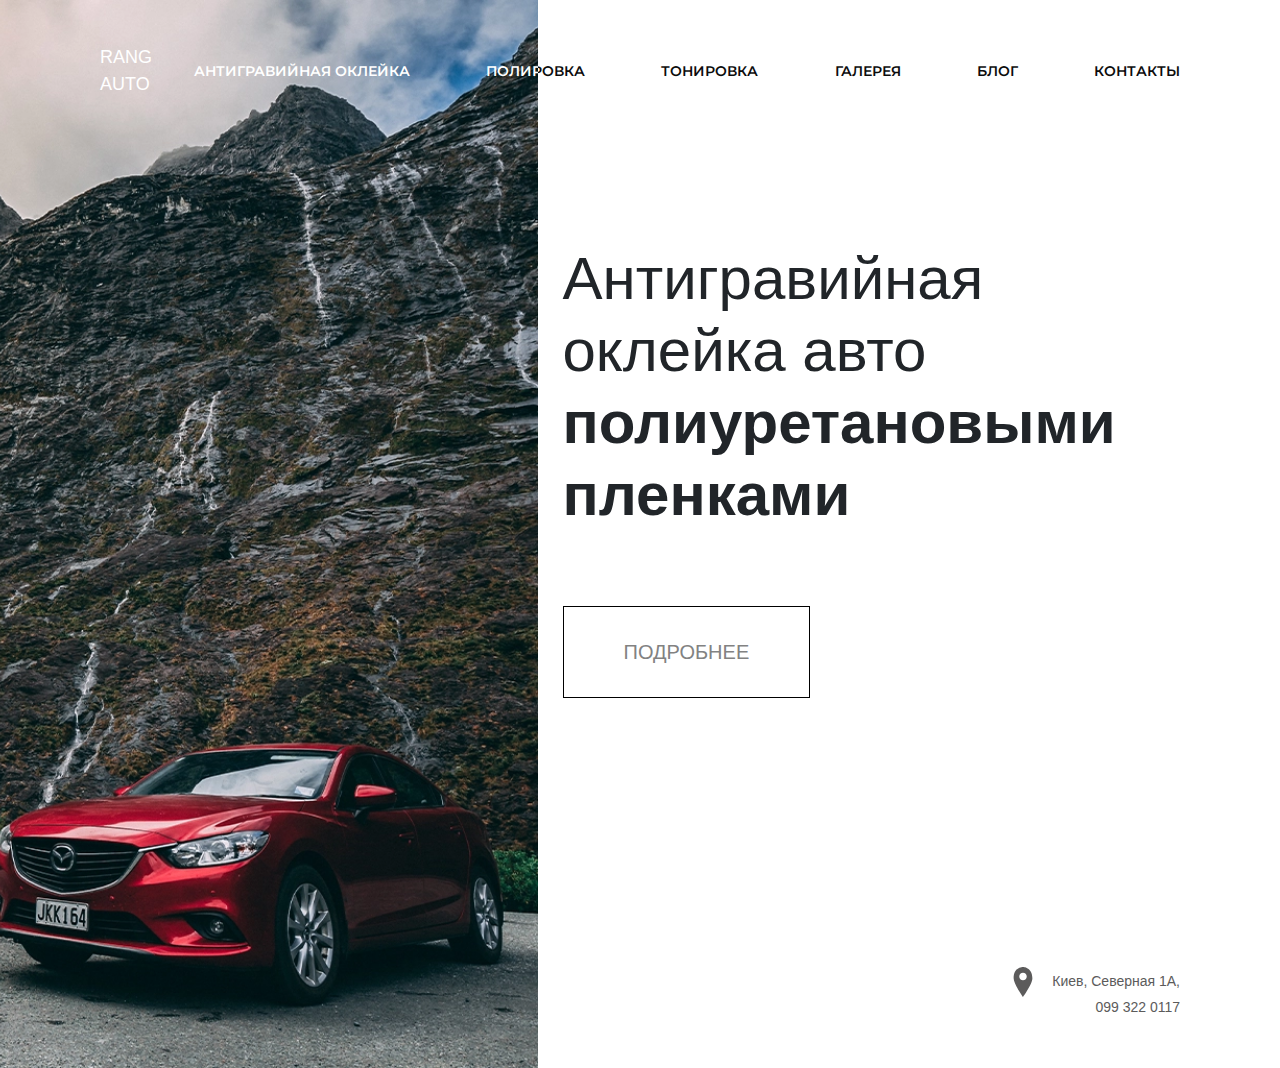
<file: index.html>
<!DOCTYPE html>
<html lang="ru" class="no-js">

<head>
    <meta name="viewport" content="width=device-width, initial-scale = 1">
    <meta charset="utf-8">
    <link rel="preload" href="img/main-page__bg.webp" as="image">
    <link rel="stylesheet" href="css/style.css">
    <script src="libs/modernizr-webp.js" type="text/javascript"></script>
    <title>Range Auto</title>
</head>

<body>
    <svg version="1.1" style="display: none">
     <symbol id="icon-location" viewBox="0 0 32 32">
      <title>location</title>
      <path fill="currentColor" d="M15.938 32c0 0-9.938-14.062-9.938-20.062 0-11.813 9.938-11.938 9.938-11.938s10.062 0.125 10.062 11.875c0 6.187-10.062 20.125-10.062 20.125zM16 6c-2.209 0-4 1.791-4 4s1.791 4 4 4 4-1.791 4-4-1.791-4-4-4z"></path>
    </symbol>
    </svg>
    <div class="main-page page">
        <div class="container">
            <div class="row">
                <div class="col">
                    <nav class="navbar navbar-expand-sm navbar-black d-flex">
                        <a class="navbar-brand" href="#">RANG<br>AUTO</a>
                        <button class="navbar-toggler" type="button" data-toggle="collapse" data-target="#navbarSupportedContent" aria-controls="navbarSupportedContent" aria-expanded="false" aria-label="Toggle navigation">
                        <span class="navbar-toggler-icon"></span>
                      </button>
                        <div class="collapse navbar-collapse" id="navbarSupportedContent">
                            <ul class="navbar-nav justify-content-between">
                                <li class="nav-item">
                                    <a class="nav-link" href="anti-gravel.html">Антигравийная оклейка</a>
                                </li>
                                <li class="nav-item">
                                    <a class="nav-link" href="polishing.html">Полировка</a>
                                </li>
                                <li class="nav-item">
                                    <a class="nav-link" href="tinting.html">Тонировка</a>
                                </li>
                                <li class="nav-item">
                                    <a class="nav-link" href="gallery.html">Галерея</a>
                                </li>
                                <li class="nav-item">
                                    <a class="nav-link" href="blog.html">Блог</a>
                                </li>
                                <li class="nav-item">
                                    <a class="nav-link" href="contacts.html">Контакты</a>
                                </li>
                            </ul>
                        </div>
                    </nav>
                </div>
            </div>
        </div>
        <div class="main-page__bg page__bg">
            <div class="page-width">
                <div class="container">
                    <div class="row">
                        <div class="col">
                            <nav class="navbar-clon d-flex navbar-white">
                                <a class="navbar-brand navbar-white" href="#">RANG<br>AUTO</a>
                                <ul class="navbar-clon__nav d-flex justify-content-between  w-100 p-0 mb-0 ">
                                    <li class="nav-item ">
                                        <a class="nav-link navbar-white" href="anti-gravel.html">Антигравийная оклейка</a>
                                    </li>
                                    <li class="nav-item">
                                        <a class="nav-link navbar-white" href="polishing.html">Полировка</a>
                                    </li>
                                    <li class="nav-item">
                                        <a class="nav-link navbar-white" href="tinting.html">Тонировка</a>
                                    </li>
                                    <li class="nav-item">
                                        <a class="nav-link navbar-white" href="gallery.html">Галерея</a>
                                    </li>
                                    <li class="nav-item">
                                        <a class="nav-link navbar-white" href="blog.html">Блог</a>
                                    </li>
                                    <li class="nav-item">
                                        <a class="nav-link navbar-white" href="contacts.html">Контакты</a>
                                    </li>
                                </ul>

                            </nav>
                        </div>
                    </div>
                </div>
            </div>
        </div>
        <div class="container">


            <div class="row">
                <div class="col-sm-5"></div>
                <div class="col-sm-7 text-center text-sm-left">
                    <div class="main-page__content">
                        <h1 class="main-page__head"> Антигравийная оклейка авто <span>полиуретановыми пленками</span>
                        </h1>
                        <a href="anti-gravel.html" class="btn main-page__btn">Подробнее<a>
                    </a></a></div>
                </div>
            </div>

            <div class="row">
                <div class="col">
                    <div class="contacts main-page__contacts">
                        <svg class="icon-location contacts__icon"><use xlink:href="#icon-location"></use></svg>
                        <span>Киев, Северная 1А,<br> 099 322 0117</span>
                    </div>
                </div>
            </div>
        </div>

    </div>
</body>
<script src="https://code.jquery.com/jquery-3.3.1.slim.min.js"></script>
<script src="libs/bootstrap.min.js" type="text/javascript"></script>
<script src="js/nav-white_width.js" type="text/javascript"></script>


</html>
</file>
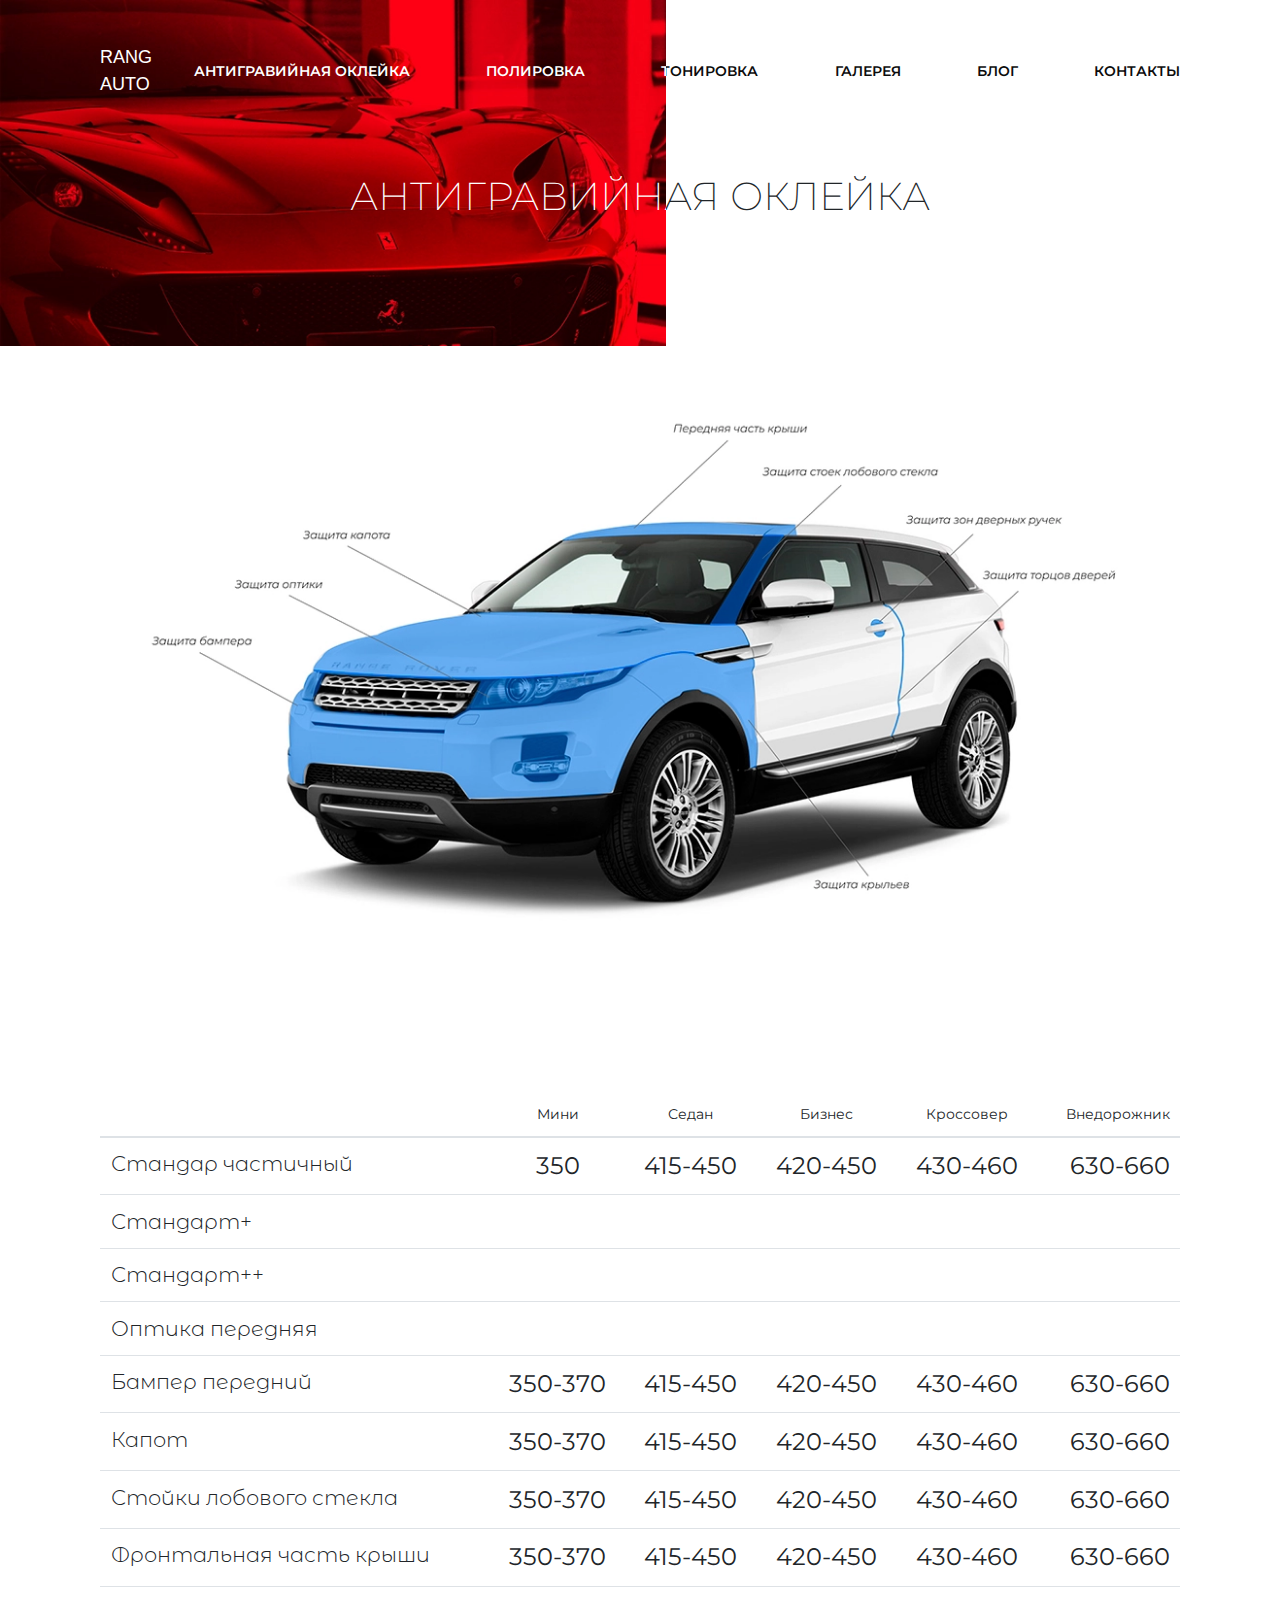
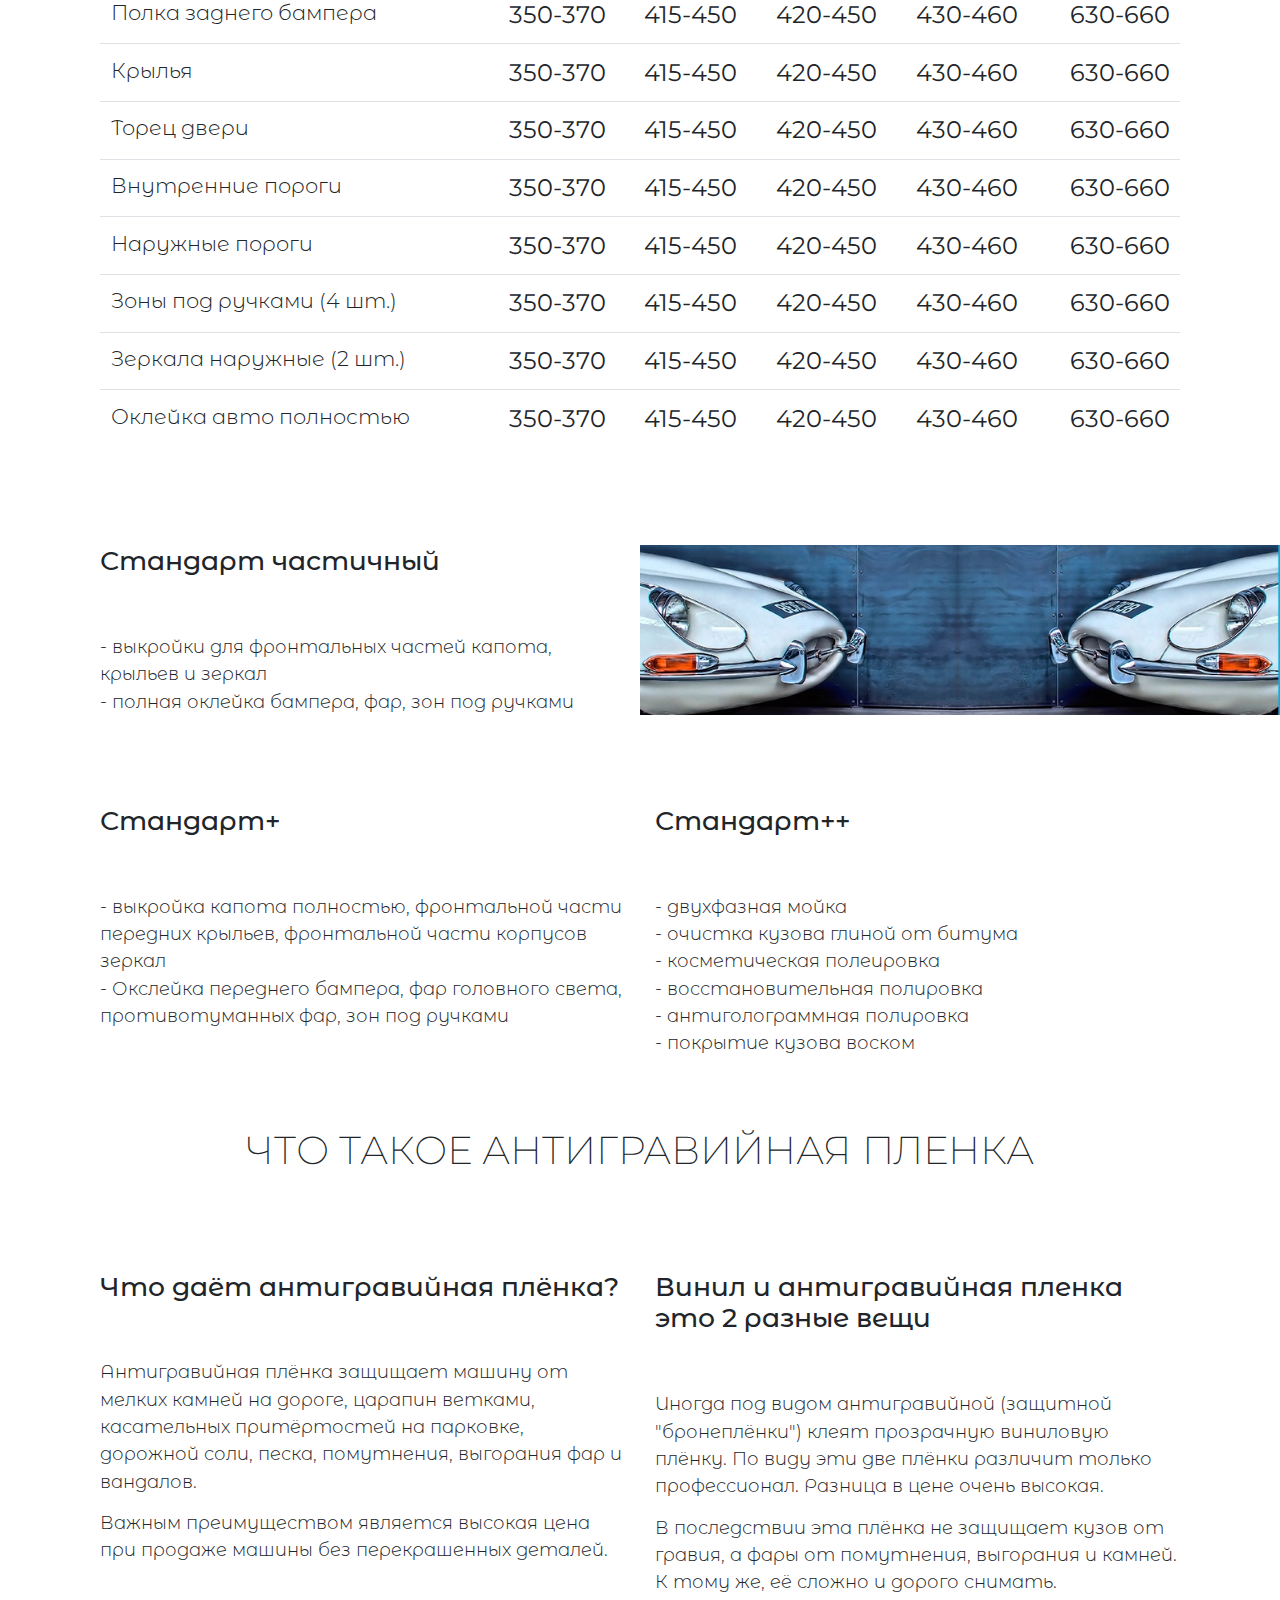
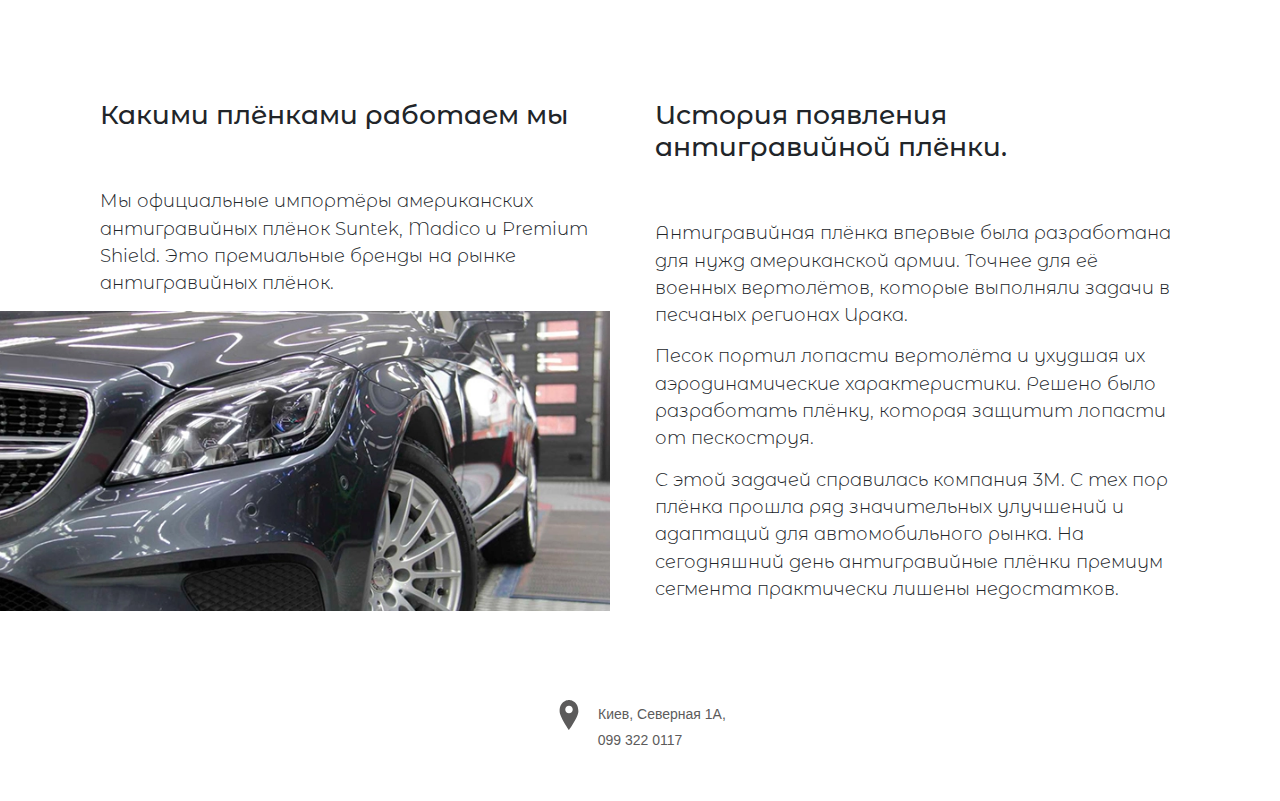
<file: anti-gravel.html>
<!DOCTYPE html>
<html lang="ru" class="no-js">

<head>
    <meta name="viewport" content="width=device-width, initial-scale = 1">
    <meta charset="utf-8">
    <link rel="preload" href="img/anti-gravel__bg.webp" as="image">
    <link rel="stylesheet" href="css/style.css">
    <script src="libs/modernizr-webp.js" type="text/javascript"></script>    
    <title>Range Auto</title>
</head>

<body>
    <svg version="1.1" style="display: none">
    <symbol id="icon-location" viewBox="0 0 32 32">
      <title>location</title>
      <path fill="currentColor" d="M15.938 32c0 0-9.938-14.062-9.938-20.062 0-11.813 9.938-11.938 9.938-11.938s10.062 0.125 10.062 11.875c0 6.187-10.062 20.125-10.062 20.125zM16 6c-2.209 0-4 1.791-4 4s1.791 4 4 4 4-1.791 4-4-1.791-4-4-4z">
      </path>
    </symbol>
  </svg>
    <div class="anti-gravel">
        <div class="anti-gravel__header page">
            <div class="anti-gravel__bg page__bg">
                <div class="page-width">
                    <div class="container">
                        <div class="row">
                            <div class="col">
                                <nav class="navbar-clon d-flex navbar-white">
                                    <a class="navbar-brand navbar-white" href="index.html">RANG<br>AUTO</a>
                                    <ul class="navbar-clon__nav d-flex justify-content-between  w-100 p-0 mb-0 ">
                                        <li class="nav-item ">
                                            <a class="nav-link navbar-white" href="#">Антигравийная оклейка</a>
                                        </li>
                                        <li class="nav-item">
                                            <a class="nav-link navbar-white" href="polishing.html">Полировка</a>
                                        </li>
                                        <li class="nav-item">
                                            <a class="nav-link navbar-white" href="tinting.html">Тонировка</a>
                                        </li>
                                        <li class="nav-item">
                                            <a class="nav-link navbar-white" href="gallery.html">Галерея</a>
                                        </li>
                                        <li class="nav-item">
                                            <a class="nav-link navbar-white" href="blog.html">Блог</a>
                                        </li>
                                        <li class="nav-item">
                                            <a class="nav-link navbar-white" href="contacts.html">Контакты</a>
                                        </li>
                                    </ul>

                                </nav>
                            </div>
                        </div>
                        <div class="row">
                            <div class="col text-center">
                                <h2 class="anti-gravel__head navbar-white">Антигравийная оклейка</h2>
                            </div>
                        </div>
                    </div>
                </div>
            </div>
            <div class="container">
                <div class="row">
                    <div class="col">
                        <nav class="navbar navbar-expand-sm navbar-black d-flex">
                            <a class="navbar-brand" href="index.html">RANG<br>AUTO</a>
                            <button class="navbar-toggler" type="button" data-toggle="collapse" data-target="#navbarSupportedContent" aria-controls="navbarSupportedContent" aria-expanded="false" aria-label="Toggle navigation">
                <span class="navbar-toggler-icon"></span>
              </button>
                            <div class="collapse navbar-collapse" id="navbarSupportedContent">
                                <ul class="navbar-nav justify-content-between">
                                    <li class="nav-item">
                                        <a class="nav-link" href="#">Антигравийная оклейка</a>
                                    </li>
                                    <li class="nav-item">
                                        <a class="nav-link" href="polishing.html">Полировка</a>
                                    </li>
                                    <li class="nav-item">
                                        <a class="nav-link" href="tinting.html">Тонировка</a>
                                    </li>
                                    <li class="nav-item">
                                        <a class="nav-link" href="gallery.html">Галерея</a>
                                    </li>
                                    <li class="nav-item">
                                        <a class="nav-link" href="blog.html">Блог</a>
                                    </li>
                                    <li class="nav-item">
                                        <a class="nav-link" href="contacts.html">Контакты</a>
                                    </li>
                                </ul>
                            </div>
                        </nav>
                    </div>
                </div>
                <div class="row">
                    <div class="col text-center">
                        <h2 class="anti-gravel__head">Антигравийная оклейка</h2>
                    </div>
                </div>
            </div>
        </div>
        <div class="container">
            <div class="row">
                <div class="col">
                    <picture>
                        <source type="image/webp" srcset="img/anti-gravel__visual.webp">
                        <source type="image/jpeg" srcset="img/anti-gravel__visual.jpg">
                        <img src="img/anti-gravel__visual.jpg" class="anti-gravel__visual" alt="anti-gravel__visual">
                    </picture>                                             
                </div>
            </div>
        </div>
        <div class="container">
            <div class="row">
                <div class="col table__wrapper anti-gravel__table">
                    <table class="table">
                        <thead>
                            <tr>
                                <th></th>
                                <th><small>Мини</small></th>
                                <th><small>Седан</small></th>
                                <th><small>Бизнес</small></th>
                                <th><small>Кроссовер</small></th>
                                <th><small>Внедорожник</small></th>
                            </tr>
                        </thead>
                        <tbody>
                            <tr>
                                <td>Стандар частичный</td>
                                <td>350</td>
                                <td>415-450</td>
                                <td>420-450</td>
                                <td>430-460</td>
                                <td>630-660</td>
                            </tr>
                            <tr>
                                <td>Стандарт+</td>
                                <td></td>
                                <td></td>
                                <td></td>
                                <td></td>
                                <td></td>
                            </tr>
                            <tr>
                                <td>Стандарт++</td>
                                <td></td>
                                <td></td>
                                <td></td>
                                <td></td>
                                <td></td>
                            </tr>
                            <tr>
                                <td>Оптика передняя</td>
                                <td></td>
                                <td></td>
                                <td></td>
                                <td></td>
                                <td></td>
                            </tr>
                            <tr>
                                <td>Бампер передний</td>
                                <td>350-370</td>
                                <td>415-450</td>
                                <td>420-450</td>
                                <td>430-460</td>
                                <td>630-660</td>
                            </tr>
                            <tr>
                                <td>Капот</td>
                                <td>350-370</td>
                                <td>415-450</td>
                                <td>420-450</td>
                                <td>430-460</td>
                                <td>630-660</td>
                            </tr>
                            <tr>
                                <td>Стойки лобового стекла</td>
                                <td>350-370</td>
                                <td>415-450</td>
                                <td>420-450</td>
                                <td>430-460</td>
                                <td>630-660</td>
                            </tr>
                            <tr>
                                <td>Фронтальная часть крыши</td>
                                <td>350-370</td>
                                <td>415-450</td>
                                <td>420-450</td>
                                <td>430-460</td>
                                <td>630-660</td>
                            </tr>
                            <tr>
                                <td>Полка заднего бампера</td>
                                <td>350-370</td>
                                <td>415-450</td>
                                <td>420-450</td>
                                <td>430-460</td>
                                <td>630-660</td>
                            </tr>
                            <tr>
                                <td>Крылья</td>
                                <td>350-370</td>
                                <td>415-450</td>
                                <td>420-450</td>
                                <td>430-460</td>
                                <td>630-660</td>
                            </tr>
                            <tr>
                                <td>Торец двери</td>
                                <td>350-370</td>
                                <td>415-450</td>
                                <td>420-450</td>
                                <td>430-460</td>
                                <td>630-660</td>
                            </tr>
                            <tr>
                                <td>Внутренние пороги</td>
                                <td>350-370</td>
                                <td>415-450</td>
                                <td>420-450</td>
                                <td>430-460</td>
                                <td>630-660</td>
                            </tr>
                            <tr>
                                <td>Наружные пороги</td>
                                <td>350-370</td>
                                <td>415-450</td>
                                <td>420-450</td>
                                <td>430-460</td>
                                <td>630-660</td>
                            </tr>
                            <tr>
                                <td>Зоны под ручками (4 шт.)</td>
                                <td>350-370</td>
                                <td>415-450</td>
                                <td>420-450</td>
                                <td>430-460</td>
                                <td>630-660</td>
                            </tr>
                            <tr>
                                <td>Зеркала наружные (2 шт.)</td>
                                <td>350-370</td>
                                <td>415-450</td>
                                <td>420-450</td>
                                <td>430-460</td>
                                <td>630-660</td>
                            </tr>
                            <tr>
                                <td>Оклейка авто полностью</td>
                                <td>350-370</td>
                                <td>415-450</td>
                                <td>420-450</td>
                                <td>430-460</td>
                                <td>630-660</td>
                            </tr>
                        </tbody>
                    </table>
                </div>
            </div>
            <div class="row">
                <div class="col-sm-6 col-12">
                    <h3 class="mt-0">Стандарт частичный</h3>
                    <ul class="des">
                        <li>- выкройки для фронтальных частей капота, крыльев и зеркал</li>
                        <li>- полная оклейка бампера, фар, зон под ручками</li>
                    </ul>
                </div>
                <div class="col-sm-6 col-12 anti-gravel__car">
                    <div class="page-width anti-gravel__car-wrap">
                        <picture>
                            <source type="image/webp" srcset="img/anti-gravel__car.webp">
                            <source type="image/jpeg" srcset="img/anti-gravel__car.jpg">
                            <img src="img/anti-gravel__car.jpg" alt="anti-gravel__car">
                        </picture>                         
                    </div>
                </div>
                <div class="col-sm-6 col-12">
                    <h3>Стандарт+</h3>
                    <ul class="des">
                        <li>- выкройка капота полностью, фронтальной части передних крыльев, фронтальной части корпусов зеркал</li>
                        <li>- Окслейка переднего бампера, фар головного света, противотуманных фар, зон под ручками</li>
                    </ul>
                </div>
                <div class="col-sm-6 col-12">
                    <h3>Стандарт++</h3>
                    <ul class="des">
                        <li>- двухфазная мойка</li>
                        <li>- очистка кузова глиной от битума</li>
                        <li>- косметическая полеировка</li>
                        <li>- восстановительная полировка</li>
                        <li>- антиголограммная полировка</li>
                        <li>- покрытие кузова воском</li>
                    </ul>
                </div>
            </div>
            <div class="row">
                <div class="col text-center">
                    <h2>ЧТО ТАКОЕ АНТИГРАВИЙНАЯ ПЛЕНКА</h2>
                </div>
            </div>
            <div class="row">
                <div class="col-sm-6 col-12">
                    <h3>Что даёт антигравийная плёнка?</h3>
                    <div class="des">
                        <p>Антигравийная плёнка защищает машину от мелких камней на дороге, царапин ветками, касательных притёртостей на парковке, дорожной соли, песка, помутнения, выгорания фар и вандалов. </p>
                        <p>Важным преимуществом является высокая цена при продаже машины без перекрашенных деталей.</p>
                    </div>
                </div>
                <div class="col-sm-6 col-12">
                    <h3>Винил и антигравийная пленка это 2 разные вещи</h3>
                    <div class="des">
                        <p>Иногда под видом антигравийной (защитной "бронеплёнки") клеят прозрачную виниловую плёнку. По виду эти две плёнки различит только профессионал. Разница в цене очень высокая. </p>
                        <p>В последствии эта плёнка не защищает кузов от гравия, а фары от помутнения, выгорания и камней. К тому же, её сложно и дорого снимать.</p>
                    </div>
                </div>
                <div class="col-sm-6 col-12 anti-gravel__car">
                    <h3>Какими плёнками работаем мы</h3>
                    <div class="des">
                        <p>Мы официальные импортёры американских антигравийных плёнок Suntek, Madico и Premium Shield. Это премиальные бренды на рынке антигравийных плёнок. </p>
                        <div class="page-width anti-gravel__car-wrap--left">
                            <picture>
                                <source type="image/webp" srcset="img/anti-gravel__mers.webp">
                                <source type="image/jpeg" srcset="img/anti-gravel__mers.jpg">
                                <img src="img/anti-gravel__mers.jpg" alt="anti-gravel__mers">
                            </picture>                              
                        </div>
                    </div>
                </div>
                <div class="col-sm-6 col-12">
                    <h3>История появления антигравийной плёнки.</h3>
                    <div class="des">
                        <p>Антигравийная плёнка впервые была разработана для нужд американской армии. Точнее для её военных вертолётов, которые выполняли задачи в песчаных регионах Ирака. </p>
                        <p>Песок портил лопасти вертолёта и ухудшая их аэродинамические характеристики. Решено было разработать плёнку, которая защитит лопасти от пескоструя. </p>
                        <p>С этой задачей справилась компания 3М. С тех пор плёнка прошла ряд значительных улучшений и адаптаций для автомобильного рынка. На сегодняшний день антигравийные плёнки премиум сегмента практически лишены недостатков. </p>
                    </div>
                </div>
            </div>
            <div class="row">
                <div class="col">
                    <div class="contacts">
                        <svg class="icon-location contacts__icon"><use xlink:href="#icon-location"></use></svg>
                        <span>Киев, Северная 1А,<br> 099 322 0117</span>
                    </div>
                </div>
            </div>
        </div>
    </div>
</body>
<script src="https://code.jquery.com/jquery-3.3.1.slim.min.js"></script>
<script src="libs/bootstrap.min.js" type="text/javascript"></script>
<script src="js/nav-white_width.js" type="text/javascript"></script>

</html>
</file>
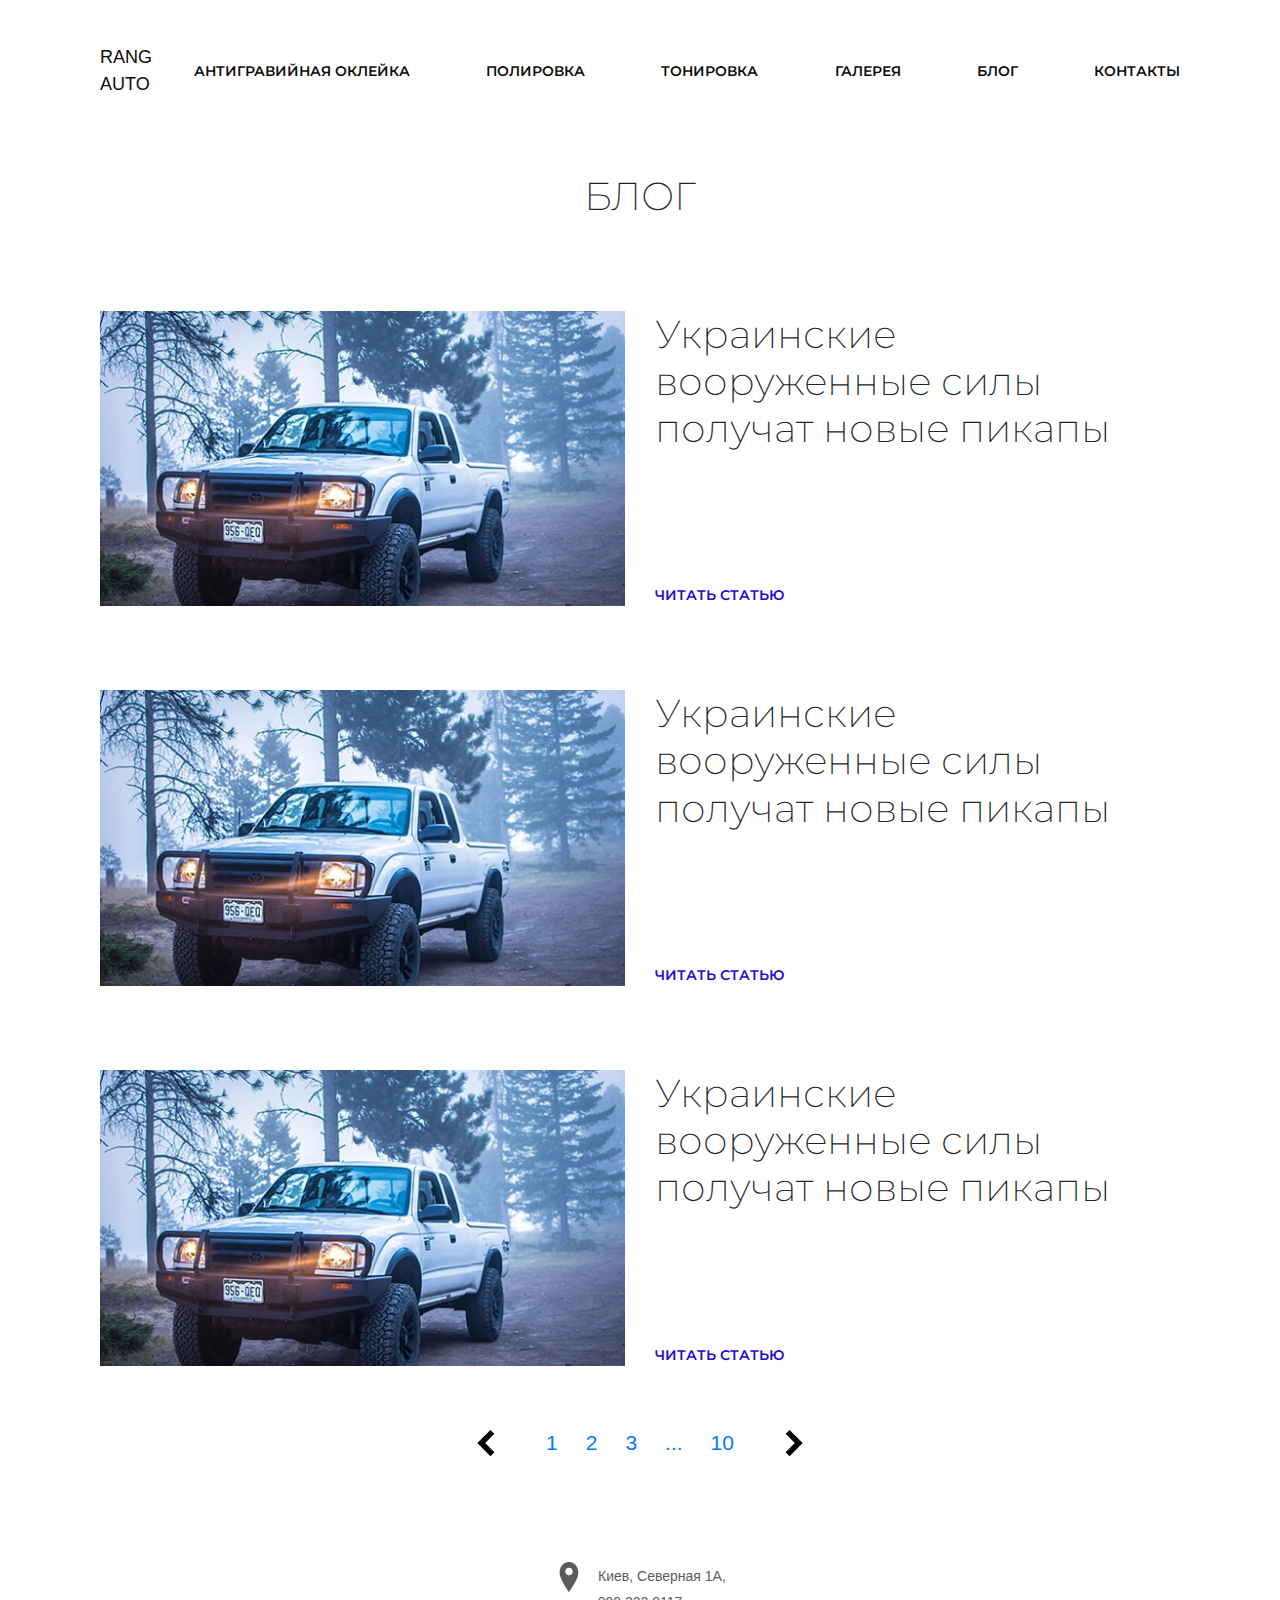
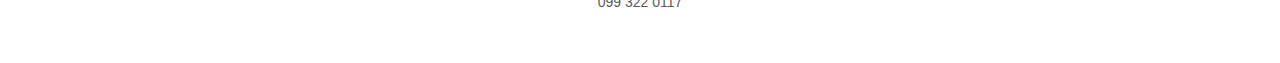
<file: blog.html>
<!DOCTYPE html>
<html lang="ru" class="no-js">

<head>
    <meta name="viewport" content="width=device-width, initial-scale = 1">
    <meta charset="utf-8">
    <link rel="stylesheet" href="css/style.css">
    <script src="libs/modernizr-webp.js" type="text/javascript"></script>    
    <title>Range Auto</title>
</head>

<body>
    <svg version="1.1" style="display: none">
    <symbol id="icon-location" viewBox="0 0 32 32">
      <title>location</title>
      <path fill="currentColor" d="M15.938 32c0 0-9.938-14.062-9.938-20.062 0-11.813 9.938-11.938 9.938-11.938s10.062 0.125 10.062 11.875c0 6.187-10.062 20.125-10.062 20.125zM16 6c-2.209 0-4 1.791-4 4s1.791 4 4 4 4-1.791 4-4-1.791-4-4-4z">
      </path>
    </symbol>
    <symbol id="icon-left" viewBox="0 0 32 32">
        <title>left</title>
        <path d="M14 9l-3-3-10 10 10 10 3-3-7-7z"></path>        
    </symbol>
    <symbol id="icon-right" viewBox="0 0 32 32">
        <title>right</title>
        <path d="M18 23l3 3 10-10-10-10-3 3 7 7z"></path>      
    </symbol>
  </svg>
    <div class="blog-page">
        <div class="container">
            <div class="row">
                <div class="col">
                    <nav class="navbar navbar-expand-sm navbar-black">
                        <a class="navbar-brand" href="index.html">RANG<br>AUTO</a>
                        <button class="navbar-toggler" type="button" data-toggle="collapse" data-target="#navbarSupportedContent" aria-controls="navbarSupportedContent" aria-expanded="false" aria-label="Toggle navigation">
              <span class="navbar-toggler-icon"></span>
            </button>
                        <div class="collapse navbar-collapse" id="navbarSupportedContent">
                            <ul class="navbar-nav justify-content-between">
                                <li class="nav-item">
                                    <a class="nav-link" href="anti-gravel.html">Антигравийная оклейка</a>
                                </li>
                                <li class="nav-item">
                                    <a class="nav-link" href="polishing.html">Полировка</a>
                                </li>
                                <li class="nav-item">
                                    <a class="nav-link" href="tinting.html">Тонировка</a>
                                </li>
                                <li class="nav-item">
                                    <a class="nav-link" href="gallery.html">Галерея</a>
                                </li>
                                <li class="nav-item">
                                    <a class="nav-link" href="#">Блог</a>
                                </li>
                                <li class="nav-item">
                                    <a class="nav-link" href="contacts.html">Контакты</a>
                                </li>
                            </ul>
                        </div>
                    </nav>
                </div>
            </div>
            <div class="row">
                <div class="col text-center">
                    <h2 class="gallery__head">Блог</h2>
                </div>
            </div>
            <div class="row blog__article">
                <div class="col-md-6">
                    <picture>
                        <source type="image/webp" srcset="img/pickup.webp">
                        <source type="image/jpeg" srcset="img/pickup.jpg">
                        <img src="img/pickup.jpg" class="blog__img" alt="pickup">
                    </picture>    
                    
                </div>
                <div class="col-md-6 blog__text">
                    <h2 class="blog__head">Украинские вооруженные силы получат новые пикапы</h2>
                    <a class="blog__link">Читать статью</a>
                </div>
            </div>
            <div class="row blog__article">
                <div class="col-md-6">
                    <picture>
                        <source type="image/webp" srcset="img/pickup.webp">
                        <source type="image/jpeg" srcset="img/pickup.jpg">
                        <img src="img/pickup.jpg" class="blog__img" alt="pickup">
                    </picture>
                   
                </div>
                <div class="col-md-6 blog__text">
                    <h2 class="blog__head">Украинские вооруженные силы получат новые пикапы</h2>
                    <a class="blog__link">Читать статью</a>
                </div>
            </div>
            <div class="row blog__article">
                <div class="col-md-6">
                        <picture>
                            <source type="image/webp" srcset="img/pickup.webp">
                            <source type="image/jpeg" srcset="img/pickup.jpg">
                            <img src="img/pickup.jpg" class="blog__img" alt="pickup">
                        </picture>    
                </div>
                <div class="col-md-6 blog__text">
                    <h2 class="blog__head">Украинские вооруженные силы получат новые пикапы</h2>
                    <a class="blog__link">Читать статью</a>
                </div>
            </div>
            <div class="row">
                <div class="col">
                    <ul class="pagination justify-content-center blog__pagination">
                        <li class="pagination__item">
                            <a class="pagination__link" href="#" aria-label="Previous">
                                <svg class="pagination__arrow"><use xlink:href="#icon-left"></use></svg>
                            </a>
                        </li>
                        <li class="pagination__item"><a class="pagination__link" href="#">1</a></li>
                        <li class="pagination__item"><a class="pagination__link" href="#">2</a></li>
                        <li class="pagination__item"><a class="pagination__link" href="#">3</a></li>
                        <li class="pagination__item"><a class="pagination__link" href="#">...</a></li>
                        <li class="pagination__item"><a class="pagination__link" href="#">10</a></li>
                        <li class="pagination__item">
                            <a class="pagination__link" href="#" aria-label="Next">
                                <svg class="pagination__arrow"><use xlink:href="#icon-right"></use></svg>
                            </a>
                        </li>
                    </ul>
                </div>
            </div>
        </div>

        <div class="row">
            <div class="col">
                <div class="contacts">
                    <svg class="icon-location contacts__icon">
            <use xlink:href="#icon-location"></use>
          </svg>
                    <span>Киев, Северная 1А,<br> 099 322 0117</span>
                </div>
            </div>
        </div>


    </div>
</body>
<script src="https://code.jquery.com/jquery-3.3.1.slim.min.js"></script>
<script src="libs/bootstrap.min.js" type="text/javascript"></script>
<script src="libs/slick-1.8.1/slick.min.js"></script>


<script type="text/javascript">
    $('.gallery__slider').slick({
        slidesToShow: 3,
        slidesToScroll: 1,
        dots: true,
        dotsClass: 'gallery__dots',
        centerMode: true,
        focusOnSelect: true,
        variableWidth: true,
        responsive: [{
            breakpoint: 768,
            settings: {
                dots: false
            }
        }]
    });
</script>

</html>
</file>
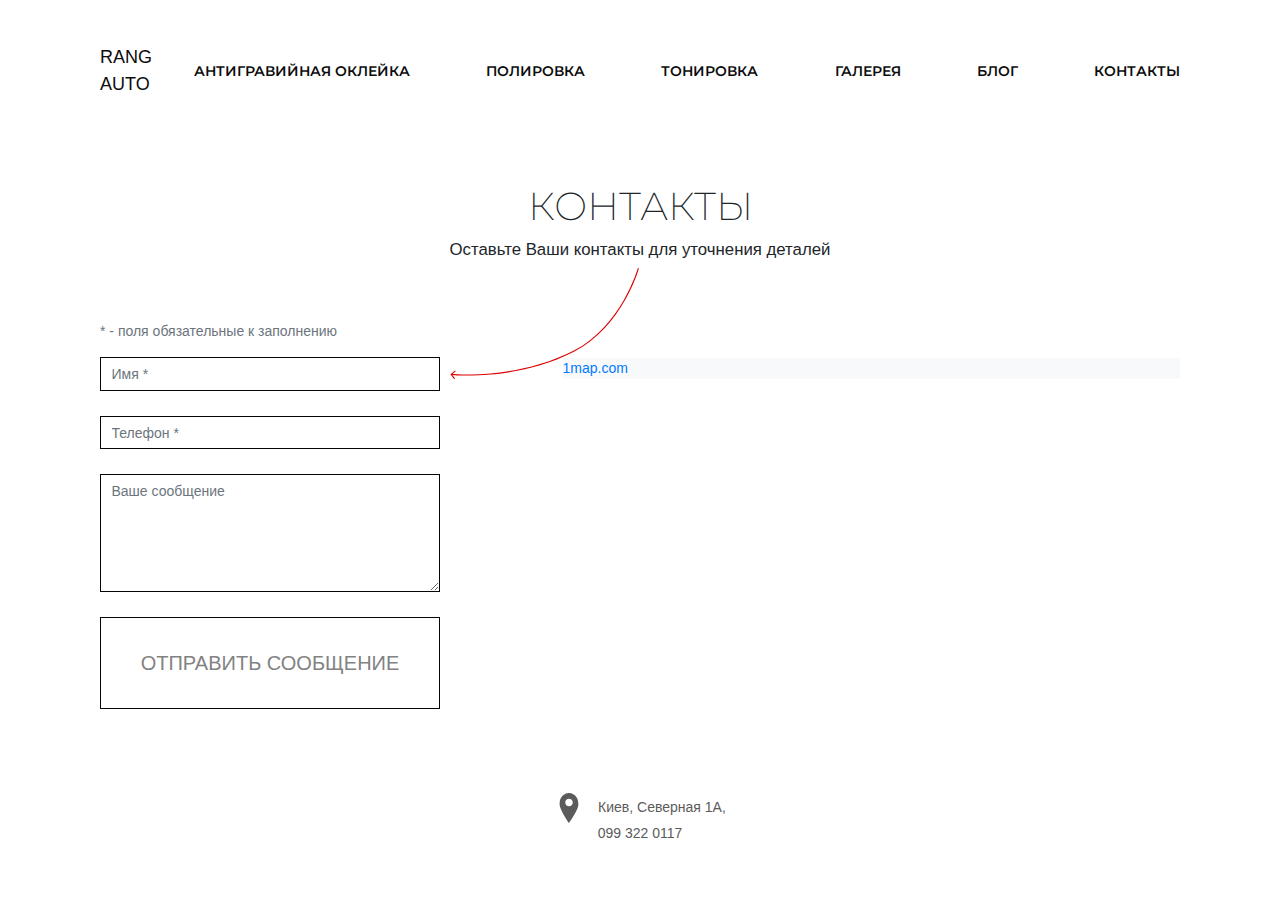
<file: contacts.html>
<!DOCTYPE html>
<html lang="ru" class="no-js">

<head>
    <meta name="viewport" content="width=device-width, initial-scale = 1">
    <meta charset="utf-8">
    <link rel="stylesheet" href="css/style.css">
    <script src="libs/modernizr-webp.js" type="text/javascript"></script>    
    <title>Range Auto</title>
</head>

<body>
    <svg version="1.1" style="display: none">
    <symbol id="icon-location" viewBox="0 0 32 32">
      <title>location</title>
      <path fill="currentColor" d="M15.938 32c0 0-9.938-14.062-9.938-20.062 0-11.813 9.938-11.938 9.938-11.938s10.062 0.125 10.062 11.875c0 6.187-10.062 20.125-10.062 20.125zM16 6c-2.209 0-4 1.791-4 4s1.791 4 4 4 4-1.791 4-4-1.791-4-4-4z">
      </path>
    </symbol>
  </svg>
    <div class="contacts-page">
        <div class="container">
            <div class="row">
                <div class="col">
                    <nav class="navbar navbar-expand-sm navbar-black">
                        <a class="navbar-brand" href="index.html">RANG<br>AUTO</a>
                        <button class="navbar-toggler" type="button" data-toggle="collapse" data-target="#navbarSupportedContent" aria-controls="navbarSupportedContent" aria-expanded="false" aria-label="Toggle navigation">
              <span class="navbar-toggler-icon"></span>
            </button>
                        <div class="collapse navbar-collapse" id="navbarSupportedContent">
                            <ul class="navbar-nav justify-content-between">
                                <li class="nav-item">
                                    <a class="nav-link" href="anti-gravel.html">Антигравийная оклейка</a>
                                </li>
                                <li class="nav-item">
                                    <a class="nav-link" href="polishing.html">Полировка</a>
                                </li>
                                <li class="nav-item">
                                    <a class="nav-link" href="tinting.html">Тонировка</a>
                                </li>
                                <li class="nav-item">
                                    <a class="nav-link" href="gallery.html">Галерея</a>
                                </li>
                                <li class="nav-item">
                                    <a class="nav-link" href="blog.html">Блог</a>
                                </li>
                                <li class="nav-item">
                                    <a class="nav-link" href="#">Контакты</a>
                                </li>
                            </ul>
                        </div>
                    </nav>
                </div>
            </div>
            <div class="row">
                <div class="col text-center">
                    <h2 class="contacts-page__head">Контакты</h2>
                    <p class="contacts-page__des">Оставьте Ваши контакты для уточнения деталей</p>
                </div>
            </div>

            <div class="row">
                <div class="col-md-4 col-12">
                    <form action="" class="contacts-page__form">
                        <small id="formHelp" class="form-text text-muted">* - поля обязательные к заполнению</small>
                        <input type="text" class="form-control contacts-page__name" id="Name" placeholder="Имя *">
                        <input type="tel" class="form-control" id="Phone" placeholder="Телефон *">
                        <textarea class="form-control" id="Textarea1" rows="5" placeholder="Ваше сообщение"></textarea>
                        <button type="submit" class="btn contacts-page__btn">Отправить сообщение</button>
                    </form>
                </div>
                <div class="col-md-1 col-0"></div>
                <div class="col-md-7 col-12">
                    <div id="wrapper-9cd199b9cc5410cd3b1ad21cab2e54d3" class="map">
                        <div id="map-9cd199b9cc5410cd3b1ad21cab2e54d3"></div>
                        <script>
                            (function() {
                                var setting = {
                                    "height": 350,
                                    "width": 792,
                                    "zoom": 16,
                                    "queryString": "улица Северная, 1а, Киев, Украина",
                                    "place_id": "EjrRg9C70LjRhtCwINCh0LXQstC10YDQvdCw0Y8sIDHQsCwg0JrQuNC10LIsINCj0LrRgNCw0LjQvdCwIjASLgoUChIJezfZpEjS1EARcciqujYJ4zAQASoUChIJy4bvVkjS1EARza4kRXTACdg",
                                    "satellite": false,
                                    "centerCoord": [50.52732636701049, 30.50682543678577],
                                    "cid": "0xbe8651b367595567",
                                    "cityUrl": "/ukraine/oseshchino-452101",
                                    "id": "map-9cd199b9cc5410cd3b1ad21cab2e54d3",
                                    "embed_id": "107322"
                                };
                                var d = document;
                                var s = d.createElement('script');
                                s.src = 'https://1map.com/js/script-for-user.js?embed_id=107322';
                                s.async = true;
                                s.onload = function(e) {
                                    window.OneMap.initMap(setting)
                                };
                                var to = d.getElementsByTagName('script')[0];
                                to.parentNode.insertBefore(s, to);
                            })();
                        </script><a href="https://1map.com/map-embed?embed_id=107322">1map.com</a>
                    </div>
                </div>
            </div>
        </div>
        <div class="row">
            <div class="col">
                <div class="contacts">
                    <svg class="icon-location contacts__icon">
            <use xlink:href="#icon-location"></use>
          </svg>
                    <span>Киев, Северная 1А,<br> 099 322 0117</span>
                </div>
            </div>
        </div>


    </div>
</body>
<script src="https://code.jquery.com/jquery-3.3.1.slim.min.js"></script>
<script src="libs/bootstrap.min.js" type="text/javascript"></script>
<script src="libs/slick-1.8.1/slick.min.js"></script>
<script src="js/nav-white_width.js" type="text/javascript"></script>

<script type="text/javascript">
    $('.gallery__slider').slick({
        slidesToShow: 3,
        slidesToScroll: 1,
        dots: true,
        dotsClass: 'reviews__dots',
        centerMode: true,
        focusOnSelect: true,
        variableWidth: true,
    });
</script>

</html>
</file>
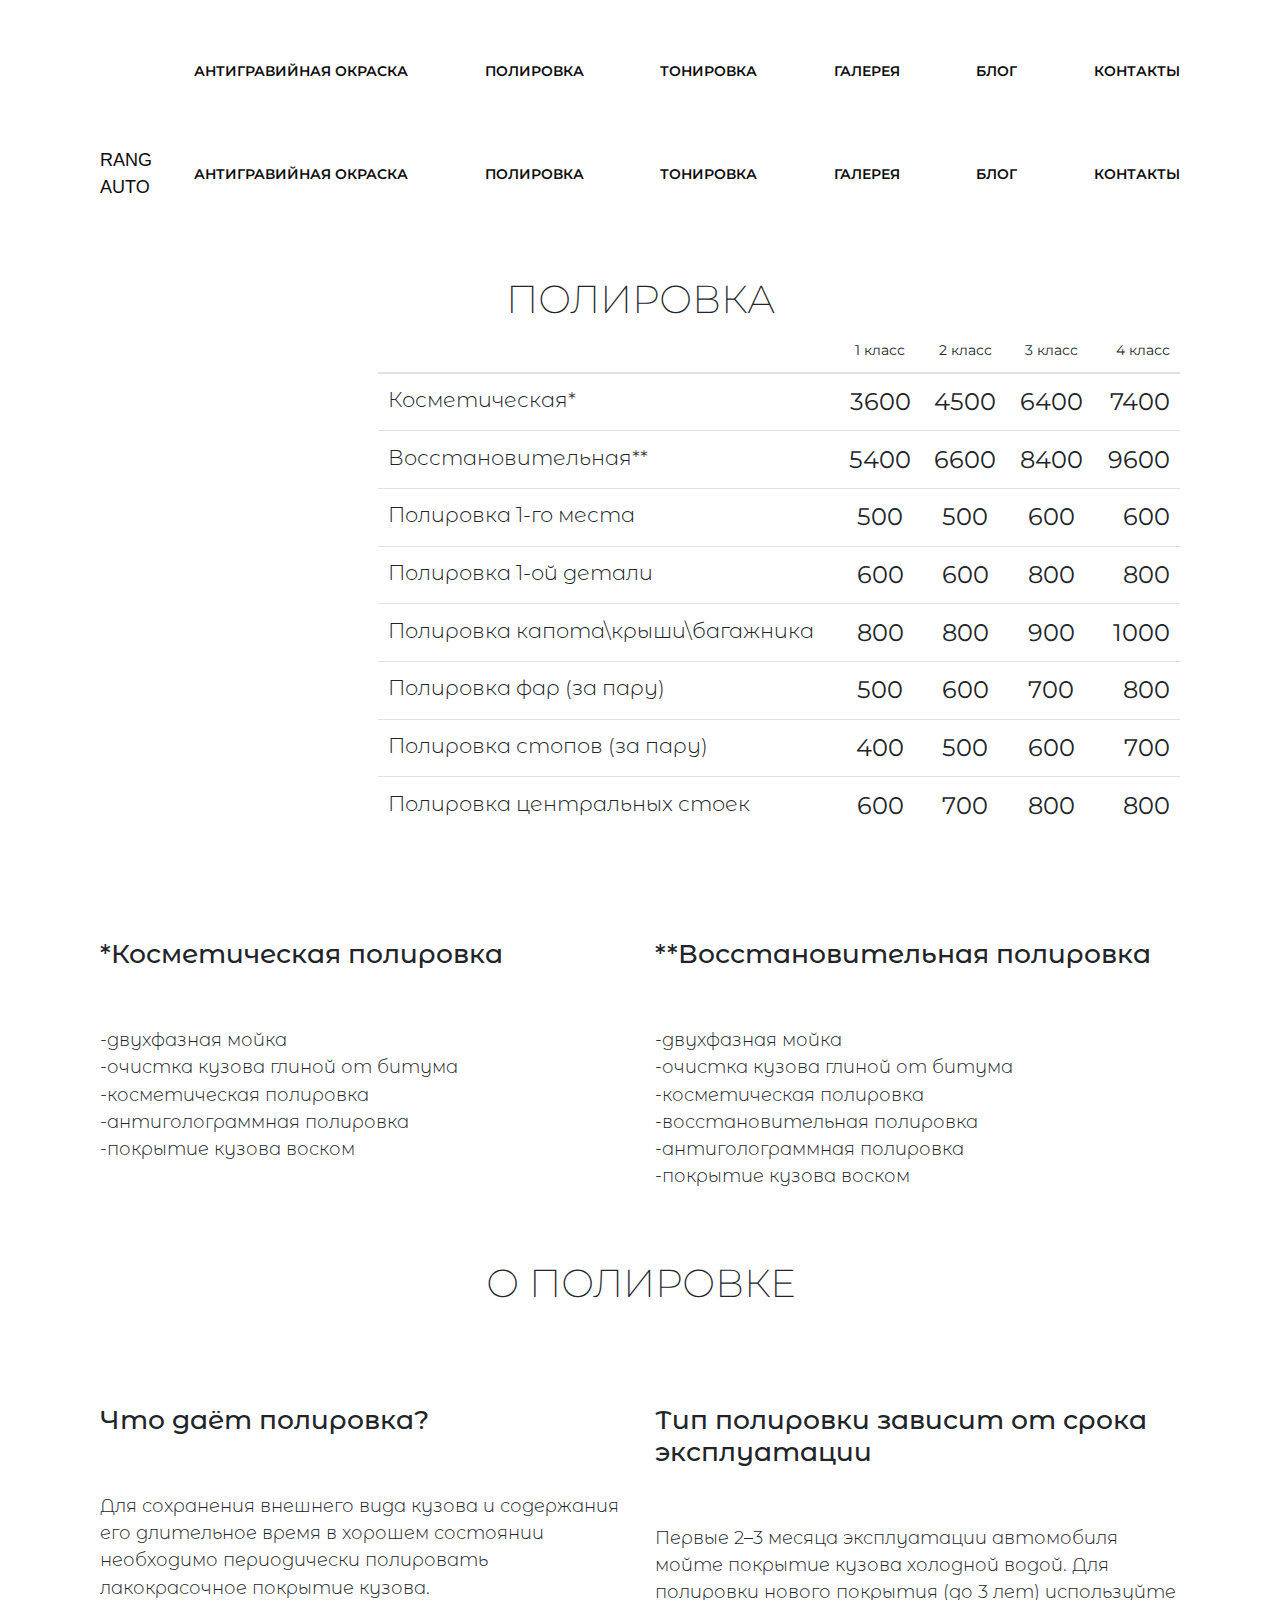
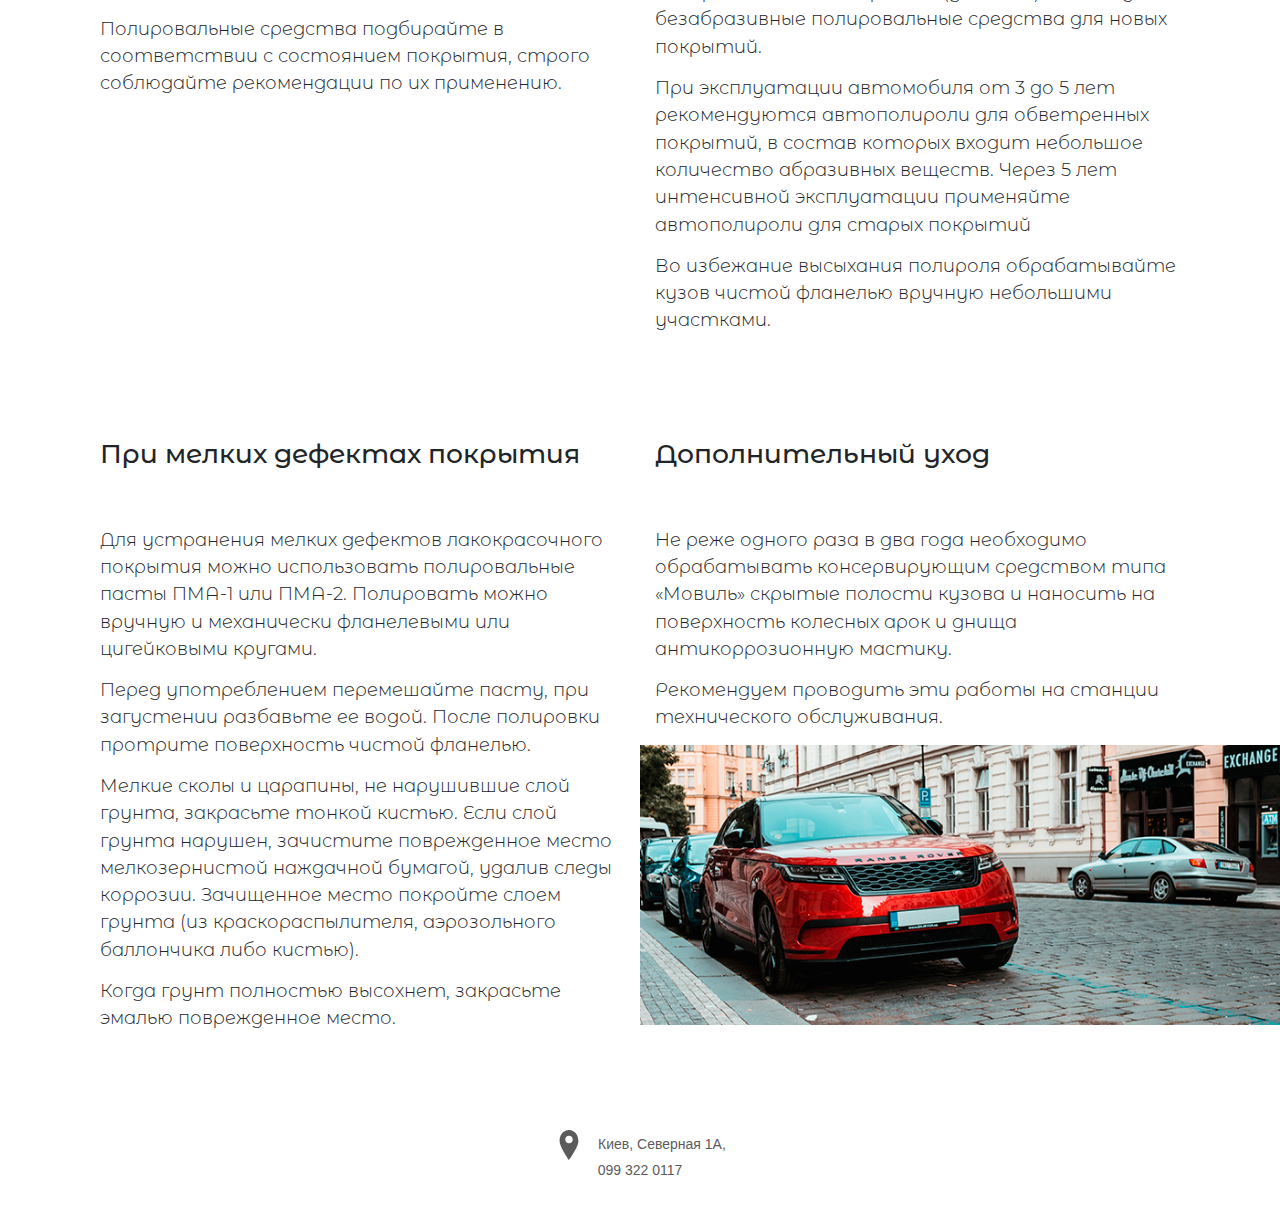
<file: polishing — копия.html>
<!DOCTYPE html>
<html lang="ru">

<head>
  <meta name="viewport" content="width=device-width, initial-scale = 1">
  <meta charset="utf-8">
  <link rel="stylesheet" href="css/style.css">
  <link href="https://fonts.googleapis.com/css?family=Open+Sans:300,400,700&amp;subset=cyrillic" rel="stylesheet">
  <title>Range Auto</title>
</head>

<body>
  <svg version="1.1" style="display: none">
    <symbol id="icon-location" viewBox="0 0 32 32">
      <title>location</title>
      <path fill="currentColor" d="M15.938 32c0 0-9.938-14.062-9.938-20.062 0-11.813 9.938-11.938 9.938-11.938s10.062 0.125 10.062 11.875c0 6.187-10.062 20.125-10.062 20.125zM16 6c-2.209 0-4 1.791-4 4s1.791 4 4 4 4-1.791 4-4-1.791-4-4-4z">
      </path>
    </symbol>
  </svg>
  <div class="polishing-page">
    <div class="polishing-page__header">
      <div class="polishing-page__bg">
        <div class="page-width">
          <div class="container">
            <div class="row">
              <div class="col">
                <nav class="navbar-clon d-flex">
                  <a class="navbar-brand navbar-white" href="index.html">RANG<br>AUTO</a>
                  <ul class="navbar-clon__nav d-flex justify-content-between  w-100 p-0 mb-0 ">
                    <li class="nav-item ">
                      <a class="nav-link navbar-white" href="#">Антигравийная окраска</a>
                    </li>
                    <li class="nav-item">
                      <a class="nav-link navbar-white" href="#">Полировка</a>
                    </li>
                    <li class="nav-item">
                      <a class="nav-link navbar-white" href="#">Тонировка</a>
                    </li>
                    <li class="nav-item">
                      <a class="nav-link navbar-white" href="gallery.html">Галерея</a>
                    </li>
                    <li class="nav-item">
                      <a class="nav-link navbar-white" href="#">Блог</a>
                    </li>
                    <li class="nav-item">
                      <a class="nav-link navbar-white" href="#">Контакты</a>
                    </li>
                  </ul>

                </nav>
              </div>
            </div>
          </div>
        </div>
      </div>
      <div class="container">
        <div class="row">
          <div class="col">
            <nav class="navbar navbar-expand-md navbar-black d-flex">
              <a class="navbar-brand" href="index.html">RANG<br>AUTO</a>
              <button class="navbar-toggler" type="button" data-toggle="collapse" data-target="#navbarSupportedContent" aria-controls="navbarSupportedContent" aria-expanded="false" aria-label="Toggle navigation">
                <span class="navbar-toggler-icon"></span>
              </button>
              <div class="collapse navbar-collapse" id="navbarSupportedContent">
                <ul class="navbar-nav justify-content-between">
                  <li class="nav-item">
                    <a class="nav-link" href="#">Антигравийная окраска</a>
                  </li>
                  <li class="nav-item">
                    <a class="nav-link" href="#">Полировка</a>
                  </li>
                  <li class="nav-item">
                    <a class="nav-link" href="tinting.html">Тонировка</a>
                  </li>
                  <li class="nav-item">
                    <a class="nav-link" href="gallery.html">Галерея</a>
                  </li>
                  <li class="nav-item">
                    <a class="nav-link" href="#">Блог</a>
                  </li>
                  <li class="nav-item">
                    <a class="nav-link" href="contacts.html">Контакты</a>
                  </li>
                </ul>
              </div>
            </nav>
          </div>
        </div>
        <div class="row">
          <div class="col text-center">
            <h2 class="polishing-page__head">Полировка</h2>
          </div>
        </div>
        <div class="row">
          <div class="col-md-3 col-0"></div>
          <div class="col-md-9 col-12 table__wrapper">
            <table class="table">
              <thead>
                <tr>
                  <th></th>
                  <th><small>1 класс</small></th>
                  <th><small>2 класс</small></th>
                  <th><small>3 класс</small></th>
                  <th><small>4 класс</small></th>
                </tr>
              </thead>
              <tbody>
                <tr>
                  <td>Косметическая*</td>
                  <td>3600</td>
                  <td>4500</td>
                  <td>6400</td>
                  <td>7400</td>
                </tr>
                <tr>
                  <td>Восстановительная**</td>
                  <td>5400</td>
                  <td>6600</td>
                  <td>8400</td>
                  <td>9600</td>
                </tr>
                <tr>
                  <td>Полировка 1-го места</td>
                  <td>500</td>
                  <td>500</td>
                  <td>600</td>
                  <td>600</td>
                </tr>
                <tr>
                  <td>Полировка 1-ой детали</td>
                  <td>600</td>
                  <td>600</td>
                  <td>800</td>
                  <td>800</td>
                </tr>
                <tr>
                  <td>Полировка капота\крыши\багажника</td>
                  <td>800</td>
                  <td>800</td>
                  <td>900</td>
                  <td>1000</td>
                </tr>
                <tr>
                  <td>Полировка фар (за пару)</td>
                  <td>500</td>
                  <td>600</td>
                  <td>700</td>
                  <td>800</td>
                </tr>
                <tr>
                  <td>Полировка стопов (за пару)</td>
                  <td>400</td>
                  <td>500</td>
                  <td>600</td>
                  <td>700</td>
                </tr>
                <tr>
                  <td>Полировка центральных стоек</td>
                  <td>600</td>
                  <td>700</td>
                  <td>800</td>
                  <td>800</td>
                </tr>
              </tbody>
            </table>
          </div>
        </div>
      </div>
    </div>
    <div class="container">
      <div class="row">
        <div class="col-sm-6 col-12">
          <h3>*Косметическая полировка</h3>
          <ul class="des">
            <li>-двухфазная мойка</li>
            <li>-очистка кузова глиной от битума</li>
            <li>-косметическая полировка</li>
            <li>-антиголограммная полировка</li>
            <li>-покрытие кузова воском</li>
          </ul>
        </div>
        <div class="col-sm-6 col-12">
          <h3>**Восстановительная полировка</h3>
          <ul class="des">
            <li>-двухфазная мойка</li>
            <li>-очистка кузова глиной от битума</li>
            <li>-косметическая полировка</li>
            <li>-восстановительная полировка</li>
            <li>-антиголограммная полировка</li>
            <li>-покрытие кузова воском</li>
          </ul>
        </div>
      </div>
      <div class="row">
        <div class="col">
          <h2>О полировке</h2>
        </div>
      </div>
      <div class="row">
        <div class="col-sm-6 col-12">
          <h3>Что даёт полировка?</h3>
          <div class="des">
            <p>Для сохранения внешнего вида кузова и содержания его длительное время в хорошем состоянии необходимо
              периодически полировать лакокрасочное покрытие кузова. </p>
            <p>Полировальные средства подбирайте в соответствии с состоянием покрытия, строго соблюдайте рекомендации по
              их применению.</p>
          </div>
        </div>
        <div class="col-sm-6 col-12">
          <h3>Тип полировки зависит от срока эксплуатации</h3>
          <div class="des">
            <p>Первые 2–3 месяца эксплуатации автомобиля мойте покрытие кузова холодной водой. Для полировки нового
              покрытия (до 3 лет) используйте безабразивные полировальные средства для новых покрытий.</p>
            <p>При эксплуатации автомобиля от 3 до 5 лет рекомендуются автополироли для обветренных покрытий, в состав
              которых входит небольшое количество абразивных веществ. Через 5 лет интенсивной эксплуатации применяйте
              автополироли для старых покрытий</p>
            <p>Во избежание высыхания полироля обрабатывайте кузов чистой фланелью вручную небольшими участками.</p>
          </div>
        </div>
        <div class="col-sm-6 col-12">
          <h3>При мелких дефектах покрытия</h3>
          <div class="des">
            <p>Для устранения мелких дефектов лакокрасочного покрытия можно использовать полировальные пасты ПМА-1 или
              ПМА-2. Полировать можно вручную и механически фланелевыми или цигейковыми кругами.</p>
            <p>Перед употреблением перемешайте пасту, при загустении разбавьте ее водой. После полировки протрите
              поверхность чистой фланелью.</p>
            <p>Мелкие сколы и царапины, не нарушившие слой грунта, закрасьте тонкой кистью. Если слой грунта нарушен,
              зачистите поврежденное место мелкозернистой наждачной бумагой, удалив следы коррозии. Зачищенное место
              покройте слоем грунта (из краскораспылителя, аэрозольного баллончика либо кистью). </p>
            <p>Когда грунт полностью высохнет, закрасьте эмалью поврежденное место.</p>
          </div>
        </div>
        <div class="col-sm-6 col-12 polishing-page__car">
          <h3>Дополнительный уход</h3>
          <div class="des">
            <p>Не реже одного раза в два года необходимо обрабатывать консервирующим средством типа «Мовиль» скрытые
              полости кузова и наносить на поверхность колесных арок и днища антикоррозионную мастику.</p>
            <p>Рекомендуем проводить эти работы на станции технического обслуживания.</p>
          </div>
          <div class="page-width polishing-page__car-wrap">
            <img src="img/polishing__car.jpg" alt="">
          </div>
        </div>
      </div>
      <div class="row">
        <div class="col">
          <div class="contacts">
            <svg class="icon-location contacts__icon"><use xlink:href="#icon-location"></use></svg>
            <span>Киев, Северная 1А,<br> 099 322 0117</span>
          </div>
        </div>
      </div>
    </div>

  </div>
</body>
<script src="https://code.jquery.com/jquery-3.3.1.slim.min.js"></script>
<script src="libs/bootstrap.min.js" type="text/javascript"></script>
<script src="js/nav-white_width.js" type="text/javascript"></script>

</html>
</file>
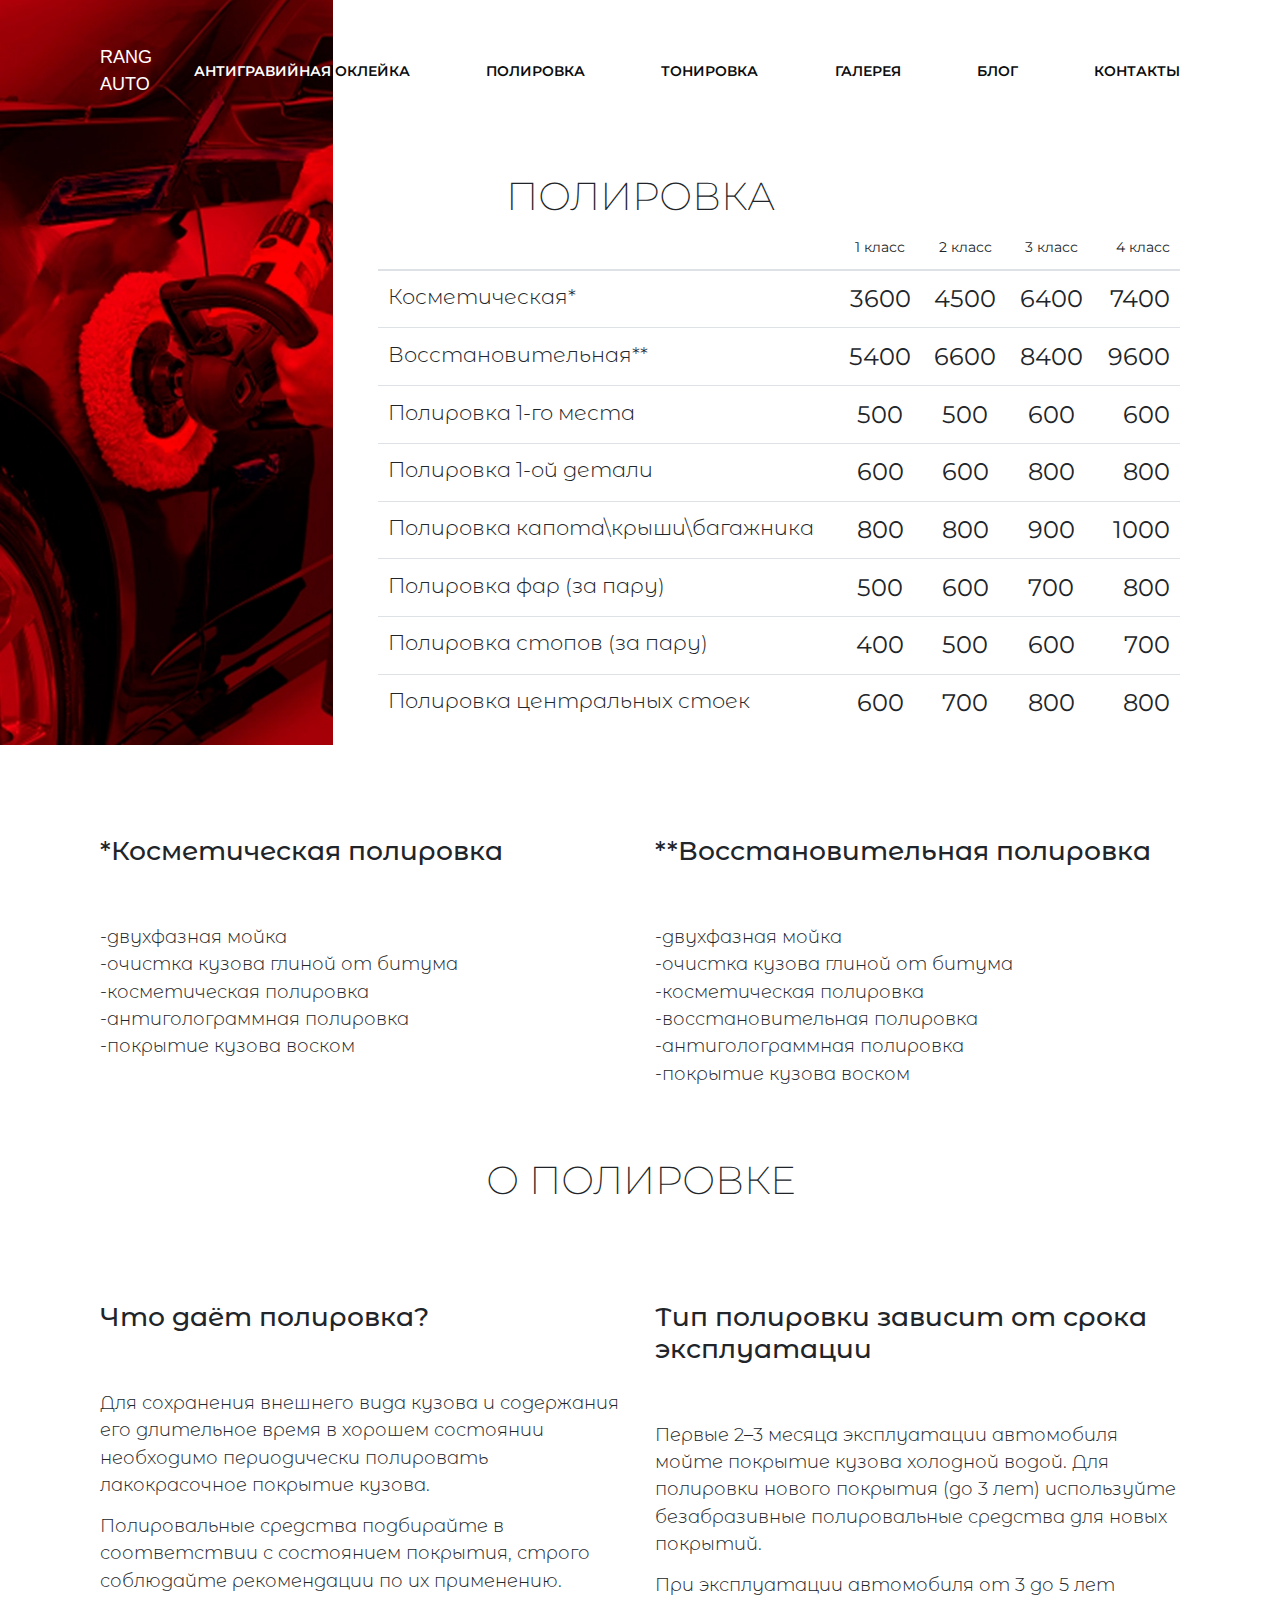
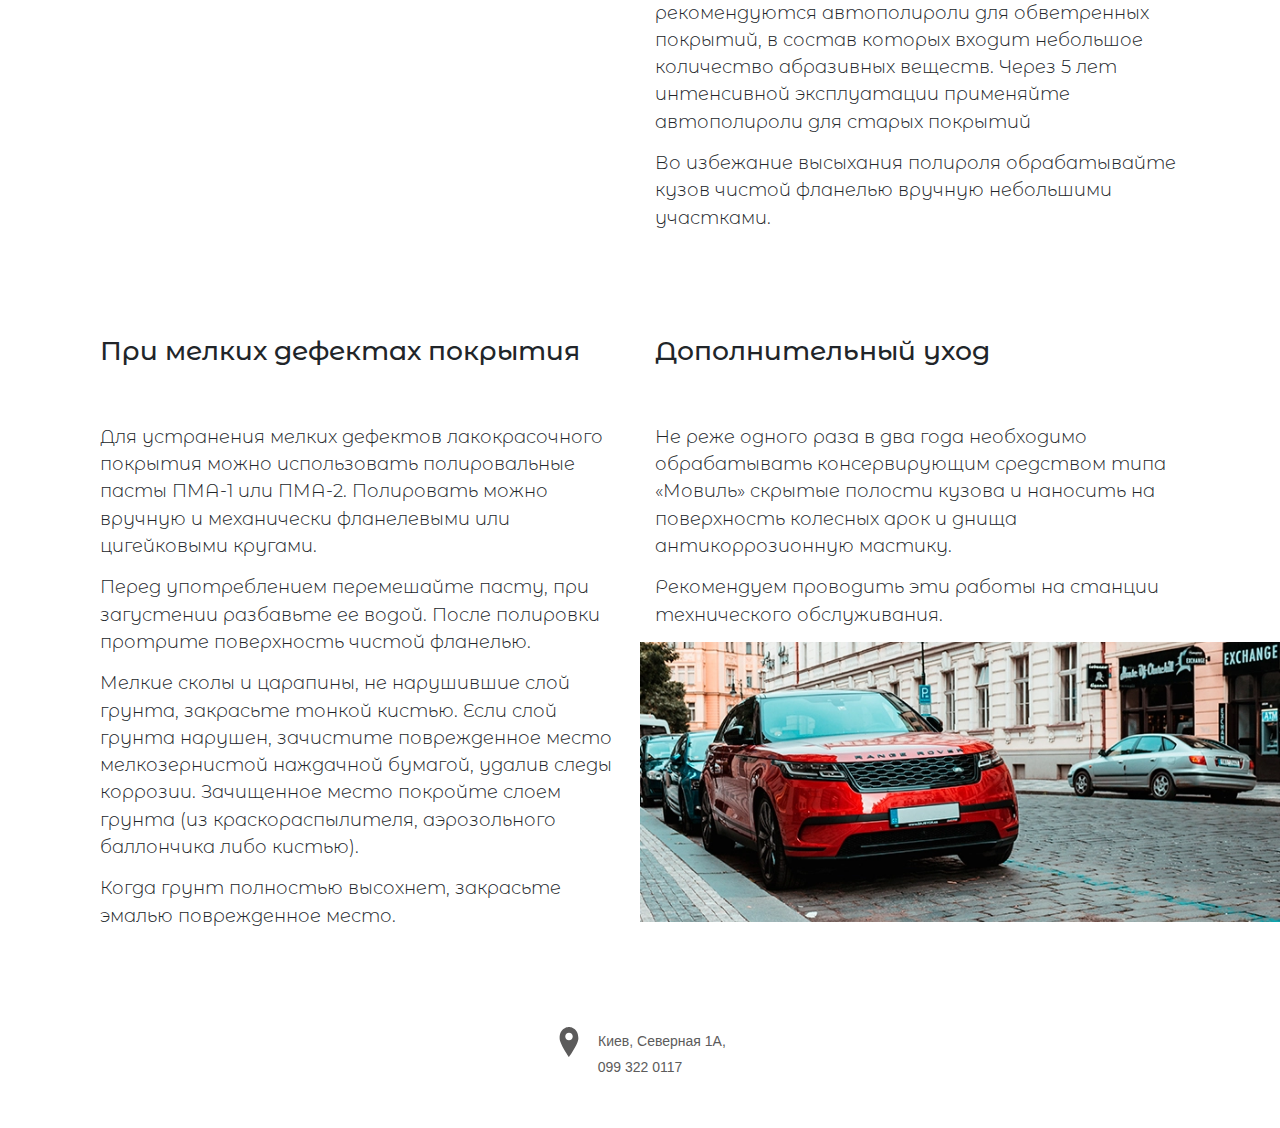
<file: polishing.html>
<!DOCTYPE html>
<html lang="ru" class="no-js">

<head>
    <meta name="viewport" content="width=device-width, initial-scale = 1">
    <meta charset="utf-8">
    <link rel="preload" href="img/polishing__bg.webp" as="image">
    <link rel="stylesheet" href="css/style.css">
    <script src="libs/modernizr-webp.js" type="text/javascript"></script>
    <title>Range Auto</title>
</head>

<body>
    <svg version="1.1" style="display: none">
    <symbol id="icon-location" viewBox="0 0 32 32">
      <title>location</title>
      <path fill="currentColor" d="M15.938 32c0 0-9.938-14.062-9.938-20.062 0-11.813 9.938-11.938 9.938-11.938s10.062 0.125 10.062 11.875c0 6.187-10.062 20.125-10.062 20.125zM16 6c-2.209 0-4 1.791-4 4s1.791 4 4 4 4-1.791 4-4-1.791-4-4-4z">
      </path>
    </symbol>
  </svg>
    <div class="polishing-page">
        <div class="polishing-page__header page">
            <div class="polishing-page__bg page__bg">
                <div class="page-width">
                    <div class="container">
                        <div class="row">
                            <div class="col">
                                <nav class="navbar-clon d-flex navbar-white">
                                    <a class="navbar-brand navbar-white" href="index.html">RANG<br>AUTO</a>
                                    <ul class="navbar-clon__nav d-flex justify-content-between  w-100 p-0 mb-0 ">
                                        <li class="nav-item ">
                                            <a class="nav-link navbar-white" href="anti-gravel.html">Антигравийная оклейка</a>
                                        </li>
                                        <li class="nav-item">
                                            <a class="nav-link navbar-white" href="#">Полировка</a>
                                        </li>
                                        <li class="nav-item">
                                            <a class="nav-link navbar-white" href="tinting.html">Тонировка</a>
                                        </li>
                                        <li class="nav-item">
                                            <a class="nav-link navbar-white" href="gallery.html">Галерея</a>
                                        </li>
                                        <li class="nav-item">
                                            <a class="nav-link navbar-white" href="blog.html">Блог</a>
                                        </li>
                                        <li class="nav-item">
                                            <a class="nav-link navbar-white" href="contacts.html">Контакты</a>
                                        </li>
                                    </ul>

                                </nav>
                            </div>
                        </div>
                    </div>
                </div>
            </div>
            <div class="container">
                <div class="row">
                    <div class="col">
                        <nav class="navbar navbar-expand-sm navbar-black d-flex">
                            <a class="navbar-brand" href="index.html">RANG<br>AUTO</a>
                            <button class="navbar-toggler" type="button" data-toggle="collapse" data-target="#navbarSupportedContent" aria-controls="navbarSupportedContent" aria-expanded="false" aria-label="Toggle navigation">
                <span class="navbar-toggler-icon"></span>
              </button>
                            <div class="collapse navbar-collapse" id="navbarSupportedContent">
                                <ul class="navbar-nav justify-content-between">
                                    <li class="nav-item">
                                        <a class="nav-link" href="anti-gravel.html">Антигравийная оклейка</a>
                                    </li>
                                    <li class="nav-item">
                                        <a class="nav-link" href="#">Полировка</a>
                                    </li>
                                    <li class="nav-item">
                                        <a class="nav-link" href="tinting.html">Тонировка</a>
                                    </li>
                                    <li class="nav-item">
                                        <a class="nav-link" href="gallery.html">Галерея</a>
                                    </li>
                                    <li class="nav-item">
                                        <a class="nav-link" href="blog.html">Блог</a>
                                    </li>
                                    <li class="nav-item">
                                        <a class="nav-link" href="contacts.html">Контакты</a>
                                    </li>
                                </ul>
                            </div>
                        </nav>
                    </div>
                </div>
                <div class="row">
                    <div class="col text-center">
                        <h2 class="polishing-page__head">Полировка</h2>
                    </div>
                </div>
                <div class="row">
                    <div class="col-md-3 col-0"></div>
                    <div class="col-md-9 col-12 table__wrapper">
                        <table class="table">
                            <thead>
                                <tr>
                                    <th></th>
                                    <th><small>1 класс</small></th>
                                    <th><small>2 класс</small></th>
                                    <th><small>3 класс</small></th>
                                    <th><small>4 класс</small></th>
                                </tr>
                            </thead>
                            <tbody>
                                <tr>
                                    <td>Косметическая*</td>
                                    <td>3600</td>
                                    <td>4500</td>
                                    <td>6400</td>
                                    <td>7400</td>
                                </tr>
                                <tr>
                                    <td>Восстановительная**</td>
                                    <td>5400</td>
                                    <td>6600</td>
                                    <td>8400</td>
                                    <td>9600</td>
                                </tr>
                                <tr>
                                    <td>Полировка 1-го места</td>
                                    <td>500</td>
                                    <td>500</td>
                                    <td>600</td>
                                    <td>600</td>
                                </tr>
                                <tr>
                                    <td>Полировка 1-ой детали</td>
                                    <td>600</td>
                                    <td>600</td>
                                    <td>800</td>
                                    <td>800</td>
                                </tr>
                                <tr>
                                    <td>Полировка капота\крыши\багажника</td>
                                    <td>800</td>
                                    <td>800</td>
                                    <td>900</td>
                                    <td>1000</td>
                                </tr>
                                <tr>
                                    <td>Полировка фар (за пару)</td>
                                    <td>500</td>
                                    <td>600</td>
                                    <td>700</td>
                                    <td>800</td>
                                </tr>
                                <tr>
                                    <td>Полировка стопов (за пару)</td>
                                    <td>400</td>
                                    <td>500</td>
                                    <td>600</td>
                                    <td>700</td>
                                </tr>
                                <tr>
                                    <td>Полировка центральных стоек</td>
                                    <td>600</td>
                                    <td>700</td>
                                    <td>800</td>
                                    <td>800</td>
                                </tr>
                            </tbody>
                        </table>
                    </div>
                </div>
            </div>
        </div>
        <div class="container">
            <div class="row">
                <div class="col-sm-6 col-12">
                    <h3>*Косметическая полировка</h3>
                    <ul class="des">
                        <li>-двухфазная мойка</li>
                        <li>-очистка кузова глиной от битума</li>
                        <li>-косметическая полировка</li>
                        <li>-антиголограммная полировка</li>
                        <li>-покрытие кузова воском</li>
                    </ul>
                </div>
                <div class="col-sm-6 col-12">
                    <h3>**Восстановительная полировка</h3>
                    <ul class="des">
                        <li>-двухфазная мойка</li>
                        <li>-очистка кузова глиной от битума</li>
                        <li>-косметическая полировка</li>
                        <li>-восстановительная полировка</li>
                        <li>-антиголограммная полировка</li>
                        <li>-покрытие кузова воском</li>
                    </ul>
                </div>
            </div>
            <div class="row">
                <div class="col">
                    <h2>О полировке</h2>
                </div>
            </div>
            <div class="row">
                <div class="col-sm-6 col-12">
                    <h3>Что даёт полировка?</h3>
                    <div class="des">
                        <p>Для сохранения внешнего вида кузова и содержания его длительное время в хорошем состоянии необходимо периодически полировать лакокрасочное покрытие кузова. </p>
                        <p>Полировальные средства подбирайте в соответствии с состоянием покрытия, строго соблюдайте рекомендации по их применению.</p>
                    </div>
                </div>
                <div class="col-sm-6 col-12">
                    <h3>Тип полировки зависит от срока эксплуатации</h3>
                    <div class="des">
                        <p>Первые 2–3 месяца эксплуатации автомобиля мойте покрытие кузова холодной водой. Для полировки нового покрытия (до 3 лет) используйте безабразивные полировальные средства для новых покрытий.</p>
                        <p>При эксплуатации автомобиля от 3 до 5 лет рекомендуются автополироли для обветренных покрытий, в состав которых входит небольшое количество абразивных веществ. Через 5 лет интенсивной эксплуатации применяйте автополироли для старых
                            покрытий
                        </p>
                        <p>Во избежание высыхания полироля обрабатывайте кузов чистой фланелью вручную небольшими участками.</p>
                    </div>
                </div>
                <div class="col-sm-6 col-12">
                    <h3>При мелких дефектах покрытия</h3>
                    <div class="des">
                        <p>Для устранения мелких дефектов лакокрасочного покрытия можно использовать полировальные пасты ПМА-1 или ПМА-2. Полировать можно вручную и механически фланелевыми или цигейковыми кругами.</p>
                        <p>Перед употреблением перемешайте пасту, при загустении разбавьте ее водой. После полировки протрите поверхность чистой фланелью.</p>
                        <p>Мелкие сколы и царапины, не нарушившие слой грунта, закрасьте тонкой кистью. Если слой грунта нарушен, зачистите поврежденное место мелкозернистой наждачной бумагой, удалив следы коррозии. Зачищенное место покройте слоем грунта
                            (из краскораспылителя, аэрозольного баллончика либо кистью). </p>
                        <p>Когда грунт полностью высохнет, закрасьте эмалью поврежденное место.</p>
                    </div>
                </div>
                <div class="col-sm-6 col-12 polishing-page__car">
                    <h3>Дополнительный уход</h3>
                    <div class="des">
                        <p>Не реже одного раза в два года необходимо обрабатывать консервирующим средством типа «Мовиль» скрытые полости кузова и наносить на поверхность колесных арок и днища антикоррозионную мастику.</p>
                        <p>Рекомендуем проводить эти работы на станции технического обслуживания.</p>
                    </div>
                    <div class="page-width polishing-page__car-wrap">
                            <picture>
                                <source type="image/webp" srcset="img/polishing__car.webp">
                                <source type="image/jpeg" srcset="img/polishing__car.jpg">
                                <img src="img/polishing__car.jpg" alt="polishing__car">
                            </picture> 
                        
                    </div>
                </div>
            </div>
            <div class="row">
                <div class="col">
                    <div class="contacts">
                        <svg class="icon-location contacts__icon"><use xlink:href="#icon-location"></use></svg>
                        <span>Киев, Северная 1А,<br> 099 322 0117</span>
                    </div>
                </div>
            </div>
        </div>

    </div>
</body>
<script src="https://code.jquery.com/jquery-3.3.1.slim.min.js"></script>
<script src="libs/bootstrap.min.js" type="text/javascript"></script>
<script src="js/nav-white_width.js" type="text/javascript"></script>

</html>
</file>
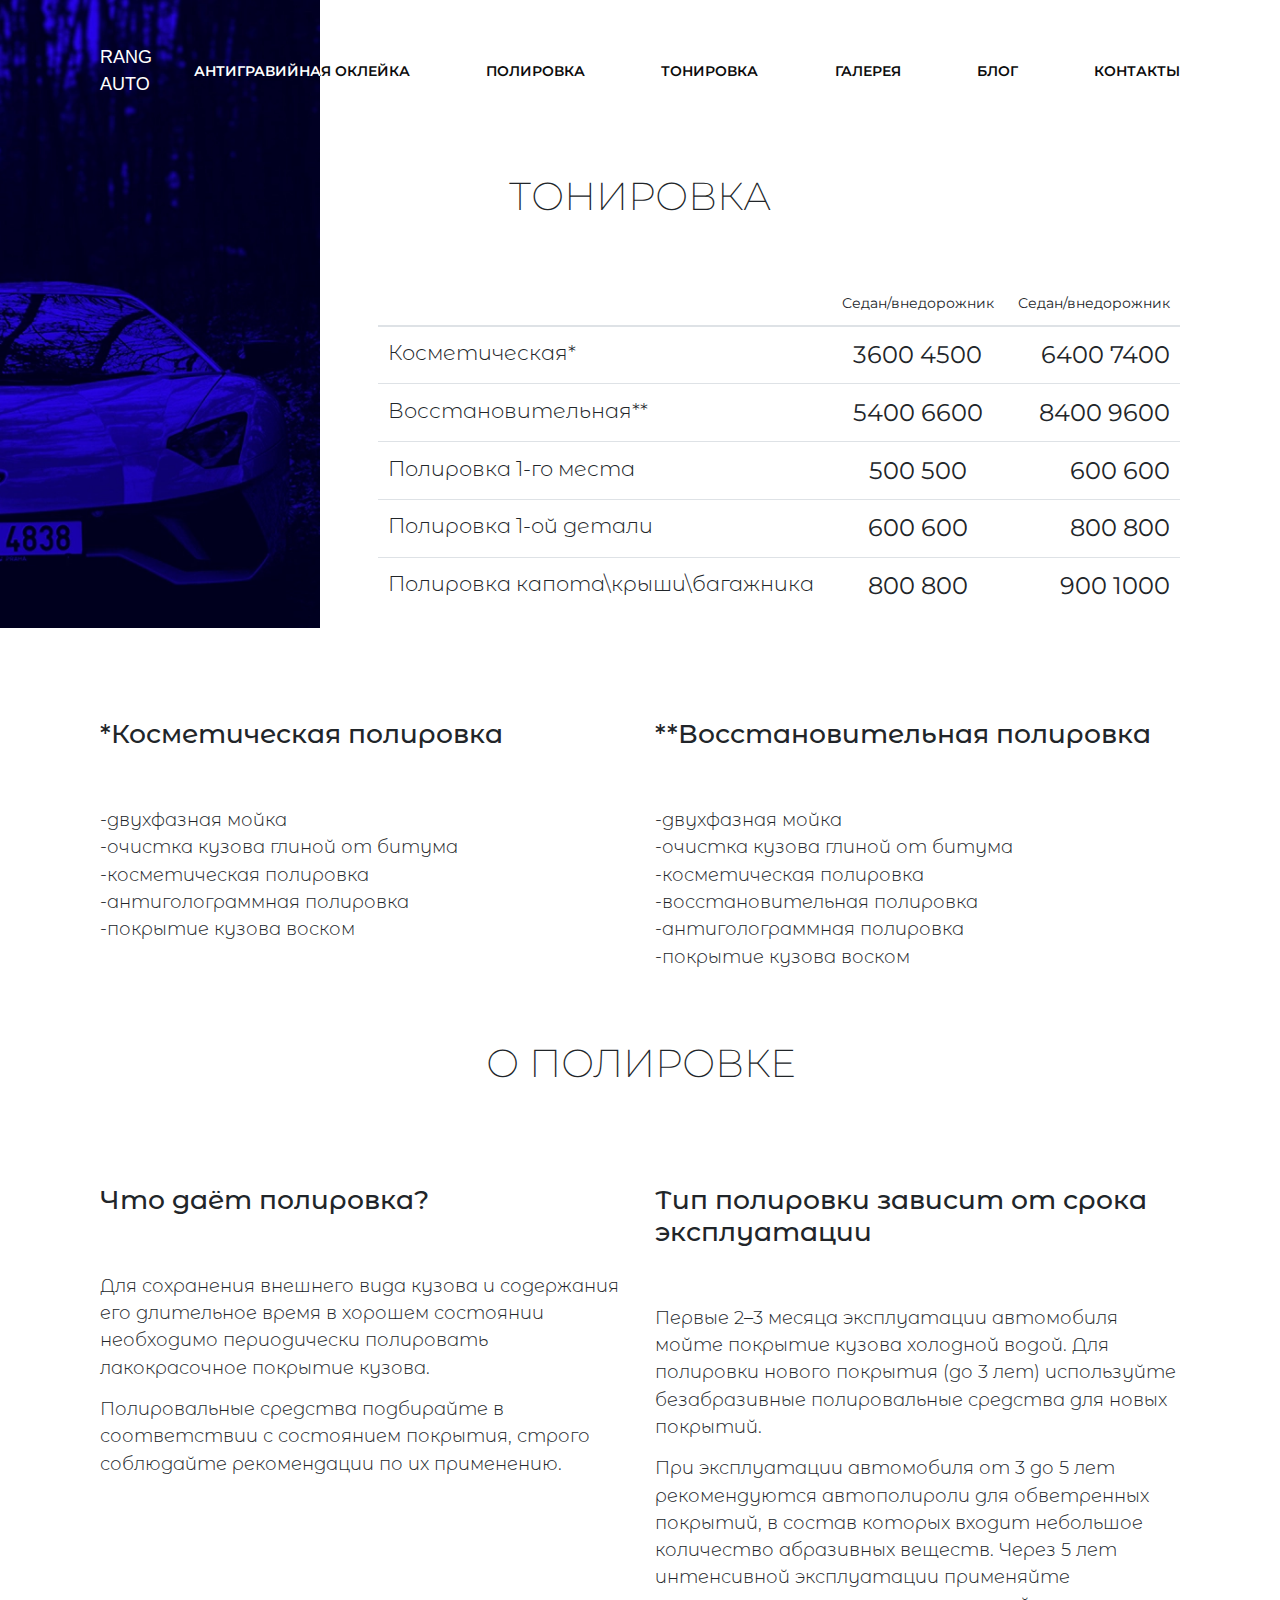
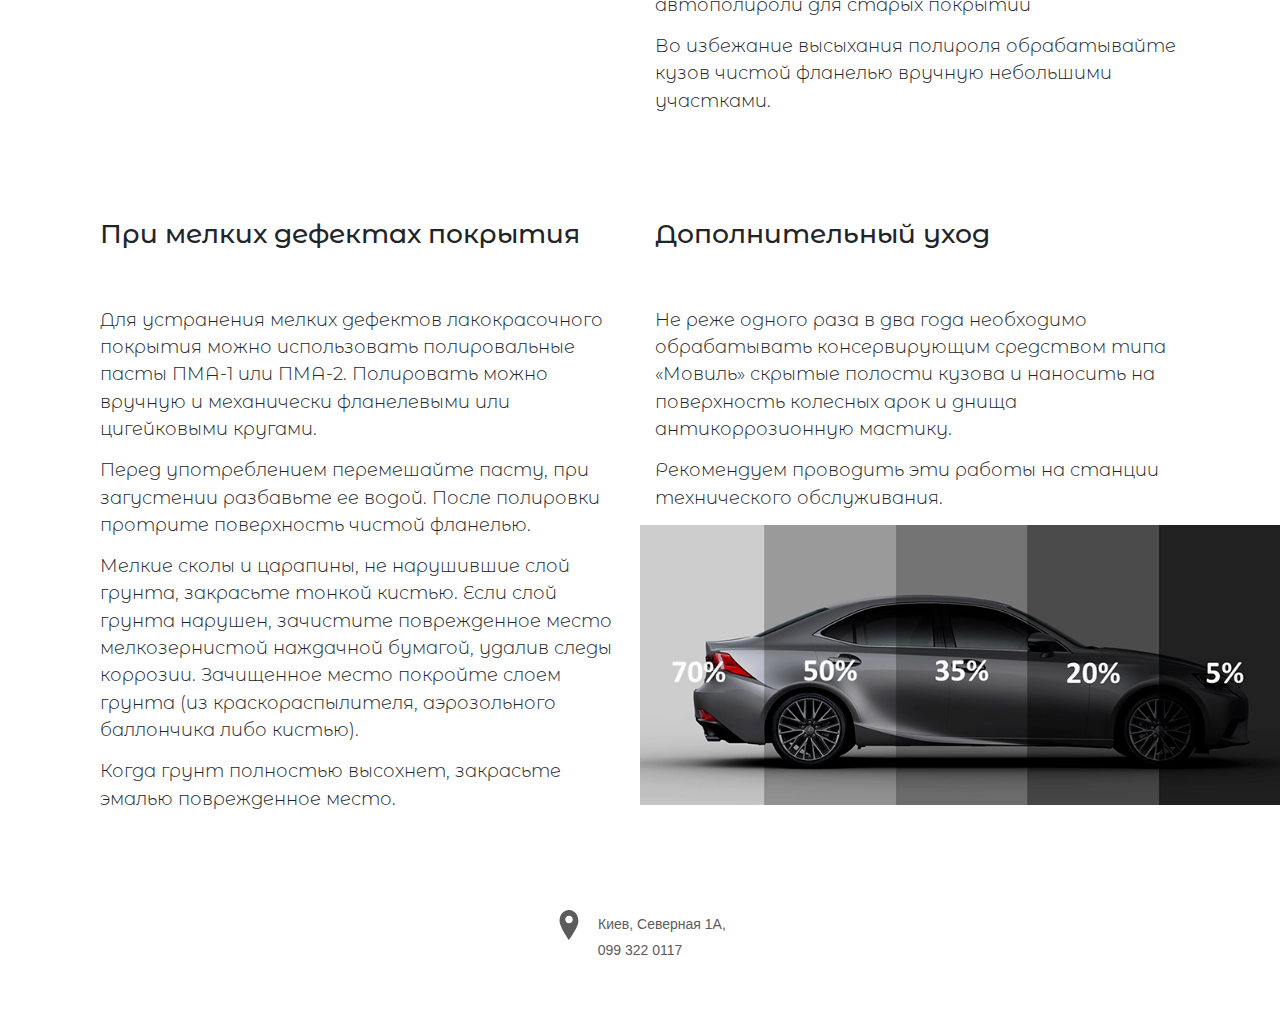
<file: tinting.html>
<!DOCTYPE html>
<html lang="ru" class="no-js">

<head>
    <meta name="viewport" content="width=device-width, initial-scale = 1">
    <meta charset="utf-8">
    <link rel="preload" href="img/tinting__bg.webp" as="image">
    <link rel="stylesheet" href="css/style.css">
    <script src="libs/modernizr-webp.js" type="text/javascript"></script>
    <title>Range Auto</title>
</head>

<body>
    <svg version="1.1" style="display: none">
    <symbol id="icon-location" viewBox="0 0 32 32">
      <title>location</title>
      <path fill="currentColor" d="M15.938 32c0 0-9.938-14.062-9.938-20.062 0-11.813 9.938-11.938 9.938-11.938s10.062 0.125 10.062 11.875c0 6.187-10.062 20.125-10.062 20.125zM16 6c-2.209 0-4 1.791-4 4s1.791 4 4 4 4-1.791 4-4-1.791-4-4-4z">
      </path>
    </symbol>
  </svg>
    <div class="tinting-page">
        <div class="tinting-page__header page">
            <div class="tinting-page__bg page__bg">
                <div class="page-width">
                    <div class="container">
                        <div class="row">
                            <div class="col">
                                <nav class="navbar-clon d-flex navbar-white">
                                    <a class="navbar-brand navbar-white" href="index.html">RANG<br>AUTO</a>
                                    <ul class="navbar-clon__nav d-flex justify-content-between  w-100 p-0 mb-0 ">
                                        <li class="nav-item ">
                                            <a class="nav-link navbar-white" href="anti-gravel.html">Антигравийная оклейка</a>
                                        </li>
                                        <li class="nav-item">
                                            <a class="nav-link navbar-white" href="polishing.html">Полировка</a>
                                        </li>
                                        <li class="nav-item">
                                            <a class="nav-link navbar-white" href="#">Тонировка</a>
                                        </li>
                                        <li class="nav-item">
                                            <a class="nav-link navbar-white" href="gallery.html">Галерея</a>
                                        </li>
                                        <li class="nav-item">
                                            <a class="nav-link navbar-white" href="blog.html">Блог</a>
                                        </li>
                                        <li class="nav-item">
                                            <a class="nav-link navbar-white" href="contacts.html">Контакты</a>
                                        </li>
                                    </ul>

                                </nav>
                            </div>
                        </div>
                    </div>
                </div>
            </div>
            <div class="container">
                <div class="row">
                    <div class="col">
                        <nav class="navbar navbar-expand-sm navbar-black d-flex">
                            <a class="navbar-brand" href="index.html">RANG<br>AUTO</a>
                            <button class="navbar-toggler" type="button" data-toggle="collapse" data-target="#navbarSupportedContent" aria-controls="navbarSupportedContent" aria-expanded="false" aria-label="Toggle navigation">
                <span class="navbar-toggler-icon"></span>
              </button>
                            <div class="collapse navbar-collapse" id="navbarSupportedContent">
                                <ul class="navbar-nav justify-content-between">
                                    <li class="nav-item">
                                        <a class="nav-link" href="anti-gravel.html">Антигравийная оклейка</a>
                                    </li>
                                    <li class="nav-item">
                                        <a class="nav-link" href="polishing.html">Полировка</a>
                                    </li>
                                    <li class="nav-item">
                                        <a class="nav-link" href="#">Тонировка</a>
                                    </li>
                                    <li class="nav-item">
                                        <a class="nav-link" href="gallery.html">Галерея</a>
                                    </li>
                                    <li class="nav-item">
                                        <a class="nav-link" href="blog.html">Блог</a>
                                    </li>
                                    <li class="nav-item">
                                        <a class="nav-link" href="contacts.html">Контакты</a>
                                    </li>
                                </ul>
                            </div>
                        </nav>
                    </div>
                </div>
                <div class="row">
                    <div class="col text-center">
                        <h2 class="tinting-page-page__head">Тонировка</h2>
                    </div>
                </div>
                <div class="row">
                    <div class="col-md-3 col-0"></div>
                    <div class="col-md-9 col-12 table__wrapper">
                        <table class="table">
                            <thead>
                                <tr>
                                    <th></th>
                                    <th>
                                        <div class="des"></div>
                                        <small>Седан/внедорожник</small>
                                    </th>
                                    <th>
                                        <div class="des"></div>
                                        <small>Седан/внедорожник</small>
                                    </th>
                                </tr>
                            </thead>
                            <tbody>
                                <tr>
                                    <td>Косметическая*</td>
                                    <td>3600 4500</td>
                                    <td>6400 7400</td>
                                </tr>
                                <tr>
                                    <td>Восстановительная**</td>
                                    <td>5400 6600</td>
                                    <td>8400 9600</td>
                                </tr>
                                <tr>
                                    <td>Полировка 1-го места</td>
                                    <td>500 500</td>
                                    <td>600 600</td>
                                </tr>
                                <tr>
                                    <td>Полировка 1-ой детали</td>
                                    <td>600 600</td>
                                    <td>800 800</td>
                                </tr>
                                <tr>
                                    <td>Полировка капота\крыши\багажника</td>
                                    <td>800 800</td>
                                    <td>900 1000</td>
                                </tr>
                            </tbody>
                        </table>
                    </div>
                </div>
            </div>
        </div>
        <div class="container">
            <div class="row">
                <div class="col-sm-6 col-12">
                    <h3>*Косметическая полировка</h3>
                    <ul class="des">
                        <li>-двухфазная мойка</li>
                        <li>-очистка кузова глиной от битума</li>
                        <li>-косметическая полировка</li>
                        <li>-антиголограммная полировка</li>
                        <li>-покрытие кузова воском</li>
                    </ul>
                </div>
                <div class="col-sm-6 col-12">
                    <h3>**Восстановительная полировка</h3>
                    <ul class="des">
                        <li>-двухфазная мойка</li>
                        <li>-очистка кузова глиной от битума</li>
                        <li>-косметическая полировка</li>
                        <li>-восстановительная полировка</li>
                        <li>-антиголограммная полировка</li>
                        <li>-покрытие кузова воском</li>
                    </ul>
                </div>
            </div>
            <div class="row">
                <div class="col">
                    <h2>О полировке</h2>
                </div>
            </div>
            <div class="row">
                <div class="col-sm-6 col-12">
                    <h3>Что даёт полировка?</h3>
                    <div class="des">
                        <p>Для сохранения внешнего вида кузова и содержания его длительное время в хорошем состоянии необходимо периодически полировать лакокрасочное покрытие кузова. </p>
                        <p>Полировальные средства подбирайте в соответствии с состоянием покрытия, строго соблюдайте рекомендации по их применению.</p>
                    </div>
                </div>
                <div class="col-sm-6 col-12">
                    <h3>Тип полировки зависит от срока эксплуатации</h3>
                    <div class="des">
                        <p>Первые 2–3 месяца эксплуатации автомобиля мойте покрытие кузова холодной водой. Для полировки нового покрытия (до 3 лет) используйте безабразивные полировальные средства для новых покрытий.</p>
                        <p>При эксплуатации автомобиля от 3 до 5 лет рекомендуются автополироли для обветренных покрытий, в состав которых входит небольшое количество абразивных веществ. Через 5 лет интенсивной эксплуатации применяйте автополироли для старых
                            покрытий
                        </p>
                        <p>Во избежание высыхания полироля обрабатывайте кузов чистой фланелью вручную небольшими участками.</p>
                    </div>
                </div>
                <div class="col-sm-6 col-12">
                    <h3>При мелких дефектах покрытия</h3>
                    <div class="des">
                        <p>Для устранения мелких дефектов лакокрасочного покрытия можно использовать полировальные пасты ПМА-1 или ПМА-2. Полировать можно вручную и механически фланелевыми или цигейковыми кругами.</p>
                        <p>Перед употреблением перемешайте пасту, при загустении разбавьте ее водой. После полировки протрите поверхность чистой фланелью.</p>
                        <p>Мелкие сколы и царапины, не нарушившие слой грунта, закрасьте тонкой кистью. Если слой грунта нарушен, зачистите поврежденное место мелкозернистой наждачной бумагой, удалив следы коррозии. Зачищенное место покройте слоем грунта
                            (из краскораспылителя, аэрозольного баллончика либо кистью). </p>
                        <p>Когда грунт полностью высохнет, закрасьте эмалью поврежденное место.</p>
                    </div>
                </div>
                <div class="col-sm-6 col-12 tinting-page__car">
                    <h3>Дополнительный уход</h3>
                    <div class="des">
                        <p>Не реже одного раза в два года необходимо обрабатывать консервирующим средством типа «Мовиль» скрытые полости кузова и наносить на поверхность колесных арок и днища антикоррозионную мастику.</p>
                        <p>Рекомендуем проводить эти работы на станции технического обслуживания.</p>
                    </div>
                    <div class="page-width tinting-page__car-wrap">
                            <picture>
                                    <source type="image/webp" srcset="img/tinting__car.webp">
                                    <source type="image/jpeg" srcset="img/tinting__car.jpg">
                                    <img src="img/tinting__car.jpg" class="anti-gravel__visual" alt="anti-gravel__visual">
                                </picture>      
                        
                    </div>
                </div>
            </div>
            <div class="row">
                <div class="col">
                    <div class="contacts">
                        <svg class="icon-location contacts__icon"><use xlink:href="#icon-location"></use></svg>
                        <span>Киев, Северная 1А,<br> 099 322 0117</span>
                    </div>
                </div>
            </div>
        </div>

    </div>
</body>
<script src="https://code.jquery.com/jquery-3.3.1.slim.min.js"></script>
<script src="libs/bootstrap.min.js" type="text/javascript"></script>
<script src="js/nav-white_width.js" type="text/javascript"></script>

</html>
</file>
<file: css/style.css>
@charset "UTF-8";
@import url("https://fonts.googleapis.com/css?family=Montserrat+Alternates:100,300,500|Montserrat:100,200,300,400,600&display=swap&subset=cyrillic");
/*!
 * Bootstrap v4.3.1 (https://getbootstrap.com/)
 * Copyright 2011-2019 The Bootstrap Authors
 * Copyright 2011-2019 Twitter, Inc.
 * Licensed under MIT (https://github.com/twbs/bootstrap/blob/master/LICENSE)
 */
:root {
  --blue:#007bff;
  --indigo:#6610f2;
  --purple:#6f42c1;
  --pink:#e83e8c;
  --red:#dc3545;
  --orange:#fd7e14;
  --yellow:#ffc107;
  --green:#28a745;
  --teal:#20c997;
  --cyan:#17a2b8;
  --white:#fff;
  --gray:#6c757d;
  --gray-dark:#343a40;
  --primary:#007bff;
  --secondary:#6c757d;
  --success:#28a745;
  --info:#17a2b8;
  --warning:#ffc107;
  --danger:#dc3545;
  --light:#f8f9fa;
  --dark:#343a40;
  --breakpoint-xs:0;
  --breakpoint-sm:576px;
  --breakpoint-md:768px;
  --breakpoint-lg:992px;
  --breakpoint-xl:1200px;
  --font-family-sans-serif:-apple-system,BlinkMacSystemFont,"Segoe UI",Roboto,"Helvetica Neue",Arial,"Noto Sans",sans-serif,"Apple Color Emoji","Segoe UI Emoji","Segoe UI Symbol","Noto Color Emoji";
  --font-family-monospace:SFMono-Regular,Menlo,Monaco,Consolas,"Liberation Mono","Courier New",monospace; }

*, ::after, ::before {
  -webkit-box-sizing: border-box;
          box-sizing: border-box; }

html {
  font-family: sans-serif;
  line-height: 1.15;
  -webkit-text-size-adjust: 100%;
  -webkit-tap-highlight-color: transparent; }

article, aside, figcaption, figure, footer, header, hgroup, main, nav, section {
  display: block; }

body {
  margin: 0;
  font-family: -apple-system,BlinkMacSystemFont,"Segoe UI",Roboto,"Helvetica Neue",Arial,"Noto Sans",sans-serif,"Apple Color Emoji","Segoe UI Emoji","Segoe UI Symbol","Noto Color Emoji";
  font-size: 1rem;
  font-weight: 400;
  line-height: 1.5;
  color: #212529;
  text-align: left;
  background-color: #fff; }

[tabindex="-1"]:focus {
  outline: 0 !important; }

hr {
  -webkit-box-sizing: content-box;
          box-sizing: content-box;
  height: 0;
  overflow: visible; }

h1, h2, h3, h4, h5, h6 {
  margin-top: 0;
  margin-bottom: .5rem; }

p {
  margin-top: 0;
  margin-bottom: 1rem; }

abbr[data-original-title], abbr[title] {
  text-decoration: underline;
  -webkit-text-decoration: underline dotted;
  text-decoration: underline dotted;
  cursor: help;
  border-bottom: 0;
  -webkit-text-decoration-skip-ink: none;
  text-decoration-skip-ink: none; }

address {
  margin-bottom: 1rem;
  font-style: normal;
  line-height: inherit; }

dl, ol, ul {
  margin-top: 0;
  margin-bottom: 1rem; }

ol ol, ol ul, ul ol, ul ul {
  margin-bottom: 0; }

dt {
  font-weight: 700; }

dd {
  margin-bottom: .5rem;
  margin-left: 0; }

blockquote {
  margin: 0 0 1rem; }

b, strong {
  font-weight: bolder; }

small {
  font-size: 80%; }

sub, sup {
  position: relative;
  font-size: 75%;
  line-height: 0;
  vertical-align: baseline; }

sub {
  bottom: -.25em; }

sup {
  top: -.5em; }

a {
  color: #007bff;
  text-decoration: none;
  background-color: transparent; }

a:hover {
  color: #0056b3;
  text-decoration: underline; }

a:not([href]):not([tabindex]) {
  color: inherit;
  text-decoration: none; }

a:not([href]):not([tabindex]):focus, a:not([href]):not([tabindex]):hover {
  color: inherit;
  text-decoration: none; }

a:not([href]):not([tabindex]):focus {
  outline: 0; }

code, kbd, pre, samp {
  font-family: SFMono-Regular,Menlo,Monaco,Consolas,"Liberation Mono","Courier New",monospace;
  font-size: 1em; }

pre {
  margin-top: 0;
  margin-bottom: 1rem;
  overflow: auto; }

figure {
  margin: 0 0 1rem; }

img {
  vertical-align: middle;
  border-style: none; }

svg {
  overflow: hidden;
  vertical-align: middle; }

table {
  border-collapse: collapse; }

caption {
  padding-top: .75rem;
  padding-bottom: .75rem;
  color: #6c757d;
  text-align: left;
  caption-side: bottom; }

th {
  text-align: inherit; }

label {
  display: inline-block;
  margin-bottom: .5rem; }

button {
  border-radius: 0; }

button:focus {
  outline: 1px dotted;
  outline: 5px auto -webkit-focus-ring-color; }

button, input, optgroup, select, textarea {
  margin: 0;
  font-family: inherit;
  font-size: inherit;
  line-height: inherit; }

button, input {
  overflow: visible; }

button, select {
  text-transform: none; }

select {
  word-wrap: normal; }

[type=button], [type=reset], [type=submit], button {
  -webkit-appearance: button; }

[type=button]:not(:disabled), [type=reset]:not(:disabled), [type=submit]:not(:disabled), button:not(:disabled) {
  cursor: pointer; }

[type=button]::-moz-focus-inner, [type=reset]::-moz-focus-inner, [type=submit]::-moz-focus-inner, button::-moz-focus-inner {
  padding: 0;
  border-style: none; }

input[type=checkbox], input[type=radio] {
  -webkit-box-sizing: border-box;
          box-sizing: border-box;
  padding: 0; }

input[type=date], input[type=datetime-local], input[type=month], input[type=time] {
  -webkit-appearance: listbox; }

textarea {
  overflow: auto;
  resize: vertical; }

fieldset {
  min-width: 0;
  padding: 0;
  margin: 0;
  border: 0; }

legend {
  display: block;
  width: 100%;
  max-width: 100%;
  padding: 0;
  margin-bottom: .5rem;
  font-size: 1.5rem;
  line-height: inherit;
  color: inherit;
  white-space: normal; }

progress {
  vertical-align: baseline; }

[type=number]::-webkit-inner-spin-button, [type=number]::-webkit-outer-spin-button {
  height: auto; }

[type=search] {
  outline-offset: -2px;
  -webkit-appearance: none; }

[type=search]::-webkit-search-decoration {
  -webkit-appearance: none; }

::-webkit-file-upload-button {
  font: inherit;
  -webkit-appearance: button; }

output {
  display: inline-block; }

summary {
  display: list-item;
  cursor: pointer; }

template {
  display: none; }

[hidden] {
  display: none !important; }

.h1, .h2, .h3, .h4, .h5, .h6, h1, h2, h3, h4, h5, h6 {
  margin-bottom: .5rem;
  font-weight: 500;
  line-height: 1.2; }

.h1, h1 {
  font-size: 2.5rem; }

.h2, h2 {
  font-size: 2rem; }

.h3, h3 {
  font-size: 1.75rem; }

.h4, h4 {
  font-size: 1.5rem; }

.h5, h5 {
  font-size: 1.25rem; }

.h6, h6 {
  font-size: 1rem; }

.lead {
  font-size: 1.25rem;
  font-weight: 300; }

.display-1 {
  font-size: 6rem;
  font-weight: 300;
  line-height: 1.2; }

.display-2 {
  font-size: 5.5rem;
  font-weight: 300;
  line-height: 1.2; }

.display-3 {
  font-size: 4.5rem;
  font-weight: 300;
  line-height: 1.2; }

.display-4 {
  font-size: 3.5rem;
  font-weight: 300;
  line-height: 1.2; }

hr {
  margin-top: 1rem;
  margin-bottom: 1rem;
  border: 0;
  border-top: 1px solid rgba(0, 0, 0, 0.1); }

.small, small {
  font-size: 80%;
  font-weight: 400; }

.mark, mark {
  padding: .2em;
  background-color: #fcf8e3; }

.list-unstyled {
  padding-left: 0;
  list-style: none; }

.list-inline {
  padding-left: 0;
  list-style: none; }

.list-inline-item {
  display: inline-block; }

.list-inline-item:not(:last-child) {
  margin-right: .5rem; }

.initialism {
  font-size: 90%;
  text-transform: uppercase; }

.blockquote {
  margin-bottom: 1rem;
  font-size: 1.25rem; }

.blockquote-footer {
  display: block;
  font-size: 80%;
  color: #6c757d; }

.blockquote-footer::before {
  content: "\2014\00A0"; }

.img-fluid {
  max-width: 100%;
  height: auto; }

.img-thumbnail {
  padding: .25rem;
  background-color: #fff;
  border: 1px solid #dee2e6;
  border-radius: .25rem;
  max-width: 100%;
  height: auto; }

.figure {
  display: inline-block; }

.figure-img {
  margin-bottom: .5rem;
  line-height: 1; }

.figure-caption {
  font-size: 90%;
  color: #6c757d; }

code {
  font-size: 87.5%;
  color: #e83e8c;
  word-break: break-word; }

a > code {
  color: inherit; }

kbd {
  padding: .2rem .4rem;
  font-size: 87.5%;
  color: #fff;
  background-color: #212529;
  border-radius: .2rem; }

kbd kbd {
  padding: 0;
  font-size: 100%;
  font-weight: 700; }

pre {
  display: block;
  font-size: 87.5%;
  color: #212529; }

pre code {
  font-size: inherit;
  color: inherit;
  word-break: normal; }

.pre-scrollable {
  max-height: 340px;
  overflow-y: scroll; }

.container {
  width: 100%;
  padding-right: 15px;
  padding-left: 15px;
  margin-right: auto;
  margin-left: auto; }

@media (min-width: 576px) {
  .container {
    max-width: 540px; } }

@media (min-width: 768px) {
  .container {
    max-width: 720px; } }

@media (min-width: 992px) {
  .container {
    max-width: 960px; } }

@media (min-width: 1200px) {
  .container {
    max-width: 1140px; } }

.container-fluid {
  width: 100%;
  padding-right: 15px;
  padding-left: 15px;
  margin-right: auto;
  margin-left: auto; }

.row {
  display: -ms-flexbox;
  display: -webkit-box;
  display: flex;
  -ms-flex-wrap: wrap;
  flex-wrap: wrap;
  margin-right: -15px;
  margin-left: -15px; }

.no-gutters {
  margin-right: 0;
  margin-left: 0; }

.no-gutters > .col, .no-gutters > [class*=col-] {
  padding-right: 0;
  padding-left: 0; }

.col, .col-1, .col-10, .col-11, .col-12, .col-2, .col-3, .col-4, .col-5, .col-6, .col-7, .col-8, .col-9, .col-auto, .col-lg, .col-lg-1, .col-lg-10, .col-lg-11, .col-lg-12, .col-lg-2, .col-lg-3, .col-lg-4, .col-lg-5, .col-lg-6, .col-lg-7, .col-lg-8, .col-lg-9, .col-lg-auto, .col-md, .col-md-1, .col-md-10, .col-md-11, .col-md-12, .col-md-2, .col-md-3, .col-md-4, .col-md-5, .col-md-6, .col-md-7, .col-md-8, .col-md-9, .col-md-auto, .col-sm, .col-sm-1, .col-sm-10, .col-sm-11, .col-sm-12, .col-sm-2, .col-sm-3, .col-sm-4, .col-sm-5, .col-sm-6, .col-sm-7, .col-sm-8, .col-sm-9, .col-sm-auto, .col-xl, .col-xl-1, .col-xl-10, .col-xl-11, .col-xl-12, .col-xl-2, .col-xl-3, .col-xl-4, .col-xl-5, .col-xl-6, .col-xl-7, .col-xl-8, .col-xl-9, .col-xl-auto {
  position: relative;
  width: 100%;
  padding-right: 15px;
  padding-left: 15px; }

.col {
  -ms-flex-preferred-size: 0;
  flex-basis: 0;
  -ms-flex-positive: 1;
  -webkit-box-flex: 1;
          flex-grow: 1;
  max-width: 100%; }

.col-auto {
  -ms-flex: 0 0 auto;
  -webkit-box-flex: 0;
          flex: 0 0 auto;
  width: auto;
  max-width: 100%; }

.col-1 {
  -ms-flex: 0 0 8.333333%;
  -webkit-box-flex: 0;
          flex: 0 0 8.333333%;
  max-width: 8.333333%; }

.col-2 {
  -ms-flex: 0 0 16.666667%;
  -webkit-box-flex: 0;
          flex: 0 0 16.666667%;
  max-width: 16.666667%; }

.col-3 {
  -ms-flex: 0 0 25%;
  -webkit-box-flex: 0;
          flex: 0 0 25%;
  max-width: 25%; }

.col-4 {
  -ms-flex: 0 0 33.333333%;
  -webkit-box-flex: 0;
          flex: 0 0 33.333333%;
  max-width: 33.333333%; }

.col-5 {
  -ms-flex: 0 0 41.666667%;
  -webkit-box-flex: 0;
          flex: 0 0 41.666667%;
  max-width: 41.666667%; }

.col-6 {
  -ms-flex: 0 0 50%;
  -webkit-box-flex: 0;
          flex: 0 0 50%;
  max-width: 50%; }

.col-7 {
  -ms-flex: 0 0 58.333333%;
  -webkit-box-flex: 0;
          flex: 0 0 58.333333%;
  max-width: 58.333333%; }

.col-8 {
  -ms-flex: 0 0 66.666667%;
  -webkit-box-flex: 0;
          flex: 0 0 66.666667%;
  max-width: 66.666667%; }

.col-9 {
  -ms-flex: 0 0 75%;
  -webkit-box-flex: 0;
          flex: 0 0 75%;
  max-width: 75%; }

.col-10 {
  -ms-flex: 0 0 83.333333%;
  -webkit-box-flex: 0;
          flex: 0 0 83.333333%;
  max-width: 83.333333%; }

.col-11 {
  -ms-flex: 0 0 91.666667%;
  -webkit-box-flex: 0;
          flex: 0 0 91.666667%;
  max-width: 91.666667%; }

.col-12 {
  -ms-flex: 0 0 100%;
  -webkit-box-flex: 0;
          flex: 0 0 100%;
  max-width: 100%; }

.order-first {
  -ms-flex-order: -1;
  -webkit-box-ordinal-group: 0;
          order: -1; }

.order-last {
  -ms-flex-order: 13;
  -webkit-box-ordinal-group: 14;
          order: 13; }

.order-0 {
  -ms-flex-order: 0;
  -webkit-box-ordinal-group: 1;
          order: 0; }

.order-1 {
  -ms-flex-order: 1;
  -webkit-box-ordinal-group: 2;
          order: 1; }

.order-2 {
  -ms-flex-order: 2;
  -webkit-box-ordinal-group: 3;
          order: 2; }

.order-3 {
  -ms-flex-order: 3;
  -webkit-box-ordinal-group: 4;
          order: 3; }

.order-4 {
  -ms-flex-order: 4;
  -webkit-box-ordinal-group: 5;
          order: 4; }

.order-5 {
  -ms-flex-order: 5;
  -webkit-box-ordinal-group: 6;
          order: 5; }

.order-6 {
  -ms-flex-order: 6;
  -webkit-box-ordinal-group: 7;
          order: 6; }

.order-7 {
  -ms-flex-order: 7;
  -webkit-box-ordinal-group: 8;
          order: 7; }

.order-8 {
  -ms-flex-order: 8;
  -webkit-box-ordinal-group: 9;
          order: 8; }

.order-9 {
  -ms-flex-order: 9;
  -webkit-box-ordinal-group: 10;
          order: 9; }

.order-10 {
  -ms-flex-order: 10;
  -webkit-box-ordinal-group: 11;
          order: 10; }

.order-11 {
  -ms-flex-order: 11;
  -webkit-box-ordinal-group: 12;
          order: 11; }

.order-12 {
  -ms-flex-order: 12;
  -webkit-box-ordinal-group: 13;
          order: 12; }

.offset-1 {
  margin-left: 8.333333%; }

.offset-2 {
  margin-left: 16.666667%; }

.offset-3 {
  margin-left: 25%; }

.offset-4 {
  margin-left: 33.333333%; }

.offset-5 {
  margin-left: 41.666667%; }

.offset-6 {
  margin-left: 50%; }

.offset-7 {
  margin-left: 58.333333%; }

.offset-8 {
  margin-left: 66.666667%; }

.offset-9 {
  margin-left: 75%; }

.offset-10 {
  margin-left: 83.333333%; }

.offset-11 {
  margin-left: 91.666667%; }

@media (min-width: 576px) {
  .col-sm {
    -ms-flex-preferred-size: 0;
    flex-basis: 0;
    -ms-flex-positive: 1;
    -webkit-box-flex: 1;
            flex-grow: 1;
    max-width: 100%; }
  .col-sm-auto {
    -ms-flex: 0 0 auto;
    -webkit-box-flex: 0;
            flex: 0 0 auto;
    width: auto;
    max-width: 100%; }
  .col-sm-1 {
    -ms-flex: 0 0 8.333333%;
    -webkit-box-flex: 0;
            flex: 0 0 8.333333%;
    max-width: 8.333333%; }
  .col-sm-2 {
    -ms-flex: 0 0 16.666667%;
    -webkit-box-flex: 0;
            flex: 0 0 16.666667%;
    max-width: 16.666667%; }
  .col-sm-3 {
    -ms-flex: 0 0 25%;
    -webkit-box-flex: 0;
            flex: 0 0 25%;
    max-width: 25%; }
  .col-sm-4 {
    -ms-flex: 0 0 33.333333%;
    -webkit-box-flex: 0;
            flex: 0 0 33.333333%;
    max-width: 33.333333%; }
  .col-sm-5 {
    -ms-flex: 0 0 41.666667%;
    -webkit-box-flex: 0;
            flex: 0 0 41.666667%;
    max-width: 41.666667%; }
  .col-sm-6 {
    -ms-flex: 0 0 50%;
    -webkit-box-flex: 0;
            flex: 0 0 50%;
    max-width: 50%; }
  .col-sm-7 {
    -ms-flex: 0 0 58.333333%;
    -webkit-box-flex: 0;
            flex: 0 0 58.333333%;
    max-width: 58.333333%; }
  .col-sm-8 {
    -ms-flex: 0 0 66.666667%;
    -webkit-box-flex: 0;
            flex: 0 0 66.666667%;
    max-width: 66.666667%; }
  .col-sm-9 {
    -ms-flex: 0 0 75%;
    -webkit-box-flex: 0;
            flex: 0 0 75%;
    max-width: 75%; }
  .col-sm-10 {
    -ms-flex: 0 0 83.333333%;
    -webkit-box-flex: 0;
            flex: 0 0 83.333333%;
    max-width: 83.333333%; }
  .col-sm-11 {
    -ms-flex: 0 0 91.666667%;
    -webkit-box-flex: 0;
            flex: 0 0 91.666667%;
    max-width: 91.666667%; }
  .col-sm-12 {
    -ms-flex: 0 0 100%;
    -webkit-box-flex: 0;
            flex: 0 0 100%;
    max-width: 100%; }
  .order-sm-first {
    -ms-flex-order: -1;
    -webkit-box-ordinal-group: 0;
            order: -1; }
  .order-sm-last {
    -ms-flex-order: 13;
    -webkit-box-ordinal-group: 14;
            order: 13; }
  .order-sm-0 {
    -ms-flex-order: 0;
    -webkit-box-ordinal-group: 1;
            order: 0; }
  .order-sm-1 {
    -ms-flex-order: 1;
    -webkit-box-ordinal-group: 2;
            order: 1; }
  .order-sm-2 {
    -ms-flex-order: 2;
    -webkit-box-ordinal-group: 3;
            order: 2; }
  .order-sm-3 {
    -ms-flex-order: 3;
    -webkit-box-ordinal-group: 4;
            order: 3; }
  .order-sm-4 {
    -ms-flex-order: 4;
    -webkit-box-ordinal-group: 5;
            order: 4; }
  .order-sm-5 {
    -ms-flex-order: 5;
    -webkit-box-ordinal-group: 6;
            order: 5; }
  .order-sm-6 {
    -ms-flex-order: 6;
    -webkit-box-ordinal-group: 7;
            order: 6; }
  .order-sm-7 {
    -ms-flex-order: 7;
    -webkit-box-ordinal-group: 8;
            order: 7; }
  .order-sm-8 {
    -ms-flex-order: 8;
    -webkit-box-ordinal-group: 9;
            order: 8; }
  .order-sm-9 {
    -ms-flex-order: 9;
    -webkit-box-ordinal-group: 10;
            order: 9; }
  .order-sm-10 {
    -ms-flex-order: 10;
    -webkit-box-ordinal-group: 11;
            order: 10; }
  .order-sm-11 {
    -ms-flex-order: 11;
    -webkit-box-ordinal-group: 12;
            order: 11; }
  .order-sm-12 {
    -ms-flex-order: 12;
    -webkit-box-ordinal-group: 13;
            order: 12; }
  .offset-sm-0 {
    margin-left: 0; }
  .offset-sm-1 {
    margin-left: 8.333333%; }
  .offset-sm-2 {
    margin-left: 16.666667%; }
  .offset-sm-3 {
    margin-left: 25%; }
  .offset-sm-4 {
    margin-left: 33.333333%; }
  .offset-sm-5 {
    margin-left: 41.666667%; }
  .offset-sm-6 {
    margin-left: 50%; }
  .offset-sm-7 {
    margin-left: 58.333333%; }
  .offset-sm-8 {
    margin-left: 66.666667%; }
  .offset-sm-9 {
    margin-left: 75%; }
  .offset-sm-10 {
    margin-left: 83.333333%; }
  .offset-sm-11 {
    margin-left: 91.666667%; } }

@media (min-width: 768px) {
  .col-md {
    -ms-flex-preferred-size: 0;
    flex-basis: 0;
    -ms-flex-positive: 1;
    -webkit-box-flex: 1;
            flex-grow: 1;
    max-width: 100%; }
  .col-md-auto {
    -ms-flex: 0 0 auto;
    -webkit-box-flex: 0;
            flex: 0 0 auto;
    width: auto;
    max-width: 100%; }
  .col-md-1 {
    -ms-flex: 0 0 8.333333%;
    -webkit-box-flex: 0;
            flex: 0 0 8.333333%;
    max-width: 8.333333%; }
  .col-md-2 {
    -ms-flex: 0 0 16.666667%;
    -webkit-box-flex: 0;
            flex: 0 0 16.666667%;
    max-width: 16.666667%; }
  .col-md-3 {
    -ms-flex: 0 0 25%;
    -webkit-box-flex: 0;
            flex: 0 0 25%;
    max-width: 25%; }
  .col-md-4 {
    -ms-flex: 0 0 33.333333%;
    -webkit-box-flex: 0;
            flex: 0 0 33.333333%;
    max-width: 33.333333%; }
  .col-md-5 {
    -ms-flex: 0 0 41.666667%;
    -webkit-box-flex: 0;
            flex: 0 0 41.666667%;
    max-width: 41.666667%; }
  .col-md-6 {
    -ms-flex: 0 0 50%;
    -webkit-box-flex: 0;
            flex: 0 0 50%;
    max-width: 50%; }
  .col-md-7 {
    -ms-flex: 0 0 58.333333%;
    -webkit-box-flex: 0;
            flex: 0 0 58.333333%;
    max-width: 58.333333%; }
  .col-md-8 {
    -ms-flex: 0 0 66.666667%;
    -webkit-box-flex: 0;
            flex: 0 0 66.666667%;
    max-width: 66.666667%; }
  .col-md-9 {
    -ms-flex: 0 0 75%;
    -webkit-box-flex: 0;
            flex: 0 0 75%;
    max-width: 75%; }
  .col-md-10 {
    -ms-flex: 0 0 83.333333%;
    -webkit-box-flex: 0;
            flex: 0 0 83.333333%;
    max-width: 83.333333%; }
  .col-md-11 {
    -ms-flex: 0 0 91.666667%;
    -webkit-box-flex: 0;
            flex: 0 0 91.666667%;
    max-width: 91.666667%; }
  .col-md-12 {
    -ms-flex: 0 0 100%;
    -webkit-box-flex: 0;
            flex: 0 0 100%;
    max-width: 100%; }
  .order-md-first {
    -ms-flex-order: -1;
    -webkit-box-ordinal-group: 0;
            order: -1; }
  .order-md-last {
    -ms-flex-order: 13;
    -webkit-box-ordinal-group: 14;
            order: 13; }
  .order-md-0 {
    -ms-flex-order: 0;
    -webkit-box-ordinal-group: 1;
            order: 0; }
  .order-md-1 {
    -ms-flex-order: 1;
    -webkit-box-ordinal-group: 2;
            order: 1; }
  .order-md-2 {
    -ms-flex-order: 2;
    -webkit-box-ordinal-group: 3;
            order: 2; }
  .order-md-3 {
    -ms-flex-order: 3;
    -webkit-box-ordinal-group: 4;
            order: 3; }
  .order-md-4 {
    -ms-flex-order: 4;
    -webkit-box-ordinal-group: 5;
            order: 4; }
  .order-md-5 {
    -ms-flex-order: 5;
    -webkit-box-ordinal-group: 6;
            order: 5; }
  .order-md-6 {
    -ms-flex-order: 6;
    -webkit-box-ordinal-group: 7;
            order: 6; }
  .order-md-7 {
    -ms-flex-order: 7;
    -webkit-box-ordinal-group: 8;
            order: 7; }
  .order-md-8 {
    -ms-flex-order: 8;
    -webkit-box-ordinal-group: 9;
            order: 8; }
  .order-md-9 {
    -ms-flex-order: 9;
    -webkit-box-ordinal-group: 10;
            order: 9; }
  .order-md-10 {
    -ms-flex-order: 10;
    -webkit-box-ordinal-group: 11;
            order: 10; }
  .order-md-11 {
    -ms-flex-order: 11;
    -webkit-box-ordinal-group: 12;
            order: 11; }
  .order-md-12 {
    -ms-flex-order: 12;
    -webkit-box-ordinal-group: 13;
            order: 12; }
  .offset-md-0 {
    margin-left: 0; }
  .offset-md-1 {
    margin-left: 8.333333%; }
  .offset-md-2 {
    margin-left: 16.666667%; }
  .offset-md-3 {
    margin-left: 25%; }
  .offset-md-4 {
    margin-left: 33.333333%; }
  .offset-md-5 {
    margin-left: 41.666667%; }
  .offset-md-6 {
    margin-left: 50%; }
  .offset-md-7 {
    margin-left: 58.333333%; }
  .offset-md-8 {
    margin-left: 66.666667%; }
  .offset-md-9 {
    margin-left: 75%; }
  .offset-md-10 {
    margin-left: 83.333333%; }
  .offset-md-11 {
    margin-left: 91.666667%; } }

@media (min-width: 992px) {
  .col-lg {
    -ms-flex-preferred-size: 0;
    flex-basis: 0;
    -ms-flex-positive: 1;
    -webkit-box-flex: 1;
            flex-grow: 1;
    max-width: 100%; }
  .col-lg-auto {
    -ms-flex: 0 0 auto;
    -webkit-box-flex: 0;
            flex: 0 0 auto;
    width: auto;
    max-width: 100%; }
  .col-lg-1 {
    -ms-flex: 0 0 8.333333%;
    -webkit-box-flex: 0;
            flex: 0 0 8.333333%;
    max-width: 8.333333%; }
  .col-lg-2 {
    -ms-flex: 0 0 16.666667%;
    -webkit-box-flex: 0;
            flex: 0 0 16.666667%;
    max-width: 16.666667%; }
  .col-lg-3 {
    -ms-flex: 0 0 25%;
    -webkit-box-flex: 0;
            flex: 0 0 25%;
    max-width: 25%; }
  .col-lg-4 {
    -ms-flex: 0 0 33.333333%;
    -webkit-box-flex: 0;
            flex: 0 0 33.333333%;
    max-width: 33.333333%; }
  .col-lg-5 {
    -ms-flex: 0 0 41.666667%;
    -webkit-box-flex: 0;
            flex: 0 0 41.666667%;
    max-width: 41.666667%; }
  .col-lg-6 {
    -ms-flex: 0 0 50%;
    -webkit-box-flex: 0;
            flex: 0 0 50%;
    max-width: 50%; }
  .col-lg-7 {
    -ms-flex: 0 0 58.333333%;
    -webkit-box-flex: 0;
            flex: 0 0 58.333333%;
    max-width: 58.333333%; }
  .col-lg-8 {
    -ms-flex: 0 0 66.666667%;
    -webkit-box-flex: 0;
            flex: 0 0 66.666667%;
    max-width: 66.666667%; }
  .col-lg-9 {
    -ms-flex: 0 0 75%;
    -webkit-box-flex: 0;
            flex: 0 0 75%;
    max-width: 75%; }
  .col-lg-10 {
    -ms-flex: 0 0 83.333333%;
    -webkit-box-flex: 0;
            flex: 0 0 83.333333%;
    max-width: 83.333333%; }
  .col-lg-11 {
    -ms-flex: 0 0 91.666667%;
    -webkit-box-flex: 0;
            flex: 0 0 91.666667%;
    max-width: 91.666667%; }
  .col-lg-12 {
    -ms-flex: 0 0 100%;
    -webkit-box-flex: 0;
            flex: 0 0 100%;
    max-width: 100%; }
  .order-lg-first {
    -ms-flex-order: -1;
    -webkit-box-ordinal-group: 0;
            order: -1; }
  .order-lg-last {
    -ms-flex-order: 13;
    -webkit-box-ordinal-group: 14;
            order: 13; }
  .order-lg-0 {
    -ms-flex-order: 0;
    -webkit-box-ordinal-group: 1;
            order: 0; }
  .order-lg-1 {
    -ms-flex-order: 1;
    -webkit-box-ordinal-group: 2;
            order: 1; }
  .order-lg-2 {
    -ms-flex-order: 2;
    -webkit-box-ordinal-group: 3;
            order: 2; }
  .order-lg-3 {
    -ms-flex-order: 3;
    -webkit-box-ordinal-group: 4;
            order: 3; }
  .order-lg-4 {
    -ms-flex-order: 4;
    -webkit-box-ordinal-group: 5;
            order: 4; }
  .order-lg-5 {
    -ms-flex-order: 5;
    -webkit-box-ordinal-group: 6;
            order: 5; }
  .order-lg-6 {
    -ms-flex-order: 6;
    -webkit-box-ordinal-group: 7;
            order: 6; }
  .order-lg-7 {
    -ms-flex-order: 7;
    -webkit-box-ordinal-group: 8;
            order: 7; }
  .order-lg-8 {
    -ms-flex-order: 8;
    -webkit-box-ordinal-group: 9;
            order: 8; }
  .order-lg-9 {
    -ms-flex-order: 9;
    -webkit-box-ordinal-group: 10;
            order: 9; }
  .order-lg-10 {
    -ms-flex-order: 10;
    -webkit-box-ordinal-group: 11;
            order: 10; }
  .order-lg-11 {
    -ms-flex-order: 11;
    -webkit-box-ordinal-group: 12;
            order: 11; }
  .order-lg-12 {
    -ms-flex-order: 12;
    -webkit-box-ordinal-group: 13;
            order: 12; }
  .offset-lg-0 {
    margin-left: 0; }
  .offset-lg-1 {
    margin-left: 8.333333%; }
  .offset-lg-2 {
    margin-left: 16.666667%; }
  .offset-lg-3 {
    margin-left: 25%; }
  .offset-lg-4 {
    margin-left: 33.333333%; }
  .offset-lg-5 {
    margin-left: 41.666667%; }
  .offset-lg-6 {
    margin-left: 50%; }
  .offset-lg-7 {
    margin-left: 58.333333%; }
  .offset-lg-8 {
    margin-left: 66.666667%; }
  .offset-lg-9 {
    margin-left: 75%; }
  .offset-lg-10 {
    margin-left: 83.333333%; }
  .offset-lg-11 {
    margin-left: 91.666667%; } }

@media (min-width: 1200px) {
  .col-xl {
    -ms-flex-preferred-size: 0;
    flex-basis: 0;
    -ms-flex-positive: 1;
    -webkit-box-flex: 1;
            flex-grow: 1;
    max-width: 100%; }
  .col-xl-auto {
    -ms-flex: 0 0 auto;
    -webkit-box-flex: 0;
            flex: 0 0 auto;
    width: auto;
    max-width: 100%; }
  .col-xl-1 {
    -ms-flex: 0 0 8.333333%;
    -webkit-box-flex: 0;
            flex: 0 0 8.333333%;
    max-width: 8.333333%; }
  .col-xl-2 {
    -ms-flex: 0 0 16.666667%;
    -webkit-box-flex: 0;
            flex: 0 0 16.666667%;
    max-width: 16.666667%; }
  .col-xl-3 {
    -ms-flex: 0 0 25%;
    -webkit-box-flex: 0;
            flex: 0 0 25%;
    max-width: 25%; }
  .col-xl-4 {
    -ms-flex: 0 0 33.333333%;
    -webkit-box-flex: 0;
            flex: 0 0 33.333333%;
    max-width: 33.333333%; }
  .col-xl-5 {
    -ms-flex: 0 0 41.666667%;
    -webkit-box-flex: 0;
            flex: 0 0 41.666667%;
    max-width: 41.666667%; }
  .col-xl-6 {
    -ms-flex: 0 0 50%;
    -webkit-box-flex: 0;
            flex: 0 0 50%;
    max-width: 50%; }
  .col-xl-7 {
    -ms-flex: 0 0 58.333333%;
    -webkit-box-flex: 0;
            flex: 0 0 58.333333%;
    max-width: 58.333333%; }
  .col-xl-8 {
    -ms-flex: 0 0 66.666667%;
    -webkit-box-flex: 0;
            flex: 0 0 66.666667%;
    max-width: 66.666667%; }
  .col-xl-9 {
    -ms-flex: 0 0 75%;
    -webkit-box-flex: 0;
            flex: 0 0 75%;
    max-width: 75%; }
  .col-xl-10 {
    -ms-flex: 0 0 83.333333%;
    -webkit-box-flex: 0;
            flex: 0 0 83.333333%;
    max-width: 83.333333%; }
  .col-xl-11 {
    -ms-flex: 0 0 91.666667%;
    -webkit-box-flex: 0;
            flex: 0 0 91.666667%;
    max-width: 91.666667%; }
  .col-xl-12 {
    -ms-flex: 0 0 100%;
    -webkit-box-flex: 0;
            flex: 0 0 100%;
    max-width: 100%; }
  .order-xl-first {
    -ms-flex-order: -1;
    -webkit-box-ordinal-group: 0;
            order: -1; }
  .order-xl-last {
    -ms-flex-order: 13;
    -webkit-box-ordinal-group: 14;
            order: 13; }
  .order-xl-0 {
    -ms-flex-order: 0;
    -webkit-box-ordinal-group: 1;
            order: 0; }
  .order-xl-1 {
    -ms-flex-order: 1;
    -webkit-box-ordinal-group: 2;
            order: 1; }
  .order-xl-2 {
    -ms-flex-order: 2;
    -webkit-box-ordinal-group: 3;
            order: 2; }
  .order-xl-3 {
    -ms-flex-order: 3;
    -webkit-box-ordinal-group: 4;
            order: 3; }
  .order-xl-4 {
    -ms-flex-order: 4;
    -webkit-box-ordinal-group: 5;
            order: 4; }
  .order-xl-5 {
    -ms-flex-order: 5;
    -webkit-box-ordinal-group: 6;
            order: 5; }
  .order-xl-6 {
    -ms-flex-order: 6;
    -webkit-box-ordinal-group: 7;
            order: 6; }
  .order-xl-7 {
    -ms-flex-order: 7;
    -webkit-box-ordinal-group: 8;
            order: 7; }
  .order-xl-8 {
    -ms-flex-order: 8;
    -webkit-box-ordinal-group: 9;
            order: 8; }
  .order-xl-9 {
    -ms-flex-order: 9;
    -webkit-box-ordinal-group: 10;
            order: 9; }
  .order-xl-10 {
    -ms-flex-order: 10;
    -webkit-box-ordinal-group: 11;
            order: 10; }
  .order-xl-11 {
    -ms-flex-order: 11;
    -webkit-box-ordinal-group: 12;
            order: 11; }
  .order-xl-12 {
    -ms-flex-order: 12;
    -webkit-box-ordinal-group: 13;
            order: 12; }
  .offset-xl-0 {
    margin-left: 0; }
  .offset-xl-1 {
    margin-left: 8.333333%; }
  .offset-xl-2 {
    margin-left: 16.666667%; }
  .offset-xl-3 {
    margin-left: 25%; }
  .offset-xl-4 {
    margin-left: 33.333333%; }
  .offset-xl-5 {
    margin-left: 41.666667%; }
  .offset-xl-6 {
    margin-left: 50%; }
  .offset-xl-7 {
    margin-left: 58.333333%; }
  .offset-xl-8 {
    margin-left: 66.666667%; }
  .offset-xl-9 {
    margin-left: 75%; }
  .offset-xl-10 {
    margin-left: 83.333333%; }
  .offset-xl-11 {
    margin-left: 91.666667%; } }

.table {
  width: 100%;
  margin-bottom: 1rem;
  color: #212529; }

.table td, .table th {
  padding: .75rem;
  vertical-align: top;
  border-top: 1px solid #dee2e6; }

.table thead th {
  vertical-align: bottom;
  border-bottom: 2px solid #dee2e6; }

.table tbody + tbody {
  border-top: 2px solid #dee2e6; }

.table-sm td, .table-sm th {
  padding: .3rem; }

.table-bordered {
  border: 1px solid #dee2e6; }

.table-bordered td, .table-bordered th {
  border: 1px solid #dee2e6; }

.table-bordered thead td, .table-bordered thead th {
  border-bottom-width: 2px; }

.table-borderless tbody + tbody, .table-borderless td, .table-borderless th, .table-borderless thead th {
  border: 0; }

.table-striped tbody tr:nth-of-type(odd) {
  background-color: rgba(0, 0, 0, 0.05); }

.table-hover tbody tr:hover {
  color: #212529;
  background-color: rgba(0, 0, 0, 0.075); }

.table-primary, .table-primary > td, .table-primary > th {
  background-color: #b8daff; }

.table-primary tbody + tbody, .table-primary td, .table-primary th, .table-primary thead th {
  border-color: #7abaff; }

.table-hover .table-primary:hover {
  background-color: #9fcdff; }

.table-hover .table-primary:hover > td, .table-hover .table-primary:hover > th {
  background-color: #9fcdff; }

.table-secondary, .table-secondary > td, .table-secondary > th {
  background-color: #d6d8db; }

.table-secondary tbody + tbody, .table-secondary td, .table-secondary th, .table-secondary thead th {
  border-color: #b3b7bb; }

.table-hover .table-secondary:hover {
  background-color: #c8cbcf; }

.table-hover .table-secondary:hover > td, .table-hover .table-secondary:hover > th {
  background-color: #c8cbcf; }

.table-success, .table-success > td, .table-success > th {
  background-color: #c3e6cb; }

.table-success tbody + tbody, .table-success td, .table-success th, .table-success thead th {
  border-color: #8fd19e; }

.table-hover .table-success:hover {
  background-color: #b1dfbb; }

.table-hover .table-success:hover > td, .table-hover .table-success:hover > th {
  background-color: #b1dfbb; }

.table-info, .table-info > td, .table-info > th {
  background-color: #bee5eb; }

.table-info tbody + tbody, .table-info td, .table-info th, .table-info thead th {
  border-color: #86cfda; }

.table-hover .table-info:hover {
  background-color: #abdde5; }

.table-hover .table-info:hover > td, .table-hover .table-info:hover > th {
  background-color: #abdde5; }

.table-warning, .table-warning > td, .table-warning > th {
  background-color: #ffeeba; }

.table-warning tbody + tbody, .table-warning td, .table-warning th, .table-warning thead th {
  border-color: #ffdf7e; }

.table-hover .table-warning:hover {
  background-color: #ffe8a1; }

.table-hover .table-warning:hover > td, .table-hover .table-warning:hover > th {
  background-color: #ffe8a1; }

.table-danger, .table-danger > td, .table-danger > th {
  background-color: #f5c6cb; }

.table-danger tbody + tbody, .table-danger td, .table-danger th, .table-danger thead th {
  border-color: #ed969e; }

.table-hover .table-danger:hover {
  background-color: #f1b0b7; }

.table-hover .table-danger:hover > td, .table-hover .table-danger:hover > th {
  background-color: #f1b0b7; }

.table-light, .table-light > td, .table-light > th {
  background-color: #fdfdfe; }

.table-light tbody + tbody, .table-light td, .table-light th, .table-light thead th {
  border-color: #fbfcfc; }

.table-hover .table-light:hover {
  background-color: #ececf6; }

.table-hover .table-light:hover > td, .table-hover .table-light:hover > th {
  background-color: #ececf6; }

.table-dark, .table-dark > td, .table-dark > th {
  background-color: #c6c8ca; }

.table-dark tbody + tbody, .table-dark td, .table-dark th, .table-dark thead th {
  border-color: #95999c; }

.table-hover .table-dark:hover {
  background-color: #b9bbbe; }

.table-hover .table-dark:hover > td, .table-hover .table-dark:hover > th {
  background-color: #b9bbbe; }

.table-active, .table-active > td, .table-active > th {
  background-color: rgba(0, 0, 0, 0.075); }

.table-hover .table-active:hover {
  background-color: rgba(0, 0, 0, 0.075); }

.table-hover .table-active:hover > td, .table-hover .table-active:hover > th {
  background-color: rgba(0, 0, 0, 0.075); }

.table .thead-dark th {
  color: #fff;
  background-color: #343a40;
  border-color: #454d55; }

.table .thead-light th {
  color: #495057;
  background-color: #e9ecef;
  border-color: #dee2e6; }

.table-dark {
  color: #fff;
  background-color: #343a40; }

.table-dark td, .table-dark th, .table-dark thead th {
  border-color: #454d55; }

.table-dark.table-bordered {
  border: 0; }

.table-dark.table-striped tbody tr:nth-of-type(odd) {
  background-color: rgba(255, 255, 255, 0.05); }

.table-dark.table-hover tbody tr:hover {
  color: #fff;
  background-color: rgba(255, 255, 255, 0.075); }

@media (max-width: 575.98px) {
  .table-responsive-sm {
    display: block;
    width: 100%;
    overflow-x: auto;
    -webkit-overflow-scrolling: touch; }
  .table-responsive-sm > .table-bordered {
    border: 0; } }

@media (max-width: 767.98px) {
  .table-responsive-md {
    display: block;
    width: 100%;
    overflow-x: auto;
    -webkit-overflow-scrolling: touch; }
  .table-responsive-md > .table-bordered {
    border: 0; } }

@media (max-width: 991.98px) {
  .table-responsive-lg {
    display: block;
    width: 100%;
    overflow-x: auto;
    -webkit-overflow-scrolling: touch; }
  .table-responsive-lg > .table-bordered {
    border: 0; } }

@media (max-width: 1199.98px) {
  .table-responsive-xl {
    display: block;
    width: 100%;
    overflow-x: auto;
    -webkit-overflow-scrolling: touch; }
  .table-responsive-xl > .table-bordered {
    border: 0; } }

.table-responsive {
  display: block;
  width: 100%;
  overflow-x: auto;
  -webkit-overflow-scrolling: touch; }

.table-responsive > .table-bordered {
  border: 0; }

.form-control {
  display: block;
  width: 100%;
  height: calc(1.5em + .75rem + 2px);
  padding: .375rem .75rem;
  font-size: 1rem;
  font-weight: 400;
  line-height: 1.5;
  color: #495057;
  background-color: #fff;
  background-clip: padding-box;
  border: 1px solid #ced4da;
  border-radius: .25rem;
  -webkit-transition: border-color .15s ease-in-out,-webkit-box-shadow .15s ease-in-out;
  transition: border-color .15s ease-in-out,-webkit-box-shadow .15s ease-in-out;
  transition: border-color .15s ease-in-out,box-shadow .15s ease-in-out;
  transition: border-color .15s ease-in-out,box-shadow .15s ease-in-out,-webkit-box-shadow .15s ease-in-out; }

@media (prefers-reduced-motion: reduce) {
  .form-control {
    -webkit-transition: none;
    transition: none; } }

.form-control::-ms-expand {
  background-color: transparent;
  border: 0; }

.form-control:focus {
  color: #495057;
  background-color: #fff;
  border-color: #80bdff;
  outline: 0;
  -webkit-box-shadow: 0 0 0 0.2rem rgba(0, 123, 255, 0.25);
          box-shadow: 0 0 0 0.2rem rgba(0, 123, 255, 0.25); }

.form-control::-webkit-input-placeholder {
  color: #6c757d;
  opacity: 1; }

.form-control::-moz-placeholder {
  color: #6c757d;
  opacity: 1; }

.form-control:-ms-input-placeholder {
  color: #6c757d;
  opacity: 1; }

.form-control::-ms-input-placeholder {
  color: #6c757d;
  opacity: 1; }

.form-control::placeholder {
  color: #6c757d;
  opacity: 1; }

.form-control:disabled, .form-control[readonly] {
  background-color: #e9ecef;
  opacity: 1; }

select.form-control:focus::-ms-value {
  color: #495057;
  background-color: #fff; }

.form-control-file, .form-control-range {
  display: block;
  width: 100%; }

.col-form-label {
  padding-top: calc(.375rem + 1px);
  padding-bottom: calc(.375rem + 1px);
  margin-bottom: 0;
  font-size: inherit;
  line-height: 1.5; }

.col-form-label-lg {
  padding-top: calc(.5rem + 1px);
  padding-bottom: calc(.5rem + 1px);
  font-size: 1.25rem;
  line-height: 1.5; }

.col-form-label-sm {
  padding-top: calc(.25rem + 1px);
  padding-bottom: calc(.25rem + 1px);
  font-size: .875rem;
  line-height: 1.5; }

.form-control-plaintext {
  display: block;
  width: 100%;
  padding-top: .375rem;
  padding-bottom: .375rem;
  margin-bottom: 0;
  line-height: 1.5;
  color: #212529;
  background-color: transparent;
  border: solid transparent;
  border-width: 1px 0; }

.form-control-plaintext.form-control-lg, .form-control-plaintext.form-control-sm {
  padding-right: 0;
  padding-left: 0; }

.form-control-sm {
  height: calc(1.5em + .5rem + 2px);
  padding: .25rem .5rem;
  font-size: .875rem;
  line-height: 1.5;
  border-radius: .2rem; }

.form-control-lg {
  height: calc(1.5em + 1rem + 2px);
  padding: .5rem 1rem;
  font-size: 1.25rem;
  line-height: 1.5;
  border-radius: .3rem; }

select.form-control[multiple], select.form-control[size] {
  height: auto; }

textarea.form-control {
  height: auto; }

.form-group {
  margin-bottom: 1rem; }

.form-text {
  display: block;
  margin-top: .25rem; }

.form-row {
  display: -ms-flexbox;
  display: -webkit-box;
  display: flex;
  -ms-flex-wrap: wrap;
  flex-wrap: wrap;
  margin-right: -5px;
  margin-left: -5px; }

.form-row > .col, .form-row > [class*=col-] {
  padding-right: 5px;
  padding-left: 5px; }

.form-check {
  position: relative;
  display: block;
  padding-left: 1.25rem; }

.form-check-input {
  position: absolute;
  margin-top: .3rem;
  margin-left: -1.25rem; }

.form-check-input:disabled ~ .form-check-label {
  color: #6c757d; }

.form-check-label {
  margin-bottom: 0; }

.form-check-inline {
  display: -ms-inline-flexbox;
  display: -webkit-inline-box;
  display: inline-flex;
  -ms-flex-align: center;
  -webkit-box-align: center;
          align-items: center;
  padding-left: 0;
  margin-right: .75rem; }

.form-check-inline .form-check-input {
  position: static;
  margin-top: 0;
  margin-right: .3125rem;
  margin-left: 0; }

.valid-feedback {
  display: none;
  width: 100%;
  margin-top: .25rem;
  font-size: 80%;
  color: #28a745; }

.valid-tooltip {
  position: absolute;
  top: 100%;
  z-index: 5;
  display: none;
  max-width: 100%;
  padding: .25rem .5rem;
  margin-top: .1rem;
  font-size: .875rem;
  line-height: 1.5;
  color: #fff;
  background-color: rgba(40, 167, 69, 0.9);
  border-radius: .25rem; }

.form-control.is-valid, .was-validated .form-control:valid {
  border-color: #28a745;
  padding-right: calc(1.5em + .75rem);
  background-image: url("data:image/svg+xml,%3csvg xmlns='http://www.w3.org/2000/svg' viewBox='0 0 8 8'%3e%3cpath fill='%2328a745' d='M2.3 6.73L.6 4.53c-.4-1.04.46-1.4 1.1-.8l1.1 1.4 3.4-3.8c.6-.63 1.6-.27 1.2.7l-4 4.6c-.43.5-.8.4-1.1.1z'/%3e%3c/svg%3e");
  background-repeat: no-repeat;
  background-position: center right calc(.375em + .1875rem);
  background-size: calc(.75em + .375rem) calc(.75em + .375rem); }

.form-control.is-valid:focus, .was-validated .form-control:valid:focus {
  border-color: #28a745;
  -webkit-box-shadow: 0 0 0 0.2rem rgba(40, 167, 69, 0.25);
          box-shadow: 0 0 0 0.2rem rgba(40, 167, 69, 0.25); }

.form-control.is-valid ~ .valid-feedback, .form-control.is-valid ~ .valid-tooltip, .was-validated .form-control:valid ~ .valid-feedback, .was-validated .form-control:valid ~ .valid-tooltip {
  display: block; }

.was-validated textarea.form-control:valid, textarea.form-control.is-valid {
  padding-right: calc(1.5em + .75rem);
  background-position: top calc(.375em + .1875rem) right calc(.375em + .1875rem); }

.custom-select.is-valid, .was-validated .custom-select:valid {
  border-color: #28a745;
  padding-right: calc((1em + .75rem) * 3 / 4 + 1.75rem);
  background: url("data:image/svg+xml,%3csvg xmlns='http://www.w3.org/2000/svg' viewBox='0 0 4 5'%3e%3cpath fill='%23343a40' d='M2 0L0 2h4zm0 5L0 3h4z'/%3e%3c/svg%3e") no-repeat right 0.75rem center/8px 10px, url("data:image/svg+xml,%3csvg xmlns='http://www.w3.org/2000/svg' viewBox='0 0 8 8'%3e%3cpath fill='%2328a745' d='M2.3 6.73L.6 4.53c-.4-1.04.46-1.4 1.1-.8l1.1 1.4 3.4-3.8c.6-.63 1.6-.27 1.2.7l-4 4.6c-.43.5-.8.4-1.1.1z'/%3e%3c/svg%3e") #fff no-repeat center right 1.75rem/calc(.75em + .375rem) calc(.75em + .375rem); }

.custom-select.is-valid:focus, .was-validated .custom-select:valid:focus {
  border-color: #28a745;
  -webkit-box-shadow: 0 0 0 0.2rem rgba(40, 167, 69, 0.25);
          box-shadow: 0 0 0 0.2rem rgba(40, 167, 69, 0.25); }

.custom-select.is-valid ~ .valid-feedback, .custom-select.is-valid ~ .valid-tooltip, .was-validated .custom-select:valid ~ .valid-feedback, .was-validated .custom-select:valid ~ .valid-tooltip {
  display: block; }

.form-control-file.is-valid ~ .valid-feedback, .form-control-file.is-valid ~ .valid-tooltip, .was-validated .form-control-file:valid ~ .valid-feedback, .was-validated .form-control-file:valid ~ .valid-tooltip {
  display: block; }

.form-check-input.is-valid ~ .form-check-label, .was-validated .form-check-input:valid ~ .form-check-label {
  color: #28a745; }

.form-check-input.is-valid ~ .valid-feedback, .form-check-input.is-valid ~ .valid-tooltip, .was-validated .form-check-input:valid ~ .valid-feedback, .was-validated .form-check-input:valid ~ .valid-tooltip {
  display: block; }

.custom-control-input.is-valid ~ .custom-control-label, .was-validated .custom-control-input:valid ~ .custom-control-label {
  color: #28a745; }

.custom-control-input.is-valid ~ .custom-control-label::before, .was-validated .custom-control-input:valid ~ .custom-control-label::before {
  border-color: #28a745; }

.custom-control-input.is-valid ~ .valid-feedback, .custom-control-input.is-valid ~ .valid-tooltip, .was-validated .custom-control-input:valid ~ .valid-feedback, .was-validated .custom-control-input:valid ~ .valid-tooltip {
  display: block; }

.custom-control-input.is-valid:checked ~ .custom-control-label::before, .was-validated .custom-control-input:valid:checked ~ .custom-control-label::before {
  border-color: #34ce57;
  background-color: #34ce57; }

.custom-control-input.is-valid:focus ~ .custom-control-label::before, .was-validated .custom-control-input:valid:focus ~ .custom-control-label::before {
  -webkit-box-shadow: 0 0 0 0.2rem rgba(40, 167, 69, 0.25);
          box-shadow: 0 0 0 0.2rem rgba(40, 167, 69, 0.25); }

.custom-control-input.is-valid:focus:not(:checked) ~ .custom-control-label::before, .was-validated .custom-control-input:valid:focus:not(:checked) ~ .custom-control-label::before {
  border-color: #28a745; }

.custom-file-input.is-valid ~ .custom-file-label, .was-validated .custom-file-input:valid ~ .custom-file-label {
  border-color: #28a745; }

.custom-file-input.is-valid ~ .valid-feedback, .custom-file-input.is-valid ~ .valid-tooltip, .was-validated .custom-file-input:valid ~ .valid-feedback, .was-validated .custom-file-input:valid ~ .valid-tooltip {
  display: block; }

.custom-file-input.is-valid:focus ~ .custom-file-label, .was-validated .custom-file-input:valid:focus ~ .custom-file-label {
  border-color: #28a745;
  -webkit-box-shadow: 0 0 0 0.2rem rgba(40, 167, 69, 0.25);
          box-shadow: 0 0 0 0.2rem rgba(40, 167, 69, 0.25); }

.invalid-feedback {
  display: none;
  width: 100%;
  margin-top: .25rem;
  font-size: 80%;
  color: #dc3545; }

.invalid-tooltip {
  position: absolute;
  top: 100%;
  z-index: 5;
  display: none;
  max-width: 100%;
  padding: .25rem .5rem;
  margin-top: .1rem;
  font-size: .875rem;
  line-height: 1.5;
  color: #fff;
  background-color: rgba(220, 53, 69, 0.9);
  border-radius: .25rem; }

.form-control.is-invalid, .was-validated .form-control:invalid {
  border-color: #dc3545;
  padding-right: calc(1.5em + .75rem);
  background-image: url("data:image/svg+xml,%3csvg xmlns='http://www.w3.org/2000/svg' fill='%23dc3545' viewBox='-2 -2 7 7'%3e%3cpath stroke='%23dc3545' d='M0 0l3 3m0-3L0 3'/%3e%3ccircle r='.5'/%3e%3ccircle cx='3' r='.5'/%3e%3ccircle cy='3' r='.5'/%3e%3ccircle cx='3' cy='3' r='.5'/%3e%3c/svg%3E");
  background-repeat: no-repeat;
  background-position: center right calc(.375em + .1875rem);
  background-size: calc(.75em + .375rem) calc(.75em + .375rem); }

.form-control.is-invalid:focus, .was-validated .form-control:invalid:focus {
  border-color: #dc3545;
  -webkit-box-shadow: 0 0 0 0.2rem rgba(220, 53, 69, 0.25);
          box-shadow: 0 0 0 0.2rem rgba(220, 53, 69, 0.25); }

.form-control.is-invalid ~ .invalid-feedback, .form-control.is-invalid ~ .invalid-tooltip, .was-validated .form-control:invalid ~ .invalid-feedback, .was-validated .form-control:invalid ~ .invalid-tooltip {
  display: block; }

.was-validated textarea.form-control:invalid, textarea.form-control.is-invalid {
  padding-right: calc(1.5em + .75rem);
  background-position: top calc(.375em + .1875rem) right calc(.375em + .1875rem); }

.custom-select.is-invalid, .was-validated .custom-select:invalid {
  border-color: #dc3545;
  padding-right: calc((1em + .75rem) * 3 / 4 + 1.75rem);
  background: url("data:image/svg+xml,%3csvg xmlns='http://www.w3.org/2000/svg' viewBox='0 0 4 5'%3e%3cpath fill='%23343a40' d='M2 0L0 2h4zm0 5L0 3h4z'/%3e%3c/svg%3e") no-repeat right 0.75rem center/8px 10px, url("data:image/svg+xml,%3csvg xmlns='http://www.w3.org/2000/svg' fill='%23dc3545' viewBox='-2 -2 7 7'%3e%3cpath stroke='%23dc3545' d='M0 0l3 3m0-3L0 3'/%3e%3ccircle r='.5'/%3e%3ccircle cx='3' r='.5'/%3e%3ccircle cy='3' r='.5'/%3e%3ccircle cx='3' cy='3' r='.5'/%3e%3c/svg%3E") #fff no-repeat center right 1.75rem/calc(.75em + .375rem) calc(.75em + .375rem); }

.custom-select.is-invalid:focus, .was-validated .custom-select:invalid:focus {
  border-color: #dc3545;
  -webkit-box-shadow: 0 0 0 0.2rem rgba(220, 53, 69, 0.25);
          box-shadow: 0 0 0 0.2rem rgba(220, 53, 69, 0.25); }

.custom-select.is-invalid ~ .invalid-feedback, .custom-select.is-invalid ~ .invalid-tooltip, .was-validated .custom-select:invalid ~ .invalid-feedback, .was-validated .custom-select:invalid ~ .invalid-tooltip {
  display: block; }

.form-control-file.is-invalid ~ .invalid-feedback, .form-control-file.is-invalid ~ .invalid-tooltip, .was-validated .form-control-file:invalid ~ .invalid-feedback, .was-validated .form-control-file:invalid ~ .invalid-tooltip {
  display: block; }

.form-check-input.is-invalid ~ .form-check-label, .was-validated .form-check-input:invalid ~ .form-check-label {
  color: #dc3545; }

.form-check-input.is-invalid ~ .invalid-feedback, .form-check-input.is-invalid ~ .invalid-tooltip, .was-validated .form-check-input:invalid ~ .invalid-feedback, .was-validated .form-check-input:invalid ~ .invalid-tooltip {
  display: block; }

.custom-control-input.is-invalid ~ .custom-control-label, .was-validated .custom-control-input:invalid ~ .custom-control-label {
  color: #dc3545; }

.custom-control-input.is-invalid ~ .custom-control-label::before, .was-validated .custom-control-input:invalid ~ .custom-control-label::before {
  border-color: #dc3545; }

.custom-control-input.is-invalid ~ .invalid-feedback, .custom-control-input.is-invalid ~ .invalid-tooltip, .was-validated .custom-control-input:invalid ~ .invalid-feedback, .was-validated .custom-control-input:invalid ~ .invalid-tooltip {
  display: block; }

.custom-control-input.is-invalid:checked ~ .custom-control-label::before, .was-validated .custom-control-input:invalid:checked ~ .custom-control-label::before {
  border-color: #e4606d;
  background-color: #e4606d; }

.custom-control-input.is-invalid:focus ~ .custom-control-label::before, .was-validated .custom-control-input:invalid:focus ~ .custom-control-label::before {
  -webkit-box-shadow: 0 0 0 0.2rem rgba(220, 53, 69, 0.25);
          box-shadow: 0 0 0 0.2rem rgba(220, 53, 69, 0.25); }

.custom-control-input.is-invalid:focus:not(:checked) ~ .custom-control-label::before, .was-validated .custom-control-input:invalid:focus:not(:checked) ~ .custom-control-label::before {
  border-color: #dc3545; }

.custom-file-input.is-invalid ~ .custom-file-label, .was-validated .custom-file-input:invalid ~ .custom-file-label {
  border-color: #dc3545; }

.custom-file-input.is-invalid ~ .invalid-feedback, .custom-file-input.is-invalid ~ .invalid-tooltip, .was-validated .custom-file-input:invalid ~ .invalid-feedback, .was-validated .custom-file-input:invalid ~ .invalid-tooltip {
  display: block; }

.custom-file-input.is-invalid:focus ~ .custom-file-label, .was-validated .custom-file-input:invalid:focus ~ .custom-file-label {
  border-color: #dc3545;
  -webkit-box-shadow: 0 0 0 0.2rem rgba(220, 53, 69, 0.25);
          box-shadow: 0 0 0 0.2rem rgba(220, 53, 69, 0.25); }

.form-inline {
  display: -ms-flexbox;
  display: -webkit-box;
  display: flex;
  -ms-flex-flow: row wrap;
  -webkit-box-orient: horizontal;
  -webkit-box-direction: normal;
          flex-flow: row wrap;
  -ms-flex-align: center;
  -webkit-box-align: center;
          align-items: center; }

.form-inline .form-check {
  width: 100%; }

@media (min-width: 576px) {
  .form-inline label {
    display: -ms-flexbox;
    display: -webkit-box;
    display: flex;
    -ms-flex-align: center;
    -webkit-box-align: center;
            align-items: center;
    -ms-flex-pack: center;
    -webkit-box-pack: center;
            justify-content: center;
    margin-bottom: 0; }
  .form-inline .form-group {
    display: -ms-flexbox;
    display: -webkit-box;
    display: flex;
    -ms-flex: 0 0 auto;
    -webkit-box-flex: 0;
            flex: 0 0 auto;
    -ms-flex-flow: row wrap;
    -webkit-box-orient: horizontal;
    -webkit-box-direction: normal;
            flex-flow: row wrap;
    -ms-flex-align: center;
    -webkit-box-align: center;
            align-items: center;
    margin-bottom: 0; }
  .form-inline .form-control {
    display: inline-block;
    width: auto;
    vertical-align: middle; }
  .form-inline .form-control-plaintext {
    display: inline-block; }
  .form-inline .custom-select, .form-inline .input-group {
    width: auto; }
  .form-inline .form-check {
    display: -ms-flexbox;
    display: -webkit-box;
    display: flex;
    -ms-flex-align: center;
    -webkit-box-align: center;
            align-items: center;
    -ms-flex-pack: center;
    -webkit-box-pack: center;
            justify-content: center;
    width: auto;
    padding-left: 0; }
  .form-inline .form-check-input {
    position: relative;
    -ms-flex-negative: 0;
    flex-shrink: 0;
    margin-top: 0;
    margin-right: .25rem;
    margin-left: 0; }
  .form-inline .custom-control {
    -ms-flex-align: center;
    -webkit-box-align: center;
            align-items: center;
    -ms-flex-pack: center;
    -webkit-box-pack: center;
            justify-content: center; }
  .form-inline .custom-control-label {
    margin-bottom: 0; } }

.btn {
  display: inline-block;
  font-weight: 400;
  color: #212529;
  text-align: center;
  vertical-align: middle;
  -webkit-user-select: none;
  -moz-user-select: none;
  -ms-user-select: none;
  user-select: none;
  background-color: transparent;
  border: 1px solid transparent;
  padding: .375rem .75rem;
  font-size: 1rem;
  line-height: 1.5;
  border-radius: .25rem;
  -webkit-transition: color .15s ease-in-out,background-color .15s ease-in-out,border-color .15s ease-in-out,-webkit-box-shadow .15s ease-in-out;
  transition: color .15s ease-in-out,background-color .15s ease-in-out,border-color .15s ease-in-out,-webkit-box-shadow .15s ease-in-out;
  transition: color .15s ease-in-out,background-color .15s ease-in-out,border-color .15s ease-in-out,box-shadow .15s ease-in-out;
  transition: color .15s ease-in-out,background-color .15s ease-in-out,border-color .15s ease-in-out,box-shadow .15s ease-in-out,-webkit-box-shadow .15s ease-in-out; }

@media (prefers-reduced-motion: reduce) {
  .btn {
    -webkit-transition: none;
    transition: none; } }

.btn:hover {
  color: #212529;
  text-decoration: none; }

.btn.focus, .btn:focus {
  outline: 0;
  -webkit-box-shadow: 0 0 0 0.2rem rgba(0, 123, 255, 0.25);
          box-shadow: 0 0 0 0.2rem rgba(0, 123, 255, 0.25); }

.btn.disabled, .btn:disabled {
  opacity: .65; }

a.btn.disabled, fieldset:disabled a.btn {
  pointer-events: none; }

.btn-primary {
  color: #fff;
  background-color: #007bff;
  border-color: #007bff; }

.btn-primary:hover {
  color: #fff;
  background-color: #0069d9;
  border-color: #0062cc; }

.btn-primary.focus, .btn-primary:focus {
  -webkit-box-shadow: 0 0 0 0.2rem rgba(38, 143, 255, 0.5);
          box-shadow: 0 0 0 0.2rem rgba(38, 143, 255, 0.5); }

.btn-primary.disabled, .btn-primary:disabled {
  color: #fff;
  background-color: #007bff;
  border-color: #007bff; }

.btn-primary:not(:disabled):not(.disabled).active, .btn-primary:not(:disabled):not(.disabled):active, .show > .btn-primary.dropdown-toggle {
  color: #fff;
  background-color: #0062cc;
  border-color: #005cbf; }

.btn-primary:not(:disabled):not(.disabled).active:focus, .btn-primary:not(:disabled):not(.disabled):active:focus, .show > .btn-primary.dropdown-toggle:focus {
  -webkit-box-shadow: 0 0 0 0.2rem rgba(38, 143, 255, 0.5);
          box-shadow: 0 0 0 0.2rem rgba(38, 143, 255, 0.5); }

.btn-secondary {
  color: #fff;
  background-color: #6c757d;
  border-color: #6c757d; }

.btn-secondary:hover {
  color: #fff;
  background-color: #5a6268;
  border-color: #545b62; }

.btn-secondary.focus, .btn-secondary:focus {
  -webkit-box-shadow: 0 0 0 0.2rem rgba(130, 138, 145, 0.5);
          box-shadow: 0 0 0 0.2rem rgba(130, 138, 145, 0.5); }

.btn-secondary.disabled, .btn-secondary:disabled {
  color: #fff;
  background-color: #6c757d;
  border-color: #6c757d; }

.btn-secondary:not(:disabled):not(.disabled).active, .btn-secondary:not(:disabled):not(.disabled):active, .show > .btn-secondary.dropdown-toggle {
  color: #fff;
  background-color: #545b62;
  border-color: #4e555b; }

.btn-secondary:not(:disabled):not(.disabled).active:focus, .btn-secondary:not(:disabled):not(.disabled):active:focus, .show > .btn-secondary.dropdown-toggle:focus {
  -webkit-box-shadow: 0 0 0 0.2rem rgba(130, 138, 145, 0.5);
          box-shadow: 0 0 0 0.2rem rgba(130, 138, 145, 0.5); }

.btn-success {
  color: #fff;
  background-color: #28a745;
  border-color: #28a745; }

.btn-success:hover {
  color: #fff;
  background-color: #218838;
  border-color: #1e7e34; }

.btn-success.focus, .btn-success:focus {
  -webkit-box-shadow: 0 0 0 0.2rem rgba(72, 180, 97, 0.5);
          box-shadow: 0 0 0 0.2rem rgba(72, 180, 97, 0.5); }

.btn-success.disabled, .btn-success:disabled {
  color: #fff;
  background-color: #28a745;
  border-color: #28a745; }

.btn-success:not(:disabled):not(.disabled).active, .btn-success:not(:disabled):not(.disabled):active, .show > .btn-success.dropdown-toggle {
  color: #fff;
  background-color: #1e7e34;
  border-color: #1c7430; }

.btn-success:not(:disabled):not(.disabled).active:focus, .btn-success:not(:disabled):not(.disabled):active:focus, .show > .btn-success.dropdown-toggle:focus {
  -webkit-box-shadow: 0 0 0 0.2rem rgba(72, 180, 97, 0.5);
          box-shadow: 0 0 0 0.2rem rgba(72, 180, 97, 0.5); }

.btn-info {
  color: #fff;
  background-color: #17a2b8;
  border-color: #17a2b8; }

.btn-info:hover {
  color: #fff;
  background-color: #138496;
  border-color: #117a8b; }

.btn-info.focus, .btn-info:focus {
  -webkit-box-shadow: 0 0 0 0.2rem rgba(58, 176, 195, 0.5);
          box-shadow: 0 0 0 0.2rem rgba(58, 176, 195, 0.5); }

.btn-info.disabled, .btn-info:disabled {
  color: #fff;
  background-color: #17a2b8;
  border-color: #17a2b8; }

.btn-info:not(:disabled):not(.disabled).active, .btn-info:not(:disabled):not(.disabled):active, .show > .btn-info.dropdown-toggle {
  color: #fff;
  background-color: #117a8b;
  border-color: #10707f; }

.btn-info:not(:disabled):not(.disabled).active:focus, .btn-info:not(:disabled):not(.disabled):active:focus, .show > .btn-info.dropdown-toggle:focus {
  -webkit-box-shadow: 0 0 0 0.2rem rgba(58, 176, 195, 0.5);
          box-shadow: 0 0 0 0.2rem rgba(58, 176, 195, 0.5); }

.btn-warning {
  color: #212529;
  background-color: #ffc107;
  border-color: #ffc107; }

.btn-warning:hover {
  color: #212529;
  background-color: #e0a800;
  border-color: #d39e00; }

.btn-warning.focus, .btn-warning:focus {
  -webkit-box-shadow: 0 0 0 0.2rem rgba(222, 170, 12, 0.5);
          box-shadow: 0 0 0 0.2rem rgba(222, 170, 12, 0.5); }

.btn-warning.disabled, .btn-warning:disabled {
  color: #212529;
  background-color: #ffc107;
  border-color: #ffc107; }

.btn-warning:not(:disabled):not(.disabled).active, .btn-warning:not(:disabled):not(.disabled):active, .show > .btn-warning.dropdown-toggle {
  color: #212529;
  background-color: #d39e00;
  border-color: #c69500; }

.btn-warning:not(:disabled):not(.disabled).active:focus, .btn-warning:not(:disabled):not(.disabled):active:focus, .show > .btn-warning.dropdown-toggle:focus {
  -webkit-box-shadow: 0 0 0 0.2rem rgba(222, 170, 12, 0.5);
          box-shadow: 0 0 0 0.2rem rgba(222, 170, 12, 0.5); }

.btn-danger {
  color: #fff;
  background-color: #dc3545;
  border-color: #dc3545; }

.btn-danger:hover {
  color: #fff;
  background-color: #c82333;
  border-color: #bd2130; }

.btn-danger.focus, .btn-danger:focus {
  -webkit-box-shadow: 0 0 0 0.2rem rgba(225, 83, 97, 0.5);
          box-shadow: 0 0 0 0.2rem rgba(225, 83, 97, 0.5); }

.btn-danger.disabled, .btn-danger:disabled {
  color: #fff;
  background-color: #dc3545;
  border-color: #dc3545; }

.btn-danger:not(:disabled):not(.disabled).active, .btn-danger:not(:disabled):not(.disabled):active, .show > .btn-danger.dropdown-toggle {
  color: #fff;
  background-color: #bd2130;
  border-color: #b21f2d; }

.btn-danger:not(:disabled):not(.disabled).active:focus, .btn-danger:not(:disabled):not(.disabled):active:focus, .show > .btn-danger.dropdown-toggle:focus {
  -webkit-box-shadow: 0 0 0 0.2rem rgba(225, 83, 97, 0.5);
          box-shadow: 0 0 0 0.2rem rgba(225, 83, 97, 0.5); }

.btn-light {
  color: #212529;
  background-color: #f8f9fa;
  border-color: #f8f9fa; }

.btn-light:hover {
  color: #212529;
  background-color: #e2e6ea;
  border-color: #dae0e5; }

.btn-light.focus, .btn-light:focus {
  -webkit-box-shadow: 0 0 0 0.2rem rgba(216, 217, 219, 0.5);
          box-shadow: 0 0 0 0.2rem rgba(216, 217, 219, 0.5); }

.btn-light.disabled, .btn-light:disabled {
  color: #212529;
  background-color: #f8f9fa;
  border-color: #f8f9fa; }

.btn-light:not(:disabled):not(.disabled).active, .btn-light:not(:disabled):not(.disabled):active, .show > .btn-light.dropdown-toggle {
  color: #212529;
  background-color: #dae0e5;
  border-color: #d3d9df; }

.btn-light:not(:disabled):not(.disabled).active:focus, .btn-light:not(:disabled):not(.disabled):active:focus, .show > .btn-light.dropdown-toggle:focus {
  -webkit-box-shadow: 0 0 0 0.2rem rgba(216, 217, 219, 0.5);
          box-shadow: 0 0 0 0.2rem rgba(216, 217, 219, 0.5); }

.btn-dark {
  color: #fff;
  background-color: #343a40;
  border-color: #343a40; }

.btn-dark:hover {
  color: #fff;
  background-color: #23272b;
  border-color: #1d2124; }

.btn-dark.focus, .btn-dark:focus {
  -webkit-box-shadow: 0 0 0 0.2rem rgba(82, 88, 93, 0.5);
          box-shadow: 0 0 0 0.2rem rgba(82, 88, 93, 0.5); }

.btn-dark.disabled, .btn-dark:disabled {
  color: #fff;
  background-color: #343a40;
  border-color: #343a40; }

.btn-dark:not(:disabled):not(.disabled).active, .btn-dark:not(:disabled):not(.disabled):active, .show > .btn-dark.dropdown-toggle {
  color: #fff;
  background-color: #1d2124;
  border-color: #171a1d; }

.btn-dark:not(:disabled):not(.disabled).active:focus, .btn-dark:not(:disabled):not(.disabled):active:focus, .show > .btn-dark.dropdown-toggle:focus {
  -webkit-box-shadow: 0 0 0 0.2rem rgba(82, 88, 93, 0.5);
          box-shadow: 0 0 0 0.2rem rgba(82, 88, 93, 0.5); }

.btn-outline-primary {
  color: #007bff;
  border-color: #007bff; }

.btn-outline-primary:hover {
  color: #fff;
  background-color: #007bff;
  border-color: #007bff; }

.btn-outline-primary.focus, .btn-outline-primary:focus {
  -webkit-box-shadow: 0 0 0 0.2rem rgba(0, 123, 255, 0.5);
          box-shadow: 0 0 0 0.2rem rgba(0, 123, 255, 0.5); }

.btn-outline-primary.disabled, .btn-outline-primary:disabled {
  color: #007bff;
  background-color: transparent; }

.btn-outline-primary:not(:disabled):not(.disabled).active, .btn-outline-primary:not(:disabled):not(.disabled):active, .show > .btn-outline-primary.dropdown-toggle {
  color: #fff;
  background-color: #007bff;
  border-color: #007bff; }

.btn-outline-primary:not(:disabled):not(.disabled).active:focus, .btn-outline-primary:not(:disabled):not(.disabled):active:focus, .show > .btn-outline-primary.dropdown-toggle:focus {
  -webkit-box-shadow: 0 0 0 0.2rem rgba(0, 123, 255, 0.5);
          box-shadow: 0 0 0 0.2rem rgba(0, 123, 255, 0.5); }

.btn-outline-secondary {
  color: #6c757d;
  border-color: #6c757d; }

.btn-outline-secondary:hover {
  color: #fff;
  background-color: #6c757d;
  border-color: #6c757d; }

.btn-outline-secondary.focus, .btn-outline-secondary:focus {
  -webkit-box-shadow: 0 0 0 0.2rem rgba(108, 117, 125, 0.5);
          box-shadow: 0 0 0 0.2rem rgba(108, 117, 125, 0.5); }

.btn-outline-secondary.disabled, .btn-outline-secondary:disabled {
  color: #6c757d;
  background-color: transparent; }

.btn-outline-secondary:not(:disabled):not(.disabled).active, .btn-outline-secondary:not(:disabled):not(.disabled):active, .show > .btn-outline-secondary.dropdown-toggle {
  color: #fff;
  background-color: #6c757d;
  border-color: #6c757d; }

.btn-outline-secondary:not(:disabled):not(.disabled).active:focus, .btn-outline-secondary:not(:disabled):not(.disabled):active:focus, .show > .btn-outline-secondary.dropdown-toggle:focus {
  -webkit-box-shadow: 0 0 0 0.2rem rgba(108, 117, 125, 0.5);
          box-shadow: 0 0 0 0.2rem rgba(108, 117, 125, 0.5); }

.btn-outline-success {
  color: #28a745;
  border-color: #28a745; }

.btn-outline-success:hover {
  color: #fff;
  background-color: #28a745;
  border-color: #28a745; }

.btn-outline-success.focus, .btn-outline-success:focus {
  -webkit-box-shadow: 0 0 0 0.2rem rgba(40, 167, 69, 0.5);
          box-shadow: 0 0 0 0.2rem rgba(40, 167, 69, 0.5); }

.btn-outline-success.disabled, .btn-outline-success:disabled {
  color: #28a745;
  background-color: transparent; }

.btn-outline-success:not(:disabled):not(.disabled).active, .btn-outline-success:not(:disabled):not(.disabled):active, .show > .btn-outline-success.dropdown-toggle {
  color: #fff;
  background-color: #28a745;
  border-color: #28a745; }

.btn-outline-success:not(:disabled):not(.disabled).active:focus, .btn-outline-success:not(:disabled):not(.disabled):active:focus, .show > .btn-outline-success.dropdown-toggle:focus {
  -webkit-box-shadow: 0 0 0 0.2rem rgba(40, 167, 69, 0.5);
          box-shadow: 0 0 0 0.2rem rgba(40, 167, 69, 0.5); }

.btn-outline-info {
  color: #17a2b8;
  border-color: #17a2b8; }

.btn-outline-info:hover {
  color: #fff;
  background-color: #17a2b8;
  border-color: #17a2b8; }

.btn-outline-info.focus, .btn-outline-info:focus {
  -webkit-box-shadow: 0 0 0 0.2rem rgba(23, 162, 184, 0.5);
          box-shadow: 0 0 0 0.2rem rgba(23, 162, 184, 0.5); }

.btn-outline-info.disabled, .btn-outline-info:disabled {
  color: #17a2b8;
  background-color: transparent; }

.btn-outline-info:not(:disabled):not(.disabled).active, .btn-outline-info:not(:disabled):not(.disabled):active, .show > .btn-outline-info.dropdown-toggle {
  color: #fff;
  background-color: #17a2b8;
  border-color: #17a2b8; }

.btn-outline-info:not(:disabled):not(.disabled).active:focus, .btn-outline-info:not(:disabled):not(.disabled):active:focus, .show > .btn-outline-info.dropdown-toggle:focus {
  -webkit-box-shadow: 0 0 0 0.2rem rgba(23, 162, 184, 0.5);
          box-shadow: 0 0 0 0.2rem rgba(23, 162, 184, 0.5); }

.btn-outline-warning {
  color: #ffc107;
  border-color: #ffc107; }

.btn-outline-warning:hover {
  color: #212529;
  background-color: #ffc107;
  border-color: #ffc107; }

.btn-outline-warning.focus, .btn-outline-warning:focus {
  -webkit-box-shadow: 0 0 0 0.2rem rgba(255, 193, 7, 0.5);
          box-shadow: 0 0 0 0.2rem rgba(255, 193, 7, 0.5); }

.btn-outline-warning.disabled, .btn-outline-warning:disabled {
  color: #ffc107;
  background-color: transparent; }

.btn-outline-warning:not(:disabled):not(.disabled).active, .btn-outline-warning:not(:disabled):not(.disabled):active, .show > .btn-outline-warning.dropdown-toggle {
  color: #212529;
  background-color: #ffc107;
  border-color: #ffc107; }

.btn-outline-warning:not(:disabled):not(.disabled).active:focus, .btn-outline-warning:not(:disabled):not(.disabled):active:focus, .show > .btn-outline-warning.dropdown-toggle:focus {
  -webkit-box-shadow: 0 0 0 0.2rem rgba(255, 193, 7, 0.5);
          box-shadow: 0 0 0 0.2rem rgba(255, 193, 7, 0.5); }

.btn-outline-danger {
  color: #dc3545;
  border-color: #dc3545; }

.btn-outline-danger:hover {
  color: #fff;
  background-color: #dc3545;
  border-color: #dc3545; }

.btn-outline-danger.focus, .btn-outline-danger:focus {
  -webkit-box-shadow: 0 0 0 0.2rem rgba(220, 53, 69, 0.5);
          box-shadow: 0 0 0 0.2rem rgba(220, 53, 69, 0.5); }

.btn-outline-danger.disabled, .btn-outline-danger:disabled {
  color: #dc3545;
  background-color: transparent; }

.btn-outline-danger:not(:disabled):not(.disabled).active, .btn-outline-danger:not(:disabled):not(.disabled):active, .show > .btn-outline-danger.dropdown-toggle {
  color: #fff;
  background-color: #dc3545;
  border-color: #dc3545; }

.btn-outline-danger:not(:disabled):not(.disabled).active:focus, .btn-outline-danger:not(:disabled):not(.disabled):active:focus, .show > .btn-outline-danger.dropdown-toggle:focus {
  -webkit-box-shadow: 0 0 0 0.2rem rgba(220, 53, 69, 0.5);
          box-shadow: 0 0 0 0.2rem rgba(220, 53, 69, 0.5); }

.btn-outline-light {
  color: #f8f9fa;
  border-color: #f8f9fa; }

.btn-outline-light:hover {
  color: #212529;
  background-color: #f8f9fa;
  border-color: #f8f9fa; }

.btn-outline-light.focus, .btn-outline-light:focus {
  -webkit-box-shadow: 0 0 0 0.2rem rgba(248, 249, 250, 0.5);
          box-shadow: 0 0 0 0.2rem rgba(248, 249, 250, 0.5); }

.btn-outline-light.disabled, .btn-outline-light:disabled {
  color: #f8f9fa;
  background-color: transparent; }

.btn-outline-light:not(:disabled):not(.disabled).active, .btn-outline-light:not(:disabled):not(.disabled):active, .show > .btn-outline-light.dropdown-toggle {
  color: #212529;
  background-color: #f8f9fa;
  border-color: #f8f9fa; }

.btn-outline-light:not(:disabled):not(.disabled).active:focus, .btn-outline-light:not(:disabled):not(.disabled):active:focus, .show > .btn-outline-light.dropdown-toggle:focus {
  -webkit-box-shadow: 0 0 0 0.2rem rgba(248, 249, 250, 0.5);
          box-shadow: 0 0 0 0.2rem rgba(248, 249, 250, 0.5); }

.btn-outline-dark {
  color: #343a40;
  border-color: #343a40; }

.btn-outline-dark:hover {
  color: #fff;
  background-color: #343a40;
  border-color: #343a40; }

.btn-outline-dark.focus, .btn-outline-dark:focus {
  -webkit-box-shadow: 0 0 0 0.2rem rgba(52, 58, 64, 0.5);
          box-shadow: 0 0 0 0.2rem rgba(52, 58, 64, 0.5); }

.btn-outline-dark.disabled, .btn-outline-dark:disabled {
  color: #343a40;
  background-color: transparent; }

.btn-outline-dark:not(:disabled):not(.disabled).active, .btn-outline-dark:not(:disabled):not(.disabled):active, .show > .btn-outline-dark.dropdown-toggle {
  color: #fff;
  background-color: #343a40;
  border-color: #343a40; }

.btn-outline-dark:not(:disabled):not(.disabled).active:focus, .btn-outline-dark:not(:disabled):not(.disabled):active:focus, .show > .btn-outline-dark.dropdown-toggle:focus {
  -webkit-box-shadow: 0 0 0 0.2rem rgba(52, 58, 64, 0.5);
          box-shadow: 0 0 0 0.2rem rgba(52, 58, 64, 0.5); }

.btn-link {
  font-weight: 400;
  color: #007bff;
  text-decoration: none; }

.btn-link:hover {
  color: #0056b3;
  text-decoration: underline; }

.btn-link.focus, .btn-link:focus {
  text-decoration: underline;
  -webkit-box-shadow: none;
          box-shadow: none; }

.btn-link.disabled, .btn-link:disabled {
  color: #6c757d;
  pointer-events: none; }

.btn-group-lg > .btn, .btn-lg {
  padding: .5rem 1rem;
  font-size: 1.25rem;
  line-height: 1.5;
  border-radius: .3rem; }

.btn-group-sm > .btn, .btn-sm {
  padding: .25rem .5rem;
  font-size: .875rem;
  line-height: 1.5;
  border-radius: .2rem; }

.btn-block {
  display: block;
  width: 100%; }

.btn-block + .btn-block {
  margin-top: .5rem; }

input[type=button].btn-block, input[type=reset].btn-block, input[type=submit].btn-block {
  width: 100%; }

.fade {
  -webkit-transition: opacity .15s linear;
  transition: opacity .15s linear; }

@media (prefers-reduced-motion: reduce) {
  .fade {
    -webkit-transition: none;
    transition: none; } }

.fade:not(.show) {
  opacity: 0; }

.collapse:not(.show) {
  display: none; }

.collapsing {
  position: relative;
  height: 0;
  overflow: hidden;
  -webkit-transition: height .35s ease;
  transition: height .35s ease; }

@media (prefers-reduced-motion: reduce) {
  .collapsing {
    -webkit-transition: none;
    transition: none; } }

.dropdown, .dropleft, .dropright, .dropup {
  position: relative; }

.dropdown-toggle {
  white-space: nowrap; }

.dropdown-toggle::after {
  display: inline-block;
  margin-left: .255em;
  vertical-align: .255em;
  content: "";
  border-top: .3em solid;
  border-right: .3em solid transparent;
  border-bottom: 0;
  border-left: .3em solid transparent; }

.dropdown-toggle:empty::after {
  margin-left: 0; }

.dropdown-menu {
  position: absolute;
  top: 100%;
  left: 0;
  z-index: 1000;
  display: none;
  float: left;
  min-width: 10rem;
  padding: .5rem 0;
  margin: .125rem 0 0;
  font-size: 1rem;
  color: #212529;
  text-align: left;
  list-style: none;
  background-color: #fff;
  background-clip: padding-box;
  border: 1px solid rgba(0, 0, 0, 0.15);
  border-radius: .25rem; }

.dropdown-menu-left {
  right: auto;
  left: 0; }

.dropdown-menu-right {
  right: 0;
  left: auto; }

@media (min-width: 576px) {
  .dropdown-menu-sm-left {
    right: auto;
    left: 0; }
  .dropdown-menu-sm-right {
    right: 0;
    left: auto; } }

@media (min-width: 768px) {
  .dropdown-menu-md-left {
    right: auto;
    left: 0; }
  .dropdown-menu-md-right {
    right: 0;
    left: auto; } }

@media (min-width: 992px) {
  .dropdown-menu-lg-left {
    right: auto;
    left: 0; }
  .dropdown-menu-lg-right {
    right: 0;
    left: auto; } }

@media (min-width: 1200px) {
  .dropdown-menu-xl-left {
    right: auto;
    left: 0; }
  .dropdown-menu-xl-right {
    right: 0;
    left: auto; } }

.dropup .dropdown-menu {
  top: auto;
  bottom: 100%;
  margin-top: 0;
  margin-bottom: .125rem; }

.dropup .dropdown-toggle::after {
  display: inline-block;
  margin-left: .255em;
  vertical-align: .255em;
  content: "";
  border-top: 0;
  border-right: .3em solid transparent;
  border-bottom: .3em solid;
  border-left: .3em solid transparent; }

.dropup .dropdown-toggle:empty::after {
  margin-left: 0; }

.dropright .dropdown-menu {
  top: 0;
  right: auto;
  left: 100%;
  margin-top: 0;
  margin-left: .125rem; }

.dropright .dropdown-toggle::after {
  display: inline-block;
  margin-left: .255em;
  vertical-align: .255em;
  content: "";
  border-top: .3em solid transparent;
  border-right: 0;
  border-bottom: .3em solid transparent;
  border-left: .3em solid; }

.dropright .dropdown-toggle:empty::after {
  margin-left: 0; }

.dropright .dropdown-toggle::after {
  vertical-align: 0; }

.dropleft .dropdown-menu {
  top: 0;
  right: 100%;
  left: auto;
  margin-top: 0;
  margin-right: .125rem; }

.dropleft .dropdown-toggle::after {
  display: inline-block;
  margin-left: .255em;
  vertical-align: .255em;
  content: ""; }

.dropleft .dropdown-toggle::after {
  display: none; }

.dropleft .dropdown-toggle::before {
  display: inline-block;
  margin-right: .255em;
  vertical-align: .255em;
  content: "";
  border-top: .3em solid transparent;
  border-right: .3em solid;
  border-bottom: .3em solid transparent; }

.dropleft .dropdown-toggle:empty::after {
  margin-left: 0; }

.dropleft .dropdown-toggle::before {
  vertical-align: 0; }

.dropdown-menu[x-placement^=bottom], .dropdown-menu[x-placement^=left], .dropdown-menu[x-placement^=right], .dropdown-menu[x-placement^=top] {
  right: auto;
  bottom: auto; }

.dropdown-divider {
  height: 0;
  margin: .5rem 0;
  overflow: hidden;
  border-top: 1px solid #e9ecef; }

.dropdown-item {
  display: block;
  width: 100%;
  padding: .25rem 1.5rem;
  clear: both;
  font-weight: 400;
  color: #212529;
  text-align: inherit;
  white-space: nowrap;
  background-color: transparent;
  border: 0; }

.dropdown-item:focus, .dropdown-item:hover {
  color: #16181b;
  text-decoration: none;
  background-color: #f8f9fa; }

.dropdown-item.active, .dropdown-item:active {
  color: #fff;
  text-decoration: none;
  background-color: #007bff; }

.dropdown-item.disabled, .dropdown-item:disabled {
  color: #6c757d;
  pointer-events: none;
  background-color: transparent; }

.dropdown-menu.show {
  display: block; }

.dropdown-header {
  display: block;
  padding: .5rem 1.5rem;
  margin-bottom: 0;
  font-size: .875rem;
  color: #6c757d;
  white-space: nowrap; }

.dropdown-item-text {
  display: block;
  padding: .25rem 1.5rem;
  color: #212529; }

.btn-group, .btn-group-vertical {
  position: relative;
  display: -ms-inline-flexbox;
  display: -webkit-inline-box;
  display: inline-flex;
  vertical-align: middle; }

.btn-group-vertical > .btn, .btn-group > .btn {
  position: relative;
  -ms-flex: 1 1 auto;
  -webkit-box-flex: 1;
          flex: 1 1 auto; }

.btn-group-vertical > .btn:hover, .btn-group > .btn:hover {
  z-index: 1; }

.btn-group-vertical > .btn.active, .btn-group-vertical > .btn:active, .btn-group-vertical > .btn:focus, .btn-group > .btn.active, .btn-group > .btn:active, .btn-group > .btn:focus {
  z-index: 1; }

.btn-toolbar {
  display: -ms-flexbox;
  display: -webkit-box;
  display: flex;
  -ms-flex-wrap: wrap;
  flex-wrap: wrap;
  -ms-flex-pack: start;
  -webkit-box-pack: start;
          justify-content: flex-start; }

.btn-toolbar .input-group {
  width: auto; }

.btn-group > .btn-group:not(:first-child), .btn-group > .btn:not(:first-child) {
  margin-left: -1px; }

.btn-group > .btn-group:not(:last-child) > .btn, .btn-group > .btn:not(:last-child):not(.dropdown-toggle) {
  border-top-right-radius: 0;
  border-bottom-right-radius: 0; }

.btn-group > .btn-group:not(:first-child) > .btn, .btn-group > .btn:not(:first-child) {
  border-top-left-radius: 0;
  border-bottom-left-radius: 0; }

.dropdown-toggle-split {
  padding-right: .5625rem;
  padding-left: .5625rem; }

.dropdown-toggle-split::after, .dropright .dropdown-toggle-split::after, .dropup .dropdown-toggle-split::after {
  margin-left: 0; }

.dropleft .dropdown-toggle-split::before {
  margin-right: 0; }

.btn-group-sm > .btn + .dropdown-toggle-split, .btn-sm + .dropdown-toggle-split {
  padding-right: .375rem;
  padding-left: .375rem; }

.btn-group-lg > .btn + .dropdown-toggle-split, .btn-lg + .dropdown-toggle-split {
  padding-right: .75rem;
  padding-left: .75rem; }

.btn-group-vertical {
  -ms-flex-direction: column;
  -webkit-box-orient: vertical;
  -webkit-box-direction: normal;
          flex-direction: column;
  -ms-flex-align: start;
  -webkit-box-align: start;
          align-items: flex-start;
  -ms-flex-pack: center;
  -webkit-box-pack: center;
          justify-content: center; }

.btn-group-vertical > .btn, .btn-group-vertical > .btn-group {
  width: 100%; }

.btn-group-vertical > .btn-group:not(:first-child), .btn-group-vertical > .btn:not(:first-child) {
  margin-top: -1px; }

.btn-group-vertical > .btn-group:not(:last-child) > .btn, .btn-group-vertical > .btn:not(:last-child):not(.dropdown-toggle) {
  border-bottom-right-radius: 0;
  border-bottom-left-radius: 0; }

.btn-group-vertical > .btn-group:not(:first-child) > .btn, .btn-group-vertical > .btn:not(:first-child) {
  border-top-left-radius: 0;
  border-top-right-radius: 0; }

.btn-group-toggle > .btn, .btn-group-toggle > .btn-group > .btn {
  margin-bottom: 0; }

.btn-group-toggle > .btn input[type=checkbox], .btn-group-toggle > .btn input[type=radio], .btn-group-toggle > .btn-group > .btn input[type=checkbox], .btn-group-toggle > .btn-group > .btn input[type=radio] {
  position: absolute;
  clip: rect(0, 0, 0, 0);
  pointer-events: none; }

.input-group {
  position: relative;
  display: -ms-flexbox;
  display: -webkit-box;
  display: flex;
  -ms-flex-wrap: wrap;
  flex-wrap: wrap;
  -ms-flex-align: stretch;
  -webkit-box-align: stretch;
          align-items: stretch;
  width: 100%; }

.input-group > .custom-file, .input-group > .custom-select, .input-group > .form-control, .input-group > .form-control-plaintext {
  position: relative;
  -ms-flex: 1 1 auto;
  -webkit-box-flex: 1;
          flex: 1 1 auto;
  width: 1%;
  margin-bottom: 0; }

.input-group > .custom-file + .custom-file, .input-group > .custom-file + .custom-select, .input-group > .custom-file + .form-control, .input-group > .custom-select + .custom-file, .input-group > .custom-select + .custom-select, .input-group > .custom-select + .form-control, .input-group > .form-control + .custom-file, .input-group > .form-control + .custom-select, .input-group > .form-control + .form-control, .input-group > .form-control-plaintext + .custom-file, .input-group > .form-control-plaintext + .custom-select, .input-group > .form-control-plaintext + .form-control {
  margin-left: -1px; }

.input-group > .custom-file .custom-file-input:focus ~ .custom-file-label, .input-group > .custom-select:focus, .input-group > .form-control:focus {
  z-index: 3; }

.input-group > .custom-file .custom-file-input:focus {
  z-index: 4; }

.input-group > .custom-select:not(:last-child), .input-group > .form-control:not(:last-child) {
  border-top-right-radius: 0;
  border-bottom-right-radius: 0; }

.input-group > .custom-select:not(:first-child), .input-group > .form-control:not(:first-child) {
  border-top-left-radius: 0;
  border-bottom-left-radius: 0; }

.input-group > .custom-file {
  display: -ms-flexbox;
  display: -webkit-box;
  display: flex;
  -ms-flex-align: center;
  -webkit-box-align: center;
          align-items: center; }

.input-group > .custom-file:not(:last-child) .custom-file-label, .input-group > .custom-file:not(:last-child) .custom-file-label::after {
  border-top-right-radius: 0;
  border-bottom-right-radius: 0; }

.input-group > .custom-file:not(:first-child) .custom-file-label {
  border-top-left-radius: 0;
  border-bottom-left-radius: 0; }

.input-group-append, .input-group-prepend {
  display: -ms-flexbox;
  display: -webkit-box;
  display: flex; }

.input-group-append .btn, .input-group-prepend .btn {
  position: relative;
  z-index: 2; }

.input-group-append .btn:focus, .input-group-prepend .btn:focus {
  z-index: 3; }

.input-group-append .btn + .btn, .input-group-append .btn + .input-group-text, .input-group-append .input-group-text + .btn, .input-group-append .input-group-text + .input-group-text, .input-group-prepend .btn + .btn, .input-group-prepend .btn + .input-group-text, .input-group-prepend .input-group-text + .btn, .input-group-prepend .input-group-text + .input-group-text {
  margin-left: -1px; }

.input-group-prepend {
  margin-right: -1px; }

.input-group-append {
  margin-left: -1px; }

.input-group-text {
  display: -ms-flexbox;
  display: -webkit-box;
  display: flex;
  -ms-flex-align: center;
  -webkit-box-align: center;
          align-items: center;
  padding: .375rem .75rem;
  margin-bottom: 0;
  font-size: 1rem;
  font-weight: 400;
  line-height: 1.5;
  color: #495057;
  text-align: center;
  white-space: nowrap;
  background-color: #e9ecef;
  border: 1px solid #ced4da;
  border-radius: .25rem; }

.input-group-text input[type=checkbox], .input-group-text input[type=radio] {
  margin-top: 0; }

.input-group-lg > .custom-select, .input-group-lg > .form-control:not(textarea) {
  height: calc(1.5em + 1rem + 2px); }

.input-group-lg > .custom-select, .input-group-lg > .form-control, .input-group-lg > .input-group-append > .btn, .input-group-lg > .input-group-append > .input-group-text, .input-group-lg > .input-group-prepend > .btn, .input-group-lg > .input-group-prepend > .input-group-text {
  padding: .5rem 1rem;
  font-size: 1.25rem;
  line-height: 1.5;
  border-radius: .3rem; }

.input-group-sm > .custom-select, .input-group-sm > .form-control:not(textarea) {
  height: calc(1.5em + .5rem + 2px); }

.input-group-sm > .custom-select, .input-group-sm > .form-control, .input-group-sm > .input-group-append > .btn, .input-group-sm > .input-group-append > .input-group-text, .input-group-sm > .input-group-prepend > .btn, .input-group-sm > .input-group-prepend > .input-group-text {
  padding: .25rem .5rem;
  font-size: .875rem;
  line-height: 1.5;
  border-radius: .2rem; }

.input-group-lg > .custom-select, .input-group-sm > .custom-select {
  padding-right: 1.75rem; }

.input-group > .input-group-append:last-child > .btn:not(:last-child):not(.dropdown-toggle), .input-group > .input-group-append:last-child > .input-group-text:not(:last-child), .input-group > .input-group-append:not(:last-child) > .btn, .input-group > .input-group-append:not(:last-child) > .input-group-text, .input-group > .input-group-prepend > .btn, .input-group > .input-group-prepend > .input-group-text {
  border-top-right-radius: 0;
  border-bottom-right-radius: 0; }

.input-group > .input-group-append > .btn, .input-group > .input-group-append > .input-group-text, .input-group > .input-group-prepend:first-child > .btn:not(:first-child), .input-group > .input-group-prepend:first-child > .input-group-text:not(:first-child), .input-group > .input-group-prepend:not(:first-child) > .btn, .input-group > .input-group-prepend:not(:first-child) > .input-group-text {
  border-top-left-radius: 0;
  border-bottom-left-radius: 0; }

.custom-control {
  position: relative;
  display: block;
  min-height: 1.5rem;
  padding-left: 1.5rem; }

.custom-control-inline {
  display: -ms-inline-flexbox;
  display: -webkit-inline-box;
  display: inline-flex;
  margin-right: 1rem; }

.custom-control-input {
  position: absolute;
  z-index: -1;
  opacity: 0; }

.custom-control-input:checked ~ .custom-control-label::before {
  color: #fff;
  border-color: #007bff;
  background-color: #007bff; }

.custom-control-input:focus ~ .custom-control-label::before {
  -webkit-box-shadow: 0 0 0 0.2rem rgba(0, 123, 255, 0.25);
          box-shadow: 0 0 0 0.2rem rgba(0, 123, 255, 0.25); }

.custom-control-input:focus:not(:checked) ~ .custom-control-label::before {
  border-color: #80bdff; }

.custom-control-input:not(:disabled):active ~ .custom-control-label::before {
  color: #fff;
  background-color: #b3d7ff;
  border-color: #b3d7ff; }

.custom-control-input:disabled ~ .custom-control-label {
  color: #6c757d; }

.custom-control-input:disabled ~ .custom-control-label::before {
  background-color: #e9ecef; }

.custom-control-label {
  position: relative;
  margin-bottom: 0;
  vertical-align: top; }

.custom-control-label::before {
  position: absolute;
  top: .25rem;
  left: -1.5rem;
  display: block;
  width: 1rem;
  height: 1rem;
  pointer-events: none;
  content: "";
  background-color: #fff;
  border: #adb5bd solid 1px; }

.custom-control-label::after {
  position: absolute;
  top: .25rem;
  left: -1.5rem;
  display: block;
  width: 1rem;
  height: 1rem;
  content: "";
  background: no-repeat 50%/50% 50%; }

.custom-checkbox .custom-control-label::before {
  border-radius: .25rem; }

.custom-checkbox .custom-control-input:checked ~ .custom-control-label::after {
  background-image: url("data:image/svg+xml,%3csvg xmlns='http://www.w3.org/2000/svg' viewBox='0 0 8 8'%3e%3cpath fill='%23fff' d='M6.564.75l-3.59 3.612-1.538-1.55L0 4.26 2.974 7.25 8 2.193z'/%3e%3c/svg%3e"); }

.custom-checkbox .custom-control-input:indeterminate ~ .custom-control-label::before {
  border-color: #007bff;
  background-color: #007bff; }

.custom-checkbox .custom-control-input:indeterminate ~ .custom-control-label::after {
  background-image: url("data:image/svg+xml,%3csvg xmlns='http://www.w3.org/2000/svg' viewBox='0 0 4 4'%3e%3cpath stroke='%23fff' d='M0 2h4'/%3e%3c/svg%3e"); }

.custom-checkbox .custom-control-input:disabled:checked ~ .custom-control-label::before {
  background-color: rgba(0, 123, 255, 0.5); }

.custom-checkbox .custom-control-input:disabled:indeterminate ~ .custom-control-label::before {
  background-color: rgba(0, 123, 255, 0.5); }

.custom-radio .custom-control-label::before {
  border-radius: 50%; }

.custom-radio .custom-control-input:checked ~ .custom-control-label::after {
  background-image: url("data:image/svg+xml,%3csvg xmlns='http://www.w3.org/2000/svg' viewBox='-4 -4 8 8'%3e%3ccircle r='3' fill='%23fff'/%3e%3c/svg%3e"); }

.custom-radio .custom-control-input:disabled:checked ~ .custom-control-label::before {
  background-color: rgba(0, 123, 255, 0.5); }

.custom-switch {
  padding-left: 2.25rem; }

.custom-switch .custom-control-label::before {
  left: -2.25rem;
  width: 1.75rem;
  pointer-events: all;
  border-radius: .5rem; }

.custom-switch .custom-control-label::after {
  top: calc(.25rem + 2px);
  left: calc(-2.25rem + 2px);
  width: calc(1rem - 4px);
  height: calc(1rem - 4px);
  background-color: #adb5bd;
  border-radius: .5rem;
  transition: background-color .15s ease-in-out,border-color .15s ease-in-out,box-shadow .15s ease-in-out,-webkit-transform .15s ease-in-out;
  -webkit-transition: background-color .15s ease-in-out,border-color .15s ease-in-out,-webkit-transform .15s ease-in-out,-webkit-box-shadow .15s ease-in-out;
  transition: background-color .15s ease-in-out,border-color .15s ease-in-out,-webkit-transform .15s ease-in-out,-webkit-box-shadow .15s ease-in-out;
  transition: transform .15s ease-in-out,background-color .15s ease-in-out,border-color .15s ease-in-out,box-shadow .15s ease-in-out;
  transition: transform .15s ease-in-out,background-color .15s ease-in-out,border-color .15s ease-in-out,box-shadow .15s ease-in-out,-webkit-transform .15s ease-in-out,-webkit-box-shadow .15s ease-in-out;
  transition: transform .15s ease-in-out,background-color .15s ease-in-out,border-color .15s ease-in-out,box-shadow .15s ease-in-out,-webkit-transform .15s ease-in-out; }

@media (prefers-reduced-motion: reduce) {
  .custom-switch .custom-control-label::after {
    -webkit-transition: none;
    transition: none; } }

.custom-switch .custom-control-input:checked ~ .custom-control-label::after {
  background-color: #fff;
  -webkit-transform: translateX(0.75rem);
  transform: translateX(0.75rem); }

.custom-switch .custom-control-input:disabled:checked ~ .custom-control-label::before {
  background-color: rgba(0, 123, 255, 0.5); }

.custom-select {
  display: inline-block;
  width: 100%;
  height: calc(1.5em + .75rem + 2px);
  padding: .375rem 1.75rem .375rem .75rem;
  font-size: 1rem;
  font-weight: 400;
  line-height: 1.5;
  color: #495057;
  vertical-align: middle;
  background: url("data:image/svg+xml,%3csvg xmlns='http://www.w3.org/2000/svg' viewBox='0 0 4 5'%3e%3cpath fill='%23343a40' d='M2 0L0 2h4zm0 5L0 3h4z'/%3e%3c/svg%3e") no-repeat right 0.75rem center/8px 10px;
  background-color: #fff;
  border: 1px solid #ced4da;
  border-radius: .25rem;
  -webkit-appearance: none;
  -moz-appearance: none;
  appearance: none; }

.custom-select:focus {
  border-color: #80bdff;
  outline: 0;
  -webkit-box-shadow: 0 0 0 0.2rem rgba(0, 123, 255, 0.25);
          box-shadow: 0 0 0 0.2rem rgba(0, 123, 255, 0.25); }

.custom-select:focus::-ms-value {
  color: #495057;
  background-color: #fff; }

.custom-select[multiple], .custom-select[size]:not([size="1"]) {
  height: auto;
  padding-right: .75rem;
  background-image: none; }

.custom-select:disabled {
  color: #6c757d;
  background-color: #e9ecef; }

.custom-select::-ms-expand {
  display: none; }

.custom-select-sm {
  height: calc(1.5em + .5rem + 2px);
  padding-top: .25rem;
  padding-bottom: .25rem;
  padding-left: .5rem;
  font-size: .875rem; }

.custom-select-lg {
  height: calc(1.5em + 1rem + 2px);
  padding-top: .5rem;
  padding-bottom: .5rem;
  padding-left: 1rem;
  font-size: 1.25rem; }

.custom-file {
  position: relative;
  display: inline-block;
  width: 100%;
  height: calc(1.5em + .75rem + 2px);
  margin-bottom: 0; }

.custom-file-input {
  position: relative;
  z-index: 2;
  width: 100%;
  height: calc(1.5em + .75rem + 2px);
  margin: 0;
  opacity: 0; }

.custom-file-input:focus ~ .custom-file-label {
  border-color: #80bdff;
  -webkit-box-shadow: 0 0 0 0.2rem rgba(0, 123, 255, 0.25);
          box-shadow: 0 0 0 0.2rem rgba(0, 123, 255, 0.25); }

.custom-file-input:disabled ~ .custom-file-label {
  background-color: #e9ecef; }

.custom-file-input:lang(en) ~ .custom-file-label::after {
  content: "Browse"; }

.custom-file-input ~ .custom-file-label[data-browse]::after {
  content: attr(data-browse); }

.custom-file-label {
  position: absolute;
  top: 0;
  right: 0;
  left: 0;
  z-index: 1;
  height: calc(1.5em + .75rem + 2px);
  padding: .375rem .75rem;
  font-weight: 400;
  line-height: 1.5;
  color: #495057;
  background-color: #fff;
  border: 1px solid #ced4da;
  border-radius: .25rem; }

.custom-file-label::after {
  position: absolute;
  top: 0;
  right: 0;
  bottom: 0;
  z-index: 3;
  display: block;
  height: calc(1.5em + .75rem);
  padding: .375rem .75rem;
  line-height: 1.5;
  color: #495057;
  content: "Browse";
  background-color: #e9ecef;
  border-left: inherit;
  border-radius: 0 .25rem .25rem 0; }

.custom-range {
  width: 100%;
  height: calc(1rem + .4rem);
  padding: 0;
  background-color: transparent;
  -webkit-appearance: none;
  -moz-appearance: none;
  appearance: none; }

.custom-range:focus {
  outline: 0; }

.custom-range:focus::-webkit-slider-thumb {
  -webkit-box-shadow: 0 0 0 1px #fff, 0 0 0 0.2rem rgba(0, 123, 255, 0.25);
          box-shadow: 0 0 0 1px #fff, 0 0 0 0.2rem rgba(0, 123, 255, 0.25); }

.custom-range:focus::-moz-range-thumb {
  box-shadow: 0 0 0 1px #fff, 0 0 0 0.2rem rgba(0, 123, 255, 0.25); }

.custom-range:focus::-ms-thumb {
  box-shadow: 0 0 0 1px #fff, 0 0 0 0.2rem rgba(0, 123, 255, 0.25); }

.custom-range::-moz-focus-outer {
  border: 0; }

.custom-range::-webkit-slider-thumb {
  width: 1rem;
  height: 1rem;
  margin-top: -.25rem;
  background-color: #007bff;
  border: 0;
  border-radius: 1rem;
  -webkit-transition: background-color .15s ease-in-out,border-color .15s ease-in-out,-webkit-box-shadow .15s ease-in-out;
  transition: background-color .15s ease-in-out,border-color .15s ease-in-out,-webkit-box-shadow .15s ease-in-out;
  transition: background-color .15s ease-in-out,border-color .15s ease-in-out,box-shadow .15s ease-in-out;
  transition: background-color .15s ease-in-out,border-color .15s ease-in-out,box-shadow .15s ease-in-out,-webkit-box-shadow .15s ease-in-out;
  -webkit-appearance: none;
  appearance: none; }

@media (prefers-reduced-motion: reduce) {
  .custom-range::-webkit-slider-thumb {
    -webkit-transition: none;
    transition: none; } }

.custom-range::-webkit-slider-thumb:active {
  background-color: #b3d7ff; }

.custom-range::-webkit-slider-runnable-track {
  width: 100%;
  height: .5rem;
  color: transparent;
  cursor: pointer;
  background-color: #dee2e6;
  border-color: transparent;
  border-radius: 1rem; }

.custom-range::-moz-range-thumb {
  width: 1rem;
  height: 1rem;
  background-color: #007bff;
  border: 0;
  border-radius: 1rem;
  -webkit-transition: background-color .15s ease-in-out,border-color .15s ease-in-out,-webkit-box-shadow .15s ease-in-out;
  transition: background-color .15s ease-in-out,border-color .15s ease-in-out,-webkit-box-shadow .15s ease-in-out;
  transition: background-color .15s ease-in-out,border-color .15s ease-in-out,box-shadow .15s ease-in-out;
  transition: background-color .15s ease-in-out,border-color .15s ease-in-out,box-shadow .15s ease-in-out,-webkit-box-shadow .15s ease-in-out;
  -moz-appearance: none;
  appearance: none; }

@media (prefers-reduced-motion: reduce) {
  .custom-range::-moz-range-thumb {
    -webkit-transition: none;
    transition: none; } }

.custom-range::-moz-range-thumb:active {
  background-color: #b3d7ff; }

.custom-range::-moz-range-track {
  width: 100%;
  height: .5rem;
  color: transparent;
  cursor: pointer;
  background-color: #dee2e6;
  border-color: transparent;
  border-radius: 1rem; }

.custom-range::-ms-thumb {
  width: 1rem;
  height: 1rem;
  margin-top: 0;
  margin-right: .2rem;
  margin-left: .2rem;
  background-color: #007bff;
  border: 0;
  border-radius: 1rem;
  -webkit-transition: background-color .15s ease-in-out,border-color .15s ease-in-out,-webkit-box-shadow .15s ease-in-out;
  transition: background-color .15s ease-in-out,border-color .15s ease-in-out,-webkit-box-shadow .15s ease-in-out;
  transition: background-color .15s ease-in-out,border-color .15s ease-in-out,box-shadow .15s ease-in-out;
  transition: background-color .15s ease-in-out,border-color .15s ease-in-out,box-shadow .15s ease-in-out,-webkit-box-shadow .15s ease-in-out;
  appearance: none; }

@media (prefers-reduced-motion: reduce) {
  .custom-range::-ms-thumb {
    -webkit-transition: none;
    transition: none; } }

.custom-range::-ms-thumb:active {
  background-color: #b3d7ff; }

.custom-range::-ms-track {
  width: 100%;
  height: .5rem;
  color: transparent;
  cursor: pointer;
  background-color: transparent;
  border-color: transparent;
  border-width: .5rem; }

.custom-range::-ms-fill-lower {
  background-color: #dee2e6;
  border-radius: 1rem; }

.custom-range::-ms-fill-upper {
  margin-right: 15px;
  background-color: #dee2e6;
  border-radius: 1rem; }

.custom-range:disabled::-webkit-slider-thumb {
  background-color: #adb5bd; }

.custom-range:disabled::-webkit-slider-runnable-track {
  cursor: default; }

.custom-range:disabled::-moz-range-thumb {
  background-color: #adb5bd; }

.custom-range:disabled::-moz-range-track {
  cursor: default; }

.custom-range:disabled::-ms-thumb {
  background-color: #adb5bd; }

.custom-control-label::before, .custom-file-label, .custom-select {
  -webkit-transition: background-color .15s ease-in-out,border-color .15s ease-in-out,-webkit-box-shadow .15s ease-in-out;
  transition: background-color .15s ease-in-out,border-color .15s ease-in-out,-webkit-box-shadow .15s ease-in-out;
  transition: background-color .15s ease-in-out,border-color .15s ease-in-out,box-shadow .15s ease-in-out;
  transition: background-color .15s ease-in-out,border-color .15s ease-in-out,box-shadow .15s ease-in-out,-webkit-box-shadow .15s ease-in-out; }

@media (prefers-reduced-motion: reduce) {
  .custom-control-label::before, .custom-file-label, .custom-select {
    -webkit-transition: none;
    transition: none; } }

.nav {
  display: -ms-flexbox;
  display: -webkit-box;
  display: flex;
  -ms-flex-wrap: wrap;
  flex-wrap: wrap;
  padding-left: 0;
  margin-bottom: 0;
  list-style: none; }

.nav-link {
  display: block;
  padding: .5rem 1rem; }

.nav-link:focus, .nav-link:hover {
  text-decoration: none; }

.nav-link.disabled {
  color: #6c757d;
  pointer-events: none;
  cursor: default; }

.nav-tabs {
  border-bottom: 1px solid #dee2e6; }

.nav-tabs .nav-item {
  margin-bottom: -1px; }

.nav-tabs .nav-link {
  border: 1px solid transparent;
  border-top-left-radius: .25rem;
  border-top-right-radius: .25rem; }

.nav-tabs .nav-link:focus, .nav-tabs .nav-link:hover {
  border-color: #e9ecef #e9ecef #dee2e6; }

.nav-tabs .nav-link.disabled {
  color: #6c757d;
  background-color: transparent;
  border-color: transparent; }

.nav-tabs .nav-item.show .nav-link, .nav-tabs .nav-link.active {
  color: #495057;
  background-color: #fff;
  border-color: #dee2e6 #dee2e6 #fff; }

.nav-tabs .dropdown-menu {
  margin-top: -1px;
  border-top-left-radius: 0;
  border-top-right-radius: 0; }

.nav-pills .nav-link {
  border-radius: .25rem; }

.nav-pills .nav-link.active, .nav-pills .show > .nav-link {
  color: #fff;
  background-color: #007bff; }

.nav-fill .nav-item {
  -ms-flex: 1 1 auto;
  -webkit-box-flex: 1;
          flex: 1 1 auto;
  text-align: center; }

.nav-justified .nav-item {
  -ms-flex-preferred-size: 0;
  flex-basis: 0;
  -ms-flex-positive: 1;
  -webkit-box-flex: 1;
          flex-grow: 1;
  text-align: center; }

.tab-content > .tab-pane {
  display: none; }

.tab-content > .active {
  display: block; }

.navbar {
  position: relative;
  display: -ms-flexbox;
  display: -webkit-box;
  display: flex;
  -ms-flex-wrap: wrap;
  flex-wrap: wrap;
  -ms-flex-align: center;
  -webkit-box-align: center;
          align-items: center;
  -ms-flex-pack: justify;
  -webkit-box-pack: justify;
          justify-content: space-between;
  padding: .5rem 1rem; }

.navbar > .container, .navbar > .container-fluid {
  display: -ms-flexbox;
  display: -webkit-box;
  display: flex;
  -ms-flex-wrap: wrap;
  flex-wrap: wrap;
  -ms-flex-align: center;
  -webkit-box-align: center;
          align-items: center;
  -ms-flex-pack: justify;
  -webkit-box-pack: justify;
          justify-content: space-between; }

.navbar-brand {
  display: inline-block;
  padding-top: .3125rem;
  padding-bottom: .3125rem;
  margin-right: 1rem;
  font-size: 1.25rem;
  line-height: inherit;
  white-space: nowrap; }

.navbar-brand:focus, .navbar-brand:hover {
  text-decoration: none; }

.navbar-nav {
  display: -ms-flexbox;
  display: -webkit-box;
  display: flex;
  -ms-flex-direction: column;
  -webkit-box-orient: vertical;
  -webkit-box-direction: normal;
          flex-direction: column;
  padding-left: 0;
  margin-bottom: 0;
  list-style: none; }

.navbar-nav .nav-link {
  padding-right: 0;
  padding-left: 0; }

.navbar-nav .dropdown-menu {
  position: static;
  float: none; }

.navbar-text {
  display: inline-block;
  padding-top: .5rem;
  padding-bottom: .5rem; }

.navbar-collapse {
  -ms-flex-preferred-size: 100%;
  flex-basis: 100%;
  -ms-flex-positive: 1;
  -webkit-box-flex: 1;
          flex-grow: 1;
  -ms-flex-align: center;
  -webkit-box-align: center;
          align-items: center; }

.navbar-toggler {
  padding: .25rem .75rem;
  font-size: 1.25rem;
  line-height: 1;
  background-color: transparent;
  border: 1px solid transparent;
  border-radius: .25rem; }

.navbar-toggler:focus, .navbar-toggler:hover {
  text-decoration: none; }

.navbar-toggler-icon {
  display: inline-block;
  width: 1.5em;
  height: 1.5em;
  vertical-align: middle;
  content: "";
  background: no-repeat center center;
  background-size: 100% 100%; }

@media (max-width: 575.98px) {
  .navbar-expand-sm > .container, .navbar-expand-sm > .container-fluid {
    padding-right: 0;
    padding-left: 0; } }

@media (min-width: 576px) {
  .navbar-expand-sm {
    -ms-flex-flow: row nowrap;
    -webkit-box-orient: horizontal;
    -webkit-box-direction: normal;
            flex-flow: row nowrap;
    -ms-flex-pack: start;
    -webkit-box-pack: start;
            justify-content: flex-start; }
  .navbar-expand-sm .navbar-nav {
    -ms-flex-direction: row;
    -webkit-box-orient: horizontal;
    -webkit-box-direction: normal;
            flex-direction: row; }
  .navbar-expand-sm .navbar-nav .dropdown-menu {
    position: absolute; }
  .navbar-expand-sm .navbar-nav .nav-link {
    padding-right: .5rem;
    padding-left: .5rem; }
  .navbar-expand-sm > .container, .navbar-expand-sm > .container-fluid {
    -ms-flex-wrap: nowrap;
    flex-wrap: nowrap; }
  .navbar-expand-sm .navbar-collapse {
    display: -ms-flexbox !important;
    display: -webkit-box !important;
    display: flex !important;
    -ms-flex-preferred-size: auto;
    flex-basis: auto; }
  .navbar-expand-sm .navbar-toggler {
    display: none; } }

@media (max-width: 767.98px) {
  .navbar-expand-md > .container, .navbar-expand-md > .container-fluid {
    padding-right: 0;
    padding-left: 0; } }

@media (min-width: 768px) {
  .navbar-expand-md {
    -ms-flex-flow: row nowrap;
    -webkit-box-orient: horizontal;
    -webkit-box-direction: normal;
            flex-flow: row nowrap;
    -ms-flex-pack: start;
    -webkit-box-pack: start;
            justify-content: flex-start; }
  .navbar-expand-md .navbar-nav {
    -ms-flex-direction: row;
    -webkit-box-orient: horizontal;
    -webkit-box-direction: normal;
            flex-direction: row; }
  .navbar-expand-md .navbar-nav .dropdown-menu {
    position: absolute; }
  .navbar-expand-md .navbar-nav .nav-link {
    padding-right: .5rem;
    padding-left: .5rem; }
  .navbar-expand-md > .container, .navbar-expand-md > .container-fluid {
    -ms-flex-wrap: nowrap;
    flex-wrap: nowrap; }
  .navbar-expand-md .navbar-collapse {
    display: -ms-flexbox !important;
    display: -webkit-box !important;
    display: flex !important;
    -ms-flex-preferred-size: auto;
    flex-basis: auto; }
  .navbar-expand-md .navbar-toggler {
    display: none; } }

@media (max-width: 991.98px) {
  .navbar-expand-lg > .container, .navbar-expand-lg > .container-fluid {
    padding-right: 0;
    padding-left: 0; } }

@media (min-width: 992px) {
  .navbar-expand-lg {
    -ms-flex-flow: row nowrap;
    -webkit-box-orient: horizontal;
    -webkit-box-direction: normal;
            flex-flow: row nowrap;
    -ms-flex-pack: start;
    -webkit-box-pack: start;
            justify-content: flex-start; }
  .navbar-expand-lg .navbar-nav {
    -ms-flex-direction: row;
    -webkit-box-orient: horizontal;
    -webkit-box-direction: normal;
            flex-direction: row; }
  .navbar-expand-lg .navbar-nav .dropdown-menu {
    position: absolute; }
  .navbar-expand-lg .navbar-nav .nav-link {
    padding-right: .5rem;
    padding-left: .5rem; }
  .navbar-expand-lg > .container, .navbar-expand-lg > .container-fluid {
    -ms-flex-wrap: nowrap;
    flex-wrap: nowrap; }
  .navbar-expand-lg .navbar-collapse {
    display: -ms-flexbox !important;
    display: -webkit-box !important;
    display: flex !important;
    -ms-flex-preferred-size: auto;
    flex-basis: auto; }
  .navbar-expand-lg .navbar-toggler {
    display: none; } }

@media (max-width: 1199.98px) {
  .navbar-expand-xl > .container, .navbar-expand-xl > .container-fluid {
    padding-right: 0;
    padding-left: 0; } }

@media (min-width: 1200px) {
  .navbar-expand-xl {
    -ms-flex-flow: row nowrap;
    -webkit-box-orient: horizontal;
    -webkit-box-direction: normal;
            flex-flow: row nowrap;
    -ms-flex-pack: start;
    -webkit-box-pack: start;
            justify-content: flex-start; }
  .navbar-expand-xl .navbar-nav {
    -ms-flex-direction: row;
    -webkit-box-orient: horizontal;
    -webkit-box-direction: normal;
            flex-direction: row; }
  .navbar-expand-xl .navbar-nav .dropdown-menu {
    position: absolute; }
  .navbar-expand-xl .navbar-nav .nav-link {
    padding-right: .5rem;
    padding-left: .5rem; }
  .navbar-expand-xl > .container, .navbar-expand-xl > .container-fluid {
    -ms-flex-wrap: nowrap;
    flex-wrap: nowrap; }
  .navbar-expand-xl .navbar-collapse {
    display: -ms-flexbox !important;
    display: -webkit-box !important;
    display: flex !important;
    -ms-flex-preferred-size: auto;
    flex-basis: auto; }
  .navbar-expand-xl .navbar-toggler {
    display: none; } }

.navbar-expand {
  -ms-flex-flow: row nowrap;
  -webkit-box-orient: horizontal;
  -webkit-box-direction: normal;
          flex-flow: row nowrap;
  -ms-flex-pack: start;
  -webkit-box-pack: start;
          justify-content: flex-start; }

.navbar-expand > .container, .navbar-expand > .container-fluid {
  padding-right: 0;
  padding-left: 0; }

.navbar-expand .navbar-nav {
  -ms-flex-direction: row;
  -webkit-box-orient: horizontal;
  -webkit-box-direction: normal;
          flex-direction: row; }

.navbar-expand .navbar-nav .dropdown-menu {
  position: absolute; }

.navbar-expand .navbar-nav .nav-link {
  padding-right: .5rem;
  padding-left: .5rem; }

.navbar-expand > .container, .navbar-expand > .container-fluid {
  -ms-flex-wrap: nowrap;
  flex-wrap: nowrap; }

.navbar-expand .navbar-collapse {
  display: -ms-flexbox !important;
  display: -webkit-box !important;
  display: flex !important;
  -ms-flex-preferred-size: auto;
  flex-basis: auto; }

.navbar-expand .navbar-toggler {
  display: none; }

.navbar-light .navbar-brand {
  color: rgba(0, 0, 0, 0.9); }

.navbar-light .navbar-brand:focus, .navbar-light .navbar-brand:hover {
  color: rgba(0, 0, 0, 0.9); }

.navbar-light .navbar-nav .nav-link {
  color: rgba(0, 0, 0, 0.5); }

.navbar-light .navbar-nav .nav-link:focus, .navbar-light .navbar-nav .nav-link:hover {
  color: rgba(0, 0, 0, 0.7); }

.navbar-light .navbar-nav .nav-link.disabled {
  color: rgba(0, 0, 0, 0.3); }

.navbar-light .navbar-nav .active > .nav-link, .navbar-light .navbar-nav .nav-link.active, .navbar-light .navbar-nav .nav-link.show, .navbar-light .navbar-nav .show > .nav-link {
  color: rgba(0, 0, 0, 0.9); }

.navbar-light .navbar-toggler {
  color: rgba(0, 0, 0, 0.5);
  border-color: rgba(0, 0, 0, 0.1); }

.navbar-light .navbar-toggler-icon {
  background-image: url("data:image/svg+xml,%3csvg viewBox='0 0 30 30' xmlns='http://www.w3.org/2000/svg'%3e%3cpath stroke='rgba(0, 0, 0, 0.5)' stroke-width='2' stroke-linecap='round' stroke-miterlimit='10' d='M4 7h22M4 15h22M4 23h22'/%3e%3c/svg%3e"); }

.navbar-light .navbar-text {
  color: rgba(0, 0, 0, 0.5); }

.navbar-light .navbar-text a {
  color: rgba(0, 0, 0, 0.9); }

.navbar-light .navbar-text a:focus, .navbar-light .navbar-text a:hover {
  color: rgba(0, 0, 0, 0.9); }

.navbar-dark .navbar-brand {
  color: #fff; }

.navbar-dark .navbar-brand:focus, .navbar-dark .navbar-brand:hover {
  color: #fff; }

.navbar-dark .navbar-nav .nav-link {
  color: rgba(255, 255, 255, 0.5); }

.navbar-dark .navbar-nav .nav-link:focus, .navbar-dark .navbar-nav .nav-link:hover {
  color: rgba(255, 255, 255, 0.75); }

.navbar-dark .navbar-nav .nav-link.disabled {
  color: rgba(255, 255, 255, 0.25); }

.navbar-dark .navbar-nav .active > .nav-link, .navbar-dark .navbar-nav .nav-link.active, .navbar-dark .navbar-nav .nav-link.show, .navbar-dark .navbar-nav .show > .nav-link {
  color: #fff; }

.navbar-dark .navbar-toggler {
  color: rgba(255, 255, 255, 0.5);
  border-color: rgba(255, 255, 255, 0.1); }

.navbar-dark .navbar-toggler-icon {
  background-image: url("data:image/svg+xml,%3csvg viewBox='0 0 30 30' xmlns='http://www.w3.org/2000/svg'%3e%3cpath stroke='rgba(255, 255, 255, 0.5)' stroke-width='2' stroke-linecap='round' stroke-miterlimit='10' d='M4 7h22M4 15h22M4 23h22'/%3e%3c/svg%3e"); }

.navbar-dark .navbar-text {
  color: rgba(255, 255, 255, 0.5); }

.navbar-dark .navbar-text a {
  color: #fff; }

.navbar-dark .navbar-text a:focus, .navbar-dark .navbar-text a:hover {
  color: #fff; }

.card {
  position: relative;
  display: -ms-flexbox;
  display: -webkit-box;
  display: flex;
  -ms-flex-direction: column;
  -webkit-box-orient: vertical;
  -webkit-box-direction: normal;
          flex-direction: column;
  min-width: 0;
  word-wrap: break-word;
  background-color: #fff;
  background-clip: border-box;
  border: 1px solid rgba(0, 0, 0, 0.125);
  border-radius: .25rem; }

.card > hr {
  margin-right: 0;
  margin-left: 0; }

.card > .list-group:first-child .list-group-item:first-child {
  border-top-left-radius: .25rem;
  border-top-right-radius: .25rem; }

.card > .list-group:last-child .list-group-item:last-child {
  border-bottom-right-radius: .25rem;
  border-bottom-left-radius: .25rem; }

.card-body {
  -ms-flex: 1 1 auto;
  -webkit-box-flex: 1;
          flex: 1 1 auto;
  padding: 1.25rem; }

.card-title {
  margin-bottom: .75rem; }

.card-subtitle {
  margin-top: -.375rem;
  margin-bottom: 0; }

.card-text:last-child {
  margin-bottom: 0; }

.card-link:hover {
  text-decoration: none; }

.card-link + .card-link {
  margin-left: 1.25rem; }

.card-header {
  padding: .75rem 1.25rem;
  margin-bottom: 0;
  background-color: rgba(0, 0, 0, 0.03);
  border-bottom: 1px solid rgba(0, 0, 0, 0.125); }

.card-header:first-child {
  border-radius: calc(.25rem - 1px) calc(.25rem - 1px) 0 0; }

.card-header + .list-group .list-group-item:first-child {
  border-top: 0; }

.card-footer {
  padding: .75rem 1.25rem;
  background-color: rgba(0, 0, 0, 0.03);
  border-top: 1px solid rgba(0, 0, 0, 0.125); }

.card-footer:last-child {
  border-radius: 0 0 calc(.25rem - 1px) calc(.25rem - 1px); }

.card-header-tabs {
  margin-right: -.625rem;
  margin-bottom: -.75rem;
  margin-left: -.625rem;
  border-bottom: 0; }

.card-header-pills {
  margin-right: -.625rem;
  margin-left: -.625rem; }

.card-img-overlay {
  position: absolute;
  top: 0;
  right: 0;
  bottom: 0;
  left: 0;
  padding: 1.25rem; }

.card-img {
  width: 100%;
  border-radius: calc(.25rem - 1px); }

.card-img-top {
  width: 100%;
  border-top-left-radius: calc(.25rem - 1px);
  border-top-right-radius: calc(.25rem - 1px); }

.card-img-bottom {
  width: 100%;
  border-bottom-right-radius: calc(.25rem - 1px);
  border-bottom-left-radius: calc(.25rem - 1px); }

.card-deck {
  display: -ms-flexbox;
  display: -webkit-box;
  display: flex;
  -ms-flex-direction: column;
  -webkit-box-orient: vertical;
  -webkit-box-direction: normal;
          flex-direction: column; }

.card-deck .card {
  margin-bottom: 15px; }

@media (min-width: 576px) {
  .card-deck {
    -ms-flex-flow: row wrap;
    -webkit-box-orient: horizontal;
    -webkit-box-direction: normal;
            flex-flow: row wrap;
    margin-right: -15px;
    margin-left: -15px; }
  .card-deck .card {
    display: -ms-flexbox;
    display: -webkit-box;
    display: flex;
    -ms-flex: 1 0 0%;
    -webkit-box-flex: 1;
            flex: 1 0 0%;
    -ms-flex-direction: column;
    -webkit-box-orient: vertical;
    -webkit-box-direction: normal;
            flex-direction: column;
    margin-right: 15px;
    margin-bottom: 0;
    margin-left: 15px; } }

.card-group {
  display: -ms-flexbox;
  display: -webkit-box;
  display: flex;
  -ms-flex-direction: column;
  -webkit-box-orient: vertical;
  -webkit-box-direction: normal;
          flex-direction: column; }

.card-group > .card {
  margin-bottom: 15px; }

@media (min-width: 576px) {
  .card-group {
    -ms-flex-flow: row wrap;
    -webkit-box-orient: horizontal;
    -webkit-box-direction: normal;
            flex-flow: row wrap; }
  .card-group > .card {
    -ms-flex: 1 0 0%;
    -webkit-box-flex: 1;
            flex: 1 0 0%;
    margin-bottom: 0; }
  .card-group > .card + .card {
    margin-left: 0;
    border-left: 0; }
  .card-group > .card:not(:last-child) {
    border-top-right-radius: 0;
    border-bottom-right-radius: 0; }
  .card-group > .card:not(:last-child) .card-header, .card-group > .card:not(:last-child) .card-img-top {
    border-top-right-radius: 0; }
  .card-group > .card:not(:last-child) .card-footer, .card-group > .card:not(:last-child) .card-img-bottom {
    border-bottom-right-radius: 0; }
  .card-group > .card:not(:first-child) {
    border-top-left-radius: 0;
    border-bottom-left-radius: 0; }
  .card-group > .card:not(:first-child) .card-header, .card-group > .card:not(:first-child) .card-img-top {
    border-top-left-radius: 0; }
  .card-group > .card:not(:first-child) .card-footer, .card-group > .card:not(:first-child) .card-img-bottom {
    border-bottom-left-radius: 0; } }

.card-columns .card {
  margin-bottom: .75rem; }

@media (min-width: 576px) {
  .card-columns {
    -webkit-column-count: 3;
    -moz-column-count: 3;
    column-count: 3;
    -webkit-column-gap: 1.25rem;
    -moz-column-gap: 1.25rem;
    column-gap: 1.25rem;
    orphans: 1;
    widows: 1; }
  .card-columns .card {
    display: inline-block;
    width: 100%; } }

.accordion > .card {
  overflow: hidden; }

.accordion > .card:not(:first-of-type) .card-header:first-child {
  border-radius: 0; }

.accordion > .card:not(:first-of-type):not(:last-of-type) {
  border-bottom: 0;
  border-radius: 0; }

.accordion > .card:first-of-type {
  border-bottom: 0;
  border-bottom-right-radius: 0;
  border-bottom-left-radius: 0; }

.accordion > .card:last-of-type {
  border-top-left-radius: 0;
  border-top-right-radius: 0; }

.accordion > .card .card-header {
  margin-bottom: -1px; }

.breadcrumb {
  display: -ms-flexbox;
  display: -webkit-box;
  display: flex;
  -ms-flex-wrap: wrap;
  flex-wrap: wrap;
  padding: .75rem 1rem;
  margin-bottom: 1rem;
  list-style: none;
  background-color: #e9ecef;
  border-radius: .25rem; }

.breadcrumb-item + .breadcrumb-item {
  padding-left: .5rem; }

.breadcrumb-item + .breadcrumb-item::before {
  display: inline-block;
  padding-right: .5rem;
  color: #6c757d;
  content: "/"; }

.breadcrumb-item + .breadcrumb-item:hover::before {
  text-decoration: underline; }

.breadcrumb-item + .breadcrumb-item:hover::before {
  text-decoration: none; }

.breadcrumb-item.active {
  color: #6c757d; }

.pagination {
  display: -ms-flexbox;
  display: -webkit-box;
  display: flex;
  padding-left: 0;
  list-style: none;
  border-radius: .25rem; }

.page-link {
  position: relative;
  display: block;
  padding: .5rem .75rem;
  margin-left: -1px;
  line-height: 1.25;
  color: #007bff;
  background-color: #fff;
  border: 1px solid #dee2e6; }

.page-link:hover {
  z-index: 2;
  color: #0056b3;
  text-decoration: none;
  background-color: #e9ecef;
  border-color: #dee2e6; }

.page-link:focus {
  z-index: 2;
  outline: 0;
  -webkit-box-shadow: 0 0 0 0.2rem rgba(0, 123, 255, 0.25);
          box-shadow: 0 0 0 0.2rem rgba(0, 123, 255, 0.25); }

.page-item:first-child .page-link {
  margin-left: 0;
  border-top-left-radius: .25rem;
  border-bottom-left-radius: .25rem; }

.page-item:last-child .page-link {
  border-top-right-radius: .25rem;
  border-bottom-right-radius: .25rem; }

.page-item.active .page-link {
  z-index: 1;
  color: #fff;
  background-color: #007bff;
  border-color: #007bff; }

.page-item.disabled .page-link {
  color: #6c757d;
  pointer-events: none;
  cursor: auto;
  background-color: #fff;
  border-color: #dee2e6; }

.pagination-lg .page-link {
  padding: .75rem 1.5rem;
  font-size: 1.25rem;
  line-height: 1.5; }

.pagination-lg .page-item:first-child .page-link {
  border-top-left-radius: .3rem;
  border-bottom-left-radius: .3rem; }

.pagination-lg .page-item:last-child .page-link {
  border-top-right-radius: .3rem;
  border-bottom-right-radius: .3rem; }

.pagination-sm .page-link {
  padding: .25rem .5rem;
  font-size: .875rem;
  line-height: 1.5; }

.pagination-sm .page-item:first-child .page-link {
  border-top-left-radius: .2rem;
  border-bottom-left-radius: .2rem; }

.pagination-sm .page-item:last-child .page-link {
  border-top-right-radius: .2rem;
  border-bottom-right-radius: .2rem; }

.badge {
  display: inline-block;
  padding: .25em .4em;
  font-size: 75%;
  font-weight: 700;
  line-height: 1;
  text-align: center;
  white-space: nowrap;
  vertical-align: baseline;
  border-radius: .25rem;
  -webkit-transition: color .15s ease-in-out,background-color .15s ease-in-out,border-color .15s ease-in-out,-webkit-box-shadow .15s ease-in-out;
  transition: color .15s ease-in-out,background-color .15s ease-in-out,border-color .15s ease-in-out,-webkit-box-shadow .15s ease-in-out;
  transition: color .15s ease-in-out,background-color .15s ease-in-out,border-color .15s ease-in-out,box-shadow .15s ease-in-out;
  transition: color .15s ease-in-out,background-color .15s ease-in-out,border-color .15s ease-in-out,box-shadow .15s ease-in-out,-webkit-box-shadow .15s ease-in-out; }

@media (prefers-reduced-motion: reduce) {
  .badge {
    -webkit-transition: none;
    transition: none; } }

a.badge:focus, a.badge:hover {
  text-decoration: none; }

.badge:empty {
  display: none; }

.btn .badge {
  position: relative;
  top: -1px; }

.badge-pill {
  padding-right: .6em;
  padding-left: .6em;
  border-radius: 10rem; }

.badge-primary {
  color: #fff;
  background-color: #007bff; }

a.badge-primary:focus, a.badge-primary:hover {
  color: #fff;
  background-color: #0062cc; }

a.badge-primary.focus, a.badge-primary:focus {
  outline: 0;
  -webkit-box-shadow: 0 0 0 0.2rem rgba(0, 123, 255, 0.5);
          box-shadow: 0 0 0 0.2rem rgba(0, 123, 255, 0.5); }

.badge-secondary {
  color: #fff;
  background-color: #6c757d; }

a.badge-secondary:focus, a.badge-secondary:hover {
  color: #fff;
  background-color: #545b62; }

a.badge-secondary.focus, a.badge-secondary:focus {
  outline: 0;
  -webkit-box-shadow: 0 0 0 0.2rem rgba(108, 117, 125, 0.5);
          box-shadow: 0 0 0 0.2rem rgba(108, 117, 125, 0.5); }

.badge-success {
  color: #fff;
  background-color: #28a745; }

a.badge-success:focus, a.badge-success:hover {
  color: #fff;
  background-color: #1e7e34; }

a.badge-success.focus, a.badge-success:focus {
  outline: 0;
  -webkit-box-shadow: 0 0 0 0.2rem rgba(40, 167, 69, 0.5);
          box-shadow: 0 0 0 0.2rem rgba(40, 167, 69, 0.5); }

.badge-info {
  color: #fff;
  background-color: #17a2b8; }

a.badge-info:focus, a.badge-info:hover {
  color: #fff;
  background-color: #117a8b; }

a.badge-info.focus, a.badge-info:focus {
  outline: 0;
  -webkit-box-shadow: 0 0 0 0.2rem rgba(23, 162, 184, 0.5);
          box-shadow: 0 0 0 0.2rem rgba(23, 162, 184, 0.5); }

.badge-warning {
  color: #212529;
  background-color: #ffc107; }

a.badge-warning:focus, a.badge-warning:hover {
  color: #212529;
  background-color: #d39e00; }

a.badge-warning.focus, a.badge-warning:focus {
  outline: 0;
  -webkit-box-shadow: 0 0 0 0.2rem rgba(255, 193, 7, 0.5);
          box-shadow: 0 0 0 0.2rem rgba(255, 193, 7, 0.5); }

.badge-danger {
  color: #fff;
  background-color: #dc3545; }

a.badge-danger:focus, a.badge-danger:hover {
  color: #fff;
  background-color: #bd2130; }

a.badge-danger.focus, a.badge-danger:focus {
  outline: 0;
  -webkit-box-shadow: 0 0 0 0.2rem rgba(220, 53, 69, 0.5);
          box-shadow: 0 0 0 0.2rem rgba(220, 53, 69, 0.5); }

.badge-light {
  color: #212529;
  background-color: #f8f9fa; }

a.badge-light:focus, a.badge-light:hover {
  color: #212529;
  background-color: #dae0e5; }

a.badge-light.focus, a.badge-light:focus {
  outline: 0;
  -webkit-box-shadow: 0 0 0 0.2rem rgba(248, 249, 250, 0.5);
          box-shadow: 0 0 0 0.2rem rgba(248, 249, 250, 0.5); }

.badge-dark {
  color: #fff;
  background-color: #343a40; }

a.badge-dark:focus, a.badge-dark:hover {
  color: #fff;
  background-color: #1d2124; }

a.badge-dark.focus, a.badge-dark:focus {
  outline: 0;
  -webkit-box-shadow: 0 0 0 0.2rem rgba(52, 58, 64, 0.5);
          box-shadow: 0 0 0 0.2rem rgba(52, 58, 64, 0.5); }

.jumbotron {
  padding: 2rem 1rem;
  margin-bottom: 2rem;
  background-color: #e9ecef;
  border-radius: .3rem; }

@media (min-width: 576px) {
  .jumbotron {
    padding: 4rem 2rem; } }

.jumbotron-fluid {
  padding-right: 0;
  padding-left: 0;
  border-radius: 0; }

.alert {
  position: relative;
  padding: .75rem 1.25rem;
  margin-bottom: 1rem;
  border: 1px solid transparent;
  border-radius: .25rem; }

.alert-heading {
  color: inherit; }

.alert-link {
  font-weight: 700; }

.alert-dismissible {
  padding-right: 4rem; }

.alert-dismissible .close {
  position: absolute;
  top: 0;
  right: 0;
  padding: .75rem 1.25rem;
  color: inherit; }

.alert-primary {
  color: #004085;
  background-color: #cce5ff;
  border-color: #b8daff; }

.alert-primary hr {
  border-top-color: #9fcdff; }

.alert-primary .alert-link {
  color: #002752; }

.alert-secondary {
  color: #383d41;
  background-color: #e2e3e5;
  border-color: #d6d8db; }

.alert-secondary hr {
  border-top-color: #c8cbcf; }

.alert-secondary .alert-link {
  color: #202326; }

.alert-success {
  color: #155724;
  background-color: #d4edda;
  border-color: #c3e6cb; }

.alert-success hr {
  border-top-color: #b1dfbb; }

.alert-success .alert-link {
  color: #0b2e13; }

.alert-info {
  color: #0c5460;
  background-color: #d1ecf1;
  border-color: #bee5eb; }

.alert-info hr {
  border-top-color: #abdde5; }

.alert-info .alert-link {
  color: #062c33; }

.alert-warning {
  color: #856404;
  background-color: #fff3cd;
  border-color: #ffeeba; }

.alert-warning hr {
  border-top-color: #ffe8a1; }

.alert-warning .alert-link {
  color: #533f03; }

.alert-danger {
  color: #721c24;
  background-color: #f8d7da;
  border-color: #f5c6cb; }

.alert-danger hr {
  border-top-color: #f1b0b7; }

.alert-danger .alert-link {
  color: #491217; }

.alert-light {
  color: #818182;
  background-color: #fefefe;
  border-color: #fdfdfe; }

.alert-light hr {
  border-top-color: #ececf6; }

.alert-light .alert-link {
  color: #686868; }

.alert-dark {
  color: #1b1e21;
  background-color: #d6d8d9;
  border-color: #c6c8ca; }

.alert-dark hr {
  border-top-color: #b9bbbe; }

.alert-dark .alert-link {
  color: #040505; }

@-webkit-keyframes progress-bar-stripes {
  from {
    background-position: 1rem 0; }
  to {
    background-position: 0 0; } }

@keyframes progress-bar-stripes {
  from {
    background-position: 1rem 0; }
  to {
    background-position: 0 0; } }

.progress {
  display: -ms-flexbox;
  display: -webkit-box;
  display: flex;
  height: 1rem;
  overflow: hidden;
  font-size: .75rem;
  background-color: #e9ecef;
  border-radius: .25rem; }

.progress-bar {
  display: -ms-flexbox;
  display: -webkit-box;
  display: flex;
  -ms-flex-direction: column;
  -webkit-box-orient: vertical;
  -webkit-box-direction: normal;
          flex-direction: column;
  -ms-flex-pack: center;
  -webkit-box-pack: center;
          justify-content: center;
  color: #fff;
  text-align: center;
  white-space: nowrap;
  background-color: #007bff;
  -webkit-transition: width .6s ease;
  transition: width .6s ease; }

@media (prefers-reduced-motion: reduce) {
  .progress-bar {
    -webkit-transition: none;
    transition: none; } }

.progress-bar-striped {
  background-image: linear-gradient(45deg, rgba(255, 255, 255, 0.15) 25%, transparent 25%, transparent 50%, rgba(255, 255, 255, 0.15) 50%, rgba(255, 255, 255, 0.15) 75%, transparent 75%, transparent);
  background-size: 1rem 1rem; }

.progress-bar-animated {
  -webkit-animation: progress-bar-stripes 1s linear infinite;
  animation: progress-bar-stripes 1s linear infinite; }

@media (prefers-reduced-motion: reduce) {
  .progress-bar-animated {
    -webkit-animation: none;
    animation: none; } }

.media {
  display: -ms-flexbox;
  display: -webkit-box;
  display: flex;
  -ms-flex-align: start;
  -webkit-box-align: start;
          align-items: flex-start; }

.media-body {
  -ms-flex: 1;
  -webkit-box-flex: 1;
          flex: 1; }

.list-group {
  display: -ms-flexbox;
  display: -webkit-box;
  display: flex;
  -ms-flex-direction: column;
  -webkit-box-orient: vertical;
  -webkit-box-direction: normal;
          flex-direction: column;
  padding-left: 0;
  margin-bottom: 0; }

.list-group-item-action {
  width: 100%;
  color: #495057;
  text-align: inherit; }

.list-group-item-action:focus, .list-group-item-action:hover {
  z-index: 1;
  color: #495057;
  text-decoration: none;
  background-color: #f8f9fa; }

.list-group-item-action:active {
  color: #212529;
  background-color: #e9ecef; }

.list-group-item {
  position: relative;
  display: block;
  padding: .75rem 1.25rem;
  margin-bottom: -1px;
  background-color: #fff;
  border: 1px solid rgba(0, 0, 0, 0.125); }

.list-group-item:first-child {
  border-top-left-radius: .25rem;
  border-top-right-radius: .25rem; }

.list-group-item:last-child {
  margin-bottom: 0;
  border-bottom-right-radius: .25rem;
  border-bottom-left-radius: .25rem; }

.list-group-item.disabled, .list-group-item:disabled {
  color: #6c757d;
  pointer-events: none;
  background-color: #fff; }

.list-group-item.active {
  z-index: 2;
  color: #fff;
  background-color: #007bff;
  border-color: #007bff; }

.list-group-horizontal {
  -ms-flex-direction: row;
  -webkit-box-orient: horizontal;
  -webkit-box-direction: normal;
          flex-direction: row; }

.list-group-horizontal .list-group-item {
  margin-right: -1px;
  margin-bottom: 0; }

.list-group-horizontal .list-group-item:first-child {
  border-top-left-radius: .25rem;
  border-bottom-left-radius: .25rem;
  border-top-right-radius: 0; }

.list-group-horizontal .list-group-item:last-child {
  margin-right: 0;
  border-top-right-radius: .25rem;
  border-bottom-right-radius: .25rem;
  border-bottom-left-radius: 0; }

@media (min-width: 576px) {
  .list-group-horizontal-sm {
    -ms-flex-direction: row;
    -webkit-box-orient: horizontal;
    -webkit-box-direction: normal;
            flex-direction: row; }
  .list-group-horizontal-sm .list-group-item {
    margin-right: -1px;
    margin-bottom: 0; }
  .list-group-horizontal-sm .list-group-item:first-child {
    border-top-left-radius: .25rem;
    border-bottom-left-radius: .25rem;
    border-top-right-radius: 0; }
  .list-group-horizontal-sm .list-group-item:last-child {
    margin-right: 0;
    border-top-right-radius: .25rem;
    border-bottom-right-radius: .25rem;
    border-bottom-left-radius: 0; } }

@media (min-width: 768px) {
  .list-group-horizontal-md {
    -ms-flex-direction: row;
    -webkit-box-orient: horizontal;
    -webkit-box-direction: normal;
            flex-direction: row; }
  .list-group-horizontal-md .list-group-item {
    margin-right: -1px;
    margin-bottom: 0; }
  .list-group-horizontal-md .list-group-item:first-child {
    border-top-left-radius: .25rem;
    border-bottom-left-radius: .25rem;
    border-top-right-radius: 0; }
  .list-group-horizontal-md .list-group-item:last-child {
    margin-right: 0;
    border-top-right-radius: .25rem;
    border-bottom-right-radius: .25rem;
    border-bottom-left-radius: 0; } }

@media (min-width: 992px) {
  .list-group-horizontal-lg {
    -ms-flex-direction: row;
    -webkit-box-orient: horizontal;
    -webkit-box-direction: normal;
            flex-direction: row; }
  .list-group-horizontal-lg .list-group-item {
    margin-right: -1px;
    margin-bottom: 0; }
  .list-group-horizontal-lg .list-group-item:first-child {
    border-top-left-radius: .25rem;
    border-bottom-left-radius: .25rem;
    border-top-right-radius: 0; }
  .list-group-horizontal-lg .list-group-item:last-child {
    margin-right: 0;
    border-top-right-radius: .25rem;
    border-bottom-right-radius: .25rem;
    border-bottom-left-radius: 0; } }

@media (min-width: 1200px) {
  .list-group-horizontal-xl {
    -ms-flex-direction: row;
    -webkit-box-orient: horizontal;
    -webkit-box-direction: normal;
            flex-direction: row; }
  .list-group-horizontal-xl .list-group-item {
    margin-right: -1px;
    margin-bottom: 0; }
  .list-group-horizontal-xl .list-group-item:first-child {
    border-top-left-radius: .25rem;
    border-bottom-left-radius: .25rem;
    border-top-right-radius: 0; }
  .list-group-horizontal-xl .list-group-item:last-child {
    margin-right: 0;
    border-top-right-radius: .25rem;
    border-bottom-right-radius: .25rem;
    border-bottom-left-radius: 0; } }

.list-group-flush .list-group-item {
  border-right: 0;
  border-left: 0;
  border-radius: 0; }

.list-group-flush .list-group-item:last-child {
  margin-bottom: -1px; }

.list-group-flush:first-child .list-group-item:first-child {
  border-top: 0; }

.list-group-flush:last-child .list-group-item:last-child {
  margin-bottom: 0;
  border-bottom: 0; }

.list-group-item-primary {
  color: #004085;
  background-color: #b8daff; }

.list-group-item-primary.list-group-item-action:focus, .list-group-item-primary.list-group-item-action:hover {
  color: #004085;
  background-color: #9fcdff; }

.list-group-item-primary.list-group-item-action.active {
  color: #fff;
  background-color: #004085;
  border-color: #004085; }

.list-group-item-secondary {
  color: #383d41;
  background-color: #d6d8db; }

.list-group-item-secondary.list-group-item-action:focus, .list-group-item-secondary.list-group-item-action:hover {
  color: #383d41;
  background-color: #c8cbcf; }

.list-group-item-secondary.list-group-item-action.active {
  color: #fff;
  background-color: #383d41;
  border-color: #383d41; }

.list-group-item-success {
  color: #155724;
  background-color: #c3e6cb; }

.list-group-item-success.list-group-item-action:focus, .list-group-item-success.list-group-item-action:hover {
  color: #155724;
  background-color: #b1dfbb; }

.list-group-item-success.list-group-item-action.active {
  color: #fff;
  background-color: #155724;
  border-color: #155724; }

.list-group-item-info {
  color: #0c5460;
  background-color: #bee5eb; }

.list-group-item-info.list-group-item-action:focus, .list-group-item-info.list-group-item-action:hover {
  color: #0c5460;
  background-color: #abdde5; }

.list-group-item-info.list-group-item-action.active {
  color: #fff;
  background-color: #0c5460;
  border-color: #0c5460; }

.list-group-item-warning {
  color: #856404;
  background-color: #ffeeba; }

.list-group-item-warning.list-group-item-action:focus, .list-group-item-warning.list-group-item-action:hover {
  color: #856404;
  background-color: #ffe8a1; }

.list-group-item-warning.list-group-item-action.active {
  color: #fff;
  background-color: #856404;
  border-color: #856404; }

.list-group-item-danger {
  color: #721c24;
  background-color: #f5c6cb; }

.list-group-item-danger.list-group-item-action:focus, .list-group-item-danger.list-group-item-action:hover {
  color: #721c24;
  background-color: #f1b0b7; }

.list-group-item-danger.list-group-item-action.active {
  color: #fff;
  background-color: #721c24;
  border-color: #721c24; }

.list-group-item-light {
  color: #818182;
  background-color: #fdfdfe; }

.list-group-item-light.list-group-item-action:focus, .list-group-item-light.list-group-item-action:hover {
  color: #818182;
  background-color: #ececf6; }

.list-group-item-light.list-group-item-action.active {
  color: #fff;
  background-color: #818182;
  border-color: #818182; }

.list-group-item-dark {
  color: #1b1e21;
  background-color: #c6c8ca; }

.list-group-item-dark.list-group-item-action:focus, .list-group-item-dark.list-group-item-action:hover {
  color: #1b1e21;
  background-color: #b9bbbe; }

.list-group-item-dark.list-group-item-action.active {
  color: #fff;
  background-color: #1b1e21;
  border-color: #1b1e21; }

.close {
  float: right;
  font-size: 1.5rem;
  font-weight: 700;
  line-height: 1;
  color: #000;
  text-shadow: 0 1px 0 #fff;
  opacity: .5; }

.close:hover {
  color: #000;
  text-decoration: none; }

.close:not(:disabled):not(.disabled):focus, .close:not(:disabled):not(.disabled):hover {
  opacity: .75; }

button.close {
  padding: 0;
  background-color: transparent;
  border: 0;
  -webkit-appearance: none;
  -moz-appearance: none;
  appearance: none; }

a.close.disabled {
  pointer-events: none; }

.toast {
  max-width: 350px;
  overflow: hidden;
  font-size: .875rem;
  background-color: rgba(255, 255, 255, 0.85);
  background-clip: padding-box;
  border: 1px solid rgba(0, 0, 0, 0.1);
  -webkit-box-shadow: 0 0.25rem 0.75rem rgba(0, 0, 0, 0.1);
          box-shadow: 0 0.25rem 0.75rem rgba(0, 0, 0, 0.1);
  -webkit-backdrop-filter: blur(10px);
  backdrop-filter: blur(10px);
  opacity: 0;
  border-radius: .25rem; }

.toast:not(:last-child) {
  margin-bottom: .75rem; }

.toast.showing {
  opacity: 1; }

.toast.show {
  display: block;
  opacity: 1; }

.toast.hide {
  display: none; }

.toast-header {
  display: -ms-flexbox;
  display: -webkit-box;
  display: flex;
  -ms-flex-align: center;
  -webkit-box-align: center;
          align-items: center;
  padding: .25rem .75rem;
  color: #6c757d;
  background-color: rgba(255, 255, 255, 0.85);
  background-clip: padding-box;
  border-bottom: 1px solid rgba(0, 0, 0, 0.05); }

.toast-body {
  padding: .75rem; }

.modal-open {
  overflow: hidden; }

.modal-open .modal {
  overflow-x: hidden;
  overflow-y: auto; }

.modal {
  position: fixed;
  top: 0;
  left: 0;
  z-index: 1050;
  display: none;
  width: 100%;
  height: 100%;
  overflow: hidden;
  outline: 0; }

.modal-dialog {
  position: relative;
  width: auto;
  margin: .5rem;
  pointer-events: none; }

.modal.fade .modal-dialog {
  transition: -webkit-transform .3s ease-out;
  -webkit-transition: -webkit-transform .3s ease-out;
  transition: transform .3s ease-out;
  transition: transform .3s ease-out, -webkit-transform .3s ease-out;
  transition: transform .3s ease-out,-webkit-transform .3s ease-out;
  -webkit-transform: translate(0, -50px);
  transform: translate(0, -50px); }

@media (prefers-reduced-motion: reduce) {
  .modal.fade .modal-dialog {
    -webkit-transition: none;
    transition: none; } }

.modal.show .modal-dialog {
  -webkit-transform: none;
  transform: none; }

.modal-dialog-scrollable {
  display: -ms-flexbox;
  display: -webkit-box;
  display: flex;
  max-height: calc(100% - 1rem); }

.modal-dialog-scrollable .modal-content {
  max-height: calc(100vh - 1rem);
  overflow: hidden; }

.modal-dialog-scrollable .modal-footer, .modal-dialog-scrollable .modal-header {
  -ms-flex-negative: 0;
  flex-shrink: 0; }

.modal-dialog-scrollable .modal-body {
  overflow-y: auto; }

.modal-dialog-centered {
  display: -ms-flexbox;
  display: -webkit-box;
  display: flex;
  -ms-flex-align: center;
  -webkit-box-align: center;
          align-items: center;
  min-height: calc(100% - 1rem); }

.modal-dialog-centered::before {
  display: block;
  height: calc(100vh - 1rem);
  content: ""; }

.modal-dialog-centered.modal-dialog-scrollable {
  -ms-flex-direction: column;
  -webkit-box-orient: vertical;
  -webkit-box-direction: normal;
          flex-direction: column;
  -ms-flex-pack: center;
  -webkit-box-pack: center;
          justify-content: center;
  height: 100%; }

.modal-dialog-centered.modal-dialog-scrollable .modal-content {
  max-height: none; }

.modal-dialog-centered.modal-dialog-scrollable::before {
  content: none; }

.modal-content {
  position: relative;
  display: -ms-flexbox;
  display: -webkit-box;
  display: flex;
  -ms-flex-direction: column;
  -webkit-box-orient: vertical;
  -webkit-box-direction: normal;
          flex-direction: column;
  width: 100%;
  pointer-events: auto;
  background-color: #fff;
  background-clip: padding-box;
  border: 1px solid rgba(0, 0, 0, 0.2);
  border-radius: .3rem;
  outline: 0; }

.modal-backdrop {
  position: fixed;
  top: 0;
  left: 0;
  z-index: 1040;
  width: 100vw;
  height: 100vh;
  background-color: #000; }

.modal-backdrop.fade {
  opacity: 0; }

.modal-backdrop.show {
  opacity: .5; }

.modal-header {
  display: -ms-flexbox;
  display: -webkit-box;
  display: flex;
  -ms-flex-align: start;
  -webkit-box-align: start;
          align-items: flex-start;
  -ms-flex-pack: justify;
  -webkit-box-pack: justify;
          justify-content: space-between;
  padding: 1rem 1rem;
  border-bottom: 1px solid #dee2e6;
  border-top-left-radius: .3rem;
  border-top-right-radius: .3rem; }

.modal-header .close {
  padding: 1rem 1rem;
  margin: -1rem -1rem -1rem auto; }

.modal-title {
  margin-bottom: 0;
  line-height: 1.5; }

.modal-body {
  position: relative;
  -ms-flex: 1 1 auto;
  -webkit-box-flex: 1;
          flex: 1 1 auto;
  padding: 1rem; }

.modal-footer {
  display: -ms-flexbox;
  display: -webkit-box;
  display: flex;
  -ms-flex-align: center;
  -webkit-box-align: center;
          align-items: center;
  -ms-flex-pack: end;
  -webkit-box-pack: end;
          justify-content: flex-end;
  padding: 1rem;
  border-top: 1px solid #dee2e6;
  border-bottom-right-radius: .3rem;
  border-bottom-left-radius: .3rem; }

.modal-footer > :not(:first-child) {
  margin-left: .25rem; }

.modal-footer > :not(:last-child) {
  margin-right: .25rem; }

.modal-scrollbar-measure {
  position: absolute;
  top: -9999px;
  width: 50px;
  height: 50px;
  overflow: scroll; }

@media (min-width: 576px) {
  .modal-dialog {
    max-width: 500px;
    margin: 1.75rem auto; }
  .modal-dialog-scrollable {
    max-height: calc(100% - 3.5rem); }
  .modal-dialog-scrollable .modal-content {
    max-height: calc(100vh - 3.5rem); }
  .modal-dialog-centered {
    min-height: calc(100% - 3.5rem); }
  .modal-dialog-centered::before {
    height: calc(100vh - 3.5rem); }
  .modal-sm {
    max-width: 300px; } }

@media (min-width: 992px) {
  .modal-lg, .modal-xl {
    max-width: 800px; } }

@media (min-width: 1200px) {
  .modal-xl {
    max-width: 1140px; } }

.tooltip {
  position: absolute;
  z-index: 1070;
  display: block;
  margin: 0;
  font-family: -apple-system,BlinkMacSystemFont,"Segoe UI",Roboto,"Helvetica Neue",Arial,"Noto Sans",sans-serif,"Apple Color Emoji","Segoe UI Emoji","Segoe UI Symbol","Noto Color Emoji";
  font-style: normal;
  font-weight: 400;
  line-height: 1.5;
  text-align: left;
  text-align: start;
  text-decoration: none;
  text-shadow: none;
  text-transform: none;
  letter-spacing: normal;
  word-break: normal;
  word-spacing: normal;
  white-space: normal;
  line-break: auto;
  font-size: .875rem;
  word-wrap: break-word;
  opacity: 0; }

.tooltip.show {
  opacity: .9; }

.tooltip .arrow {
  position: absolute;
  display: block;
  width: .8rem;
  height: .4rem; }

.tooltip .arrow::before {
  position: absolute;
  content: "";
  border-color: transparent;
  border-style: solid; }

.bs-tooltip-auto[x-placement^=top], .bs-tooltip-top {
  padding: .4rem 0; }

.bs-tooltip-auto[x-placement^=top] .arrow, .bs-tooltip-top .arrow {
  bottom: 0; }

.bs-tooltip-auto[x-placement^=top] .arrow::before, .bs-tooltip-top .arrow::before {
  top: 0;
  border-width: .4rem .4rem 0;
  border-top-color: #000; }

.bs-tooltip-auto[x-placement^=right], .bs-tooltip-right {
  padding: 0 .4rem; }

.bs-tooltip-auto[x-placement^=right] .arrow, .bs-tooltip-right .arrow {
  left: 0;
  width: .4rem;
  height: .8rem; }

.bs-tooltip-auto[x-placement^=right] .arrow::before, .bs-tooltip-right .arrow::before {
  right: 0;
  border-width: .4rem .4rem .4rem 0;
  border-right-color: #000; }

.bs-tooltip-auto[x-placement^=bottom], .bs-tooltip-bottom {
  padding: .4rem 0; }

.bs-tooltip-auto[x-placement^=bottom] .arrow, .bs-tooltip-bottom .arrow {
  top: 0; }

.bs-tooltip-auto[x-placement^=bottom] .arrow::before, .bs-tooltip-bottom .arrow::before {
  bottom: 0;
  border-width: 0 .4rem .4rem;
  border-bottom-color: #000; }

.bs-tooltip-auto[x-placement^=left], .bs-tooltip-left {
  padding: 0 .4rem; }

.bs-tooltip-auto[x-placement^=left] .arrow, .bs-tooltip-left .arrow {
  right: 0;
  width: .4rem;
  height: .8rem; }

.bs-tooltip-auto[x-placement^=left] .arrow::before, .bs-tooltip-left .arrow::before {
  left: 0;
  border-width: .4rem 0 .4rem .4rem;
  border-left-color: #000; }

.tooltip-inner {
  max-width: 200px;
  padding: .25rem .5rem;
  color: #fff;
  text-align: center;
  background-color: #000;
  border-radius: .25rem; }

.popover {
  position: absolute;
  top: 0;
  left: 0;
  z-index: 1060;
  display: block;
  max-width: 276px;
  font-family: -apple-system,BlinkMacSystemFont,"Segoe UI",Roboto,"Helvetica Neue",Arial,"Noto Sans",sans-serif,"Apple Color Emoji","Segoe UI Emoji","Segoe UI Symbol","Noto Color Emoji";
  font-style: normal;
  font-weight: 400;
  line-height: 1.5;
  text-align: left;
  text-align: start;
  text-decoration: none;
  text-shadow: none;
  text-transform: none;
  letter-spacing: normal;
  word-break: normal;
  word-spacing: normal;
  white-space: normal;
  line-break: auto;
  font-size: .875rem;
  word-wrap: break-word;
  background-color: #fff;
  background-clip: padding-box;
  border: 1px solid rgba(0, 0, 0, 0.2);
  border-radius: .3rem; }

.popover .arrow {
  position: absolute;
  display: block;
  width: 1rem;
  height: .5rem;
  margin: 0 .3rem; }

.popover .arrow::after, .popover .arrow::before {
  position: absolute;
  display: block;
  content: "";
  border-color: transparent;
  border-style: solid; }

.bs-popover-auto[x-placement^=top], .bs-popover-top {
  margin-bottom: .5rem; }

.bs-popover-auto[x-placement^=top] > .arrow, .bs-popover-top > .arrow {
  bottom: calc((.5rem + 1px) * -1); }

.bs-popover-auto[x-placement^=top] > .arrow::before, .bs-popover-top > .arrow::before {
  bottom: 0;
  border-width: .5rem .5rem 0;
  border-top-color: rgba(0, 0, 0, 0.25); }

.bs-popover-auto[x-placement^=top] > .arrow::after, .bs-popover-top > .arrow::after {
  bottom: 1px;
  border-width: .5rem .5rem 0;
  border-top-color: #fff; }

.bs-popover-auto[x-placement^=right], .bs-popover-right {
  margin-left: .5rem; }

.bs-popover-auto[x-placement^=right] > .arrow, .bs-popover-right > .arrow {
  left: calc((.5rem + 1px) * -1);
  width: .5rem;
  height: 1rem;
  margin: .3rem 0; }

.bs-popover-auto[x-placement^=right] > .arrow::before, .bs-popover-right > .arrow::before {
  left: 0;
  border-width: .5rem .5rem .5rem 0;
  border-right-color: rgba(0, 0, 0, 0.25); }

.bs-popover-auto[x-placement^=right] > .arrow::after, .bs-popover-right > .arrow::after {
  left: 1px;
  border-width: .5rem .5rem .5rem 0;
  border-right-color: #fff; }

.bs-popover-auto[x-placement^=bottom], .bs-popover-bottom {
  margin-top: .5rem; }

.bs-popover-auto[x-placement^=bottom] > .arrow, .bs-popover-bottom > .arrow {
  top: calc((.5rem + 1px) * -1); }

.bs-popover-auto[x-placement^=bottom] > .arrow::before, .bs-popover-bottom > .arrow::before {
  top: 0;
  border-width: 0 .5rem .5rem .5rem;
  border-bottom-color: rgba(0, 0, 0, 0.25); }

.bs-popover-auto[x-placement^=bottom] > .arrow::after, .bs-popover-bottom > .arrow::after {
  top: 1px;
  border-width: 0 .5rem .5rem .5rem;
  border-bottom-color: #fff; }

.bs-popover-auto[x-placement^=bottom] .popover-header::before, .bs-popover-bottom .popover-header::before {
  position: absolute;
  top: 0;
  left: 50%;
  display: block;
  width: 1rem;
  margin-left: -.5rem;
  content: "";
  border-bottom: 1px solid #f7f7f7; }

.bs-popover-auto[x-placement^=left], .bs-popover-left {
  margin-right: .5rem; }

.bs-popover-auto[x-placement^=left] > .arrow, .bs-popover-left > .arrow {
  right: calc((.5rem + 1px) * -1);
  width: .5rem;
  height: 1rem;
  margin: .3rem 0; }

.bs-popover-auto[x-placement^=left] > .arrow::before, .bs-popover-left > .arrow::before {
  right: 0;
  border-width: .5rem 0 .5rem .5rem;
  border-left-color: rgba(0, 0, 0, 0.25); }

.bs-popover-auto[x-placement^=left] > .arrow::after, .bs-popover-left > .arrow::after {
  right: 1px;
  border-width: .5rem 0 .5rem .5rem;
  border-left-color: #fff; }

.popover-header {
  padding: .5rem .75rem;
  margin-bottom: 0;
  font-size: 1rem;
  background-color: #f7f7f7;
  border-bottom: 1px solid #ebebeb;
  border-top-left-radius: calc(.3rem - 1px);
  border-top-right-radius: calc(.3rem - 1px); }

.popover-header:empty {
  display: none; }

.popover-body {
  padding: .5rem .75rem;
  color: #212529; }

.carousel {
  position: relative; }

.carousel.pointer-event {
  -ms-touch-action: pan-y;
  touch-action: pan-y; }

.carousel-inner {
  position: relative;
  width: 100%;
  overflow: hidden; }

.carousel-inner::after {
  display: block;
  clear: both;
  content: ""; }

.carousel-item {
  position: relative;
  display: none;
  float: left;
  width: 100%;
  margin-right: -100%;
  -webkit-backface-visibility: hidden;
  backface-visibility: hidden;
  transition: -webkit-transform .6s ease-in-out;
  -webkit-transition: -webkit-transform .6s ease-in-out;
  transition: transform .6s ease-in-out;
  transition: transform .6s ease-in-out, -webkit-transform .6s ease-in-out;
  transition: transform .6s ease-in-out,-webkit-transform .6s ease-in-out; }

@media (prefers-reduced-motion: reduce) {
  .carousel-item {
    -webkit-transition: none;
    transition: none; } }

.carousel-item-next, .carousel-item-prev, .carousel-item.active {
  display: block; }

.active.carousel-item-right, .carousel-item-next:not(.carousel-item-left) {
  -webkit-transform: translateX(100%);
  transform: translateX(100%); }

.active.carousel-item-left, .carousel-item-prev:not(.carousel-item-right) {
  -webkit-transform: translateX(-100%);
  transform: translateX(-100%); }

.carousel-fade .carousel-item {
  opacity: 0;
  -webkit-transition-property: opacity;
  transition-property: opacity;
  -webkit-transform: none;
  transform: none; }

.carousel-fade .carousel-item-next.carousel-item-left, .carousel-fade .carousel-item-prev.carousel-item-right, .carousel-fade .carousel-item.active {
  z-index: 1;
  opacity: 1; }

.carousel-fade .active.carousel-item-left, .carousel-fade .active.carousel-item-right {
  z-index: 0;
  opacity: 0;
  -webkit-transition: 0s .6s opacity;
  transition: 0s .6s opacity; }

@media (prefers-reduced-motion: reduce) {
  .carousel-fade .active.carousel-item-left, .carousel-fade .active.carousel-item-right {
    -webkit-transition: none;
    transition: none; } }

.carousel-control-next, .carousel-control-prev {
  position: absolute;
  top: 0;
  bottom: 0;
  z-index: 1;
  display: -ms-flexbox;
  display: -webkit-box;
  display: flex;
  -ms-flex-align: center;
  -webkit-box-align: center;
          align-items: center;
  -ms-flex-pack: center;
  -webkit-box-pack: center;
          justify-content: center;
  width: 15%;
  color: #fff;
  text-align: center;
  opacity: .5;
  -webkit-transition: opacity .15s ease;
  transition: opacity .15s ease; }

@media (prefers-reduced-motion: reduce) {
  .carousel-control-next, .carousel-control-prev {
    -webkit-transition: none;
    transition: none; } }

.carousel-control-next:focus, .carousel-control-next:hover, .carousel-control-prev:focus, .carousel-control-prev:hover {
  color: #fff;
  text-decoration: none;
  outline: 0;
  opacity: .9; }

.carousel-control-prev {
  left: 0; }

.carousel-control-next {
  right: 0; }

.carousel-control-next-icon, .carousel-control-prev-icon {
  display: inline-block;
  width: 20px;
  height: 20px;
  background: no-repeat 50%/100% 100%; }

.carousel-control-prev-icon {
  background-image: url("data:image/svg+xml,%3csvg xmlns='http://www.w3.org/2000/svg' fill='%23fff' viewBox='0 0 8 8'%3e%3cpath d='M5.25 0l-4 4 4 4 1.5-1.5-2.5-2.5 2.5-2.5-1.5-1.5z'/%3e%3c/svg%3e"); }

.carousel-control-next-icon {
  background-image: url("data:image/svg+xml,%3csvg xmlns='http://www.w3.org/2000/svg' fill='%23fff' viewBox='0 0 8 8'%3e%3cpath d='M2.75 0l-1.5 1.5 2.5 2.5-2.5 2.5 1.5 1.5 4-4-4-4z'/%3e%3c/svg%3e"); }

.carousel-indicators {
  position: absolute;
  right: 0;
  bottom: 0;
  left: 0;
  z-index: 15;
  display: -ms-flexbox;
  display: -webkit-box;
  display: flex;
  -ms-flex-pack: center;
  -webkit-box-pack: center;
          justify-content: center;
  padding-left: 0;
  margin-right: 15%;
  margin-left: 15%;
  list-style: none; }

.carousel-indicators li {
  -webkit-box-sizing: content-box;
          box-sizing: content-box;
  -ms-flex: 0 1 auto;
  -webkit-box-flex: 0;
          flex: 0 1 auto;
  width: 30px;
  height: 3px;
  margin-right: 3px;
  margin-left: 3px;
  text-indent: -999px;
  cursor: pointer;
  background-color: #fff;
  background-clip: padding-box;
  border-top: 10px solid transparent;
  border-bottom: 10px solid transparent;
  opacity: .5;
  -webkit-transition: opacity .6s ease;
  transition: opacity .6s ease; }

@media (prefers-reduced-motion: reduce) {
  .carousel-indicators li {
    -webkit-transition: none;
    transition: none; } }

.carousel-indicators .active {
  opacity: 1; }

.carousel-caption {
  position: absolute;
  right: 15%;
  bottom: 20px;
  left: 15%;
  z-index: 10;
  padding-top: 20px;
  padding-bottom: 20px;
  color: #fff;
  text-align: center; }

@-webkit-keyframes spinner-border {
  to {
    -webkit-transform: rotate(360deg);
    transform: rotate(360deg); } }

@keyframes spinner-border {
  to {
    -webkit-transform: rotate(360deg);
    transform: rotate(360deg); } }

.spinner-border {
  display: inline-block;
  width: 2rem;
  height: 2rem;
  vertical-align: text-bottom;
  border: .25em solid currentColor;
  border-right-color: transparent;
  border-radius: 50%;
  -webkit-animation: spinner-border .75s linear infinite;
  animation: spinner-border .75s linear infinite; }

.spinner-border-sm {
  width: 1rem;
  height: 1rem;
  border-width: .2em; }

@-webkit-keyframes spinner-grow {
  0% {
    -webkit-transform: scale(0);
    transform: scale(0); }
  50% {
    opacity: 1; } }

@keyframes spinner-grow {
  0% {
    -webkit-transform: scale(0);
    transform: scale(0); }
  50% {
    opacity: 1; } }

.spinner-grow {
  display: inline-block;
  width: 2rem;
  height: 2rem;
  vertical-align: text-bottom;
  background-color: currentColor;
  border-radius: 50%;
  opacity: 0;
  -webkit-animation: spinner-grow .75s linear infinite;
  animation: spinner-grow .75s linear infinite; }

.spinner-grow-sm {
  width: 1rem;
  height: 1rem; }

.align-baseline {
  vertical-align: baseline !important; }

.align-top {
  vertical-align: top !important; }

.align-middle {
  vertical-align: middle !important; }

.align-bottom {
  vertical-align: bottom !important; }

.align-text-bottom {
  vertical-align: text-bottom !important; }

.align-text-top {
  vertical-align: text-top !important; }

.bg-primary {
  background-color: #007bff !important; }

a.bg-primary:focus, a.bg-primary:hover, button.bg-primary:focus, button.bg-primary:hover {
  background-color: #0062cc !important; }

.bg-secondary {
  background-color: #6c757d !important; }

a.bg-secondary:focus, a.bg-secondary:hover, button.bg-secondary:focus, button.bg-secondary:hover {
  background-color: #545b62 !important; }

.bg-success {
  background-color: #28a745 !important; }

a.bg-success:focus, a.bg-success:hover, button.bg-success:focus, button.bg-success:hover {
  background-color: #1e7e34 !important; }

.bg-info {
  background-color: #17a2b8 !important; }

a.bg-info:focus, a.bg-info:hover, button.bg-info:focus, button.bg-info:hover {
  background-color: #117a8b !important; }

.bg-warning {
  background-color: #ffc107 !important; }

a.bg-warning:focus, a.bg-warning:hover, button.bg-warning:focus, button.bg-warning:hover {
  background-color: #d39e00 !important; }

.bg-danger {
  background-color: #dc3545 !important; }

a.bg-danger:focus, a.bg-danger:hover, button.bg-danger:focus, button.bg-danger:hover {
  background-color: #bd2130 !important; }

.bg-light {
  background-color: #f8f9fa !important; }

a.bg-light:focus, a.bg-light:hover, button.bg-light:focus, button.bg-light:hover {
  background-color: #dae0e5 !important; }

.bg-dark {
  background-color: #343a40 !important; }

a.bg-dark:focus, a.bg-dark:hover, button.bg-dark:focus, button.bg-dark:hover {
  background-color: #1d2124 !important; }

.bg-white {
  background-color: #fff !important; }

.bg-transparent {
  background-color: transparent !important; }

.border {
  border: 1px solid #dee2e6 !important; }

.border-top {
  border-top: 1px solid #dee2e6 !important; }

.border-right {
  border-right: 1px solid #dee2e6 !important; }

.border-bottom {
  border-bottom: 1px solid #dee2e6 !important; }

.border-left {
  border-left: 1px solid #dee2e6 !important; }

.border-0 {
  border: 0 !important; }

.border-top-0 {
  border-top: 0 !important; }

.border-right-0 {
  border-right: 0 !important; }

.border-bottom-0 {
  border-bottom: 0 !important; }

.border-left-0 {
  border-left: 0 !important; }

.border-primary {
  border-color: #007bff !important; }

.border-secondary {
  border-color: #6c757d !important; }

.border-success {
  border-color: #28a745 !important; }

.border-info {
  border-color: #17a2b8 !important; }

.border-warning {
  border-color: #ffc107 !important; }

.border-danger {
  border-color: #dc3545 !important; }

.border-light {
  border-color: #f8f9fa !important; }

.border-dark {
  border-color: #343a40 !important; }

.border-white {
  border-color: #fff !important; }

.rounded-sm {
  border-radius: 0.2rem !important; }

.rounded {
  border-radius: 0.25rem !important; }

.rounded-top {
  border-top-left-radius: 0.25rem !important;
  border-top-right-radius: 0.25rem !important; }

.rounded-right {
  border-top-right-radius: 0.25rem !important;
  border-bottom-right-radius: 0.25rem !important; }

.rounded-bottom {
  border-bottom-right-radius: 0.25rem !important;
  border-bottom-left-radius: 0.25rem !important; }

.rounded-left {
  border-top-left-radius: 0.25rem !important;
  border-bottom-left-radius: 0.25rem !important; }

.rounded-lg {
  border-radius: 0.3rem !important; }

.rounded-circle {
  border-radius: 50% !important; }

.rounded-pill {
  border-radius: 50rem !important; }

.rounded-0 {
  border-radius: 0 !important; }

.clearfix::after {
  display: block;
  clear: both;
  content: ""; }

.d-none {
  display: none !important; }

.d-inline {
  display: inline !important; }

.d-inline-block {
  display: inline-block !important; }

.d-block {
  display: block !important; }

.d-table {
  display: table !important; }

.d-table-row {
  display: table-row !important; }

.d-table-cell {
  display: table-cell !important; }

.d-flex {
  display: -ms-flexbox !important;
  display: -webkit-box !important;
  display: flex !important; }

.d-inline-flex {
  display: -ms-inline-flexbox !important;
  display: -webkit-inline-box !important;
  display: inline-flex !important; }

@media (min-width: 576px) {
  .d-sm-none {
    display: none !important; }
  .d-sm-inline {
    display: inline !important; }
  .d-sm-inline-block {
    display: inline-block !important; }
  .d-sm-block {
    display: block !important; }
  .d-sm-table {
    display: table !important; }
  .d-sm-table-row {
    display: table-row !important; }
  .d-sm-table-cell {
    display: table-cell !important; }
  .d-sm-flex {
    display: -ms-flexbox !important;
    display: -webkit-box !important;
    display: flex !important; }
  .d-sm-inline-flex {
    display: -ms-inline-flexbox !important;
    display: -webkit-inline-box !important;
    display: inline-flex !important; } }

@media (min-width: 768px) {
  .d-md-none {
    display: none !important; }
  .d-md-inline {
    display: inline !important; }
  .d-md-inline-block {
    display: inline-block !important; }
  .d-md-block {
    display: block !important; }
  .d-md-table {
    display: table !important; }
  .d-md-table-row {
    display: table-row !important; }
  .d-md-table-cell {
    display: table-cell !important; }
  .d-md-flex {
    display: -ms-flexbox !important;
    display: -webkit-box !important;
    display: flex !important; }
  .d-md-inline-flex {
    display: -ms-inline-flexbox !important;
    display: -webkit-inline-box !important;
    display: inline-flex !important; } }

@media (min-width: 992px) {
  .d-lg-none {
    display: none !important; }
  .d-lg-inline {
    display: inline !important; }
  .d-lg-inline-block {
    display: inline-block !important; }
  .d-lg-block {
    display: block !important; }
  .d-lg-table {
    display: table !important; }
  .d-lg-table-row {
    display: table-row !important; }
  .d-lg-table-cell {
    display: table-cell !important; }
  .d-lg-flex {
    display: -ms-flexbox !important;
    display: -webkit-box !important;
    display: flex !important; }
  .d-lg-inline-flex {
    display: -ms-inline-flexbox !important;
    display: -webkit-inline-box !important;
    display: inline-flex !important; } }

@media (min-width: 1200px) {
  .d-xl-none {
    display: none !important; }
  .d-xl-inline {
    display: inline !important; }
  .d-xl-inline-block {
    display: inline-block !important; }
  .d-xl-block {
    display: block !important; }
  .d-xl-table {
    display: table !important; }
  .d-xl-table-row {
    display: table-row !important; }
  .d-xl-table-cell {
    display: table-cell !important; }
  .d-xl-flex {
    display: -ms-flexbox !important;
    display: -webkit-box !important;
    display: flex !important; }
  .d-xl-inline-flex {
    display: -ms-inline-flexbox !important;
    display: -webkit-inline-box !important;
    display: inline-flex !important; } }

@media print {
  .d-print-none {
    display: none !important; }
  .d-print-inline {
    display: inline !important; }
  .d-print-inline-block {
    display: inline-block !important; }
  .d-print-block {
    display: block !important; }
  .d-print-table {
    display: table !important; }
  .d-print-table-row {
    display: table-row !important; }
  .d-print-table-cell {
    display: table-cell !important; }
  .d-print-flex {
    display: -ms-flexbox !important;
    display: -webkit-box !important;
    display: flex !important; }
  .d-print-inline-flex {
    display: -ms-inline-flexbox !important;
    display: -webkit-inline-box !important;
    display: inline-flex !important; } }

.embed-responsive {
  position: relative;
  display: block;
  width: 100%;
  padding: 0;
  overflow: hidden; }

.embed-responsive::before {
  display: block;
  content: ""; }

.embed-responsive .embed-responsive-item, .embed-responsive embed, .embed-responsive iframe, .embed-responsive object, .embed-responsive video {
  position: absolute;
  top: 0;
  bottom: 0;
  left: 0;
  width: 100%;
  height: 100%;
  border: 0; }

.embed-responsive-21by9::before {
  padding-top: 42.857143%; }

.embed-responsive-16by9::before {
  padding-top: 56.25%; }

.embed-responsive-4by3::before {
  padding-top: 75%; }

.embed-responsive-1by1::before {
  padding-top: 100%; }

.flex-row {
  -ms-flex-direction: row !important;
  -webkit-box-orient: horizontal !important;
  -webkit-box-direction: normal !important;
          flex-direction: row !important; }

.flex-column {
  -ms-flex-direction: column !important;
  -webkit-box-orient: vertical !important;
  -webkit-box-direction: normal !important;
          flex-direction: column !important; }

.flex-row-reverse {
  -ms-flex-direction: row-reverse !important;
  -webkit-box-orient: horizontal !important;
  -webkit-box-direction: reverse !important;
          flex-direction: row-reverse !important; }

.flex-column-reverse {
  -ms-flex-direction: column-reverse !important;
  -webkit-box-orient: vertical !important;
  -webkit-box-direction: reverse !important;
          flex-direction: column-reverse !important; }

.flex-wrap {
  -ms-flex-wrap: wrap !important;
  flex-wrap: wrap !important; }

.flex-nowrap {
  -ms-flex-wrap: nowrap !important;
  flex-wrap: nowrap !important; }

.flex-wrap-reverse {
  -ms-flex-wrap: wrap-reverse !important;
  flex-wrap: wrap-reverse !important; }

.flex-fill {
  -ms-flex: 1 1 auto !important;
  -webkit-box-flex: 1 !important;
          flex: 1 1 auto !important; }

.flex-grow-0 {
  -ms-flex-positive: 0 !important;
  -webkit-box-flex: 0 !important;
          flex-grow: 0 !important; }

.flex-grow-1 {
  -ms-flex-positive: 1 !important;
  -webkit-box-flex: 1 !important;
          flex-grow: 1 !important; }

.flex-shrink-0 {
  -ms-flex-negative: 0 !important;
  flex-shrink: 0 !important; }

.flex-shrink-1 {
  -ms-flex-negative: 1 !important;
  flex-shrink: 1 !important; }

.justify-content-start {
  -ms-flex-pack: start !important;
  -webkit-box-pack: start !important;
          justify-content: flex-start !important; }

.justify-content-end {
  -ms-flex-pack: end !important;
  -webkit-box-pack: end !important;
          justify-content: flex-end !important; }

.justify-content-center {
  -ms-flex-pack: center !important;
  -webkit-box-pack: center !important;
          justify-content: center !important; }

.justify-content-between {
  -ms-flex-pack: justify !important;
  -webkit-box-pack: justify !important;
          justify-content: space-between !important; }

.justify-content-around {
  -ms-flex-pack: distribute !important;
  justify-content: space-around !important; }

.align-items-start {
  -ms-flex-align: start !important;
  -webkit-box-align: start !important;
          align-items: flex-start !important; }

.align-items-end {
  -ms-flex-align: end !important;
  -webkit-box-align: end !important;
          align-items: flex-end !important; }

.align-items-center {
  -ms-flex-align: center !important;
  -webkit-box-align: center !important;
          align-items: center !important; }

.align-items-baseline {
  -ms-flex-align: baseline !important;
  -webkit-box-align: baseline !important;
          align-items: baseline !important; }

.align-items-stretch {
  -ms-flex-align: stretch !important;
  -webkit-box-align: stretch !important;
          align-items: stretch !important; }

.align-content-start {
  -ms-flex-line-pack: start !important;
  align-content: flex-start !important; }

.align-content-end {
  -ms-flex-line-pack: end !important;
  align-content: flex-end !important; }

.align-content-center {
  -ms-flex-line-pack: center !important;
  align-content: center !important; }

.align-content-between {
  -ms-flex-line-pack: justify !important;
  align-content: space-between !important; }

.align-content-around {
  -ms-flex-line-pack: distribute !important;
  align-content: space-around !important; }

.align-content-stretch {
  -ms-flex-line-pack: stretch !important;
  align-content: stretch !important; }

.align-self-auto {
  -ms-flex-item-align: auto !important;
  align-self: auto !important; }

.align-self-start {
  -ms-flex-item-align: start !important;
  align-self: flex-start !important; }

.align-self-end {
  -ms-flex-item-align: end !important;
  align-self: flex-end !important; }

.align-self-center {
  -ms-flex-item-align: center !important;
  align-self: center !important; }

.align-self-baseline {
  -ms-flex-item-align: baseline !important;
  align-self: baseline !important; }

.align-self-stretch {
  -ms-flex-item-align: stretch !important;
  align-self: stretch !important; }

@media (min-width: 576px) {
  .flex-sm-row {
    -ms-flex-direction: row !important;
    -webkit-box-orient: horizontal !important;
    -webkit-box-direction: normal !important;
            flex-direction: row !important; }
  .flex-sm-column {
    -ms-flex-direction: column !important;
    -webkit-box-orient: vertical !important;
    -webkit-box-direction: normal !important;
            flex-direction: column !important; }
  .flex-sm-row-reverse {
    -ms-flex-direction: row-reverse !important;
    -webkit-box-orient: horizontal !important;
    -webkit-box-direction: reverse !important;
            flex-direction: row-reverse !important; }
  .flex-sm-column-reverse {
    -ms-flex-direction: column-reverse !important;
    -webkit-box-orient: vertical !important;
    -webkit-box-direction: reverse !important;
            flex-direction: column-reverse !important; }
  .flex-sm-wrap {
    -ms-flex-wrap: wrap !important;
    flex-wrap: wrap !important; }
  .flex-sm-nowrap {
    -ms-flex-wrap: nowrap !important;
    flex-wrap: nowrap !important; }
  .flex-sm-wrap-reverse {
    -ms-flex-wrap: wrap-reverse !important;
    flex-wrap: wrap-reverse !important; }
  .flex-sm-fill {
    -ms-flex: 1 1 auto !important;
    -webkit-box-flex: 1 !important;
            flex: 1 1 auto !important; }
  .flex-sm-grow-0 {
    -ms-flex-positive: 0 !important;
    -webkit-box-flex: 0 !important;
            flex-grow: 0 !important; }
  .flex-sm-grow-1 {
    -ms-flex-positive: 1 !important;
    -webkit-box-flex: 1 !important;
            flex-grow: 1 !important; }
  .flex-sm-shrink-0 {
    -ms-flex-negative: 0 !important;
    flex-shrink: 0 !important; }
  .flex-sm-shrink-1 {
    -ms-flex-negative: 1 !important;
    flex-shrink: 1 !important; }
  .justify-content-sm-start {
    -ms-flex-pack: start !important;
    -webkit-box-pack: start !important;
            justify-content: flex-start !important; }
  .justify-content-sm-end {
    -ms-flex-pack: end !important;
    -webkit-box-pack: end !important;
            justify-content: flex-end !important; }
  .justify-content-sm-center {
    -ms-flex-pack: center !important;
    -webkit-box-pack: center !important;
            justify-content: center !important; }
  .justify-content-sm-between {
    -ms-flex-pack: justify !important;
    -webkit-box-pack: justify !important;
            justify-content: space-between !important; }
  .justify-content-sm-around {
    -ms-flex-pack: distribute !important;
    justify-content: space-around !important; }
  .align-items-sm-start {
    -ms-flex-align: start !important;
    -webkit-box-align: start !important;
            align-items: flex-start !important; }
  .align-items-sm-end {
    -ms-flex-align: end !important;
    -webkit-box-align: end !important;
            align-items: flex-end !important; }
  .align-items-sm-center {
    -ms-flex-align: center !important;
    -webkit-box-align: center !important;
            align-items: center !important; }
  .align-items-sm-baseline {
    -ms-flex-align: baseline !important;
    -webkit-box-align: baseline !important;
            align-items: baseline !important; }
  .align-items-sm-stretch {
    -ms-flex-align: stretch !important;
    -webkit-box-align: stretch !important;
            align-items: stretch !important; }
  .align-content-sm-start {
    -ms-flex-line-pack: start !important;
    align-content: flex-start !important; }
  .align-content-sm-end {
    -ms-flex-line-pack: end !important;
    align-content: flex-end !important; }
  .align-content-sm-center {
    -ms-flex-line-pack: center !important;
    align-content: center !important; }
  .align-content-sm-between {
    -ms-flex-line-pack: justify !important;
    align-content: space-between !important; }
  .align-content-sm-around {
    -ms-flex-line-pack: distribute !important;
    align-content: space-around !important; }
  .align-content-sm-stretch {
    -ms-flex-line-pack: stretch !important;
    align-content: stretch !important; }
  .align-self-sm-auto {
    -ms-flex-item-align: auto !important;
    align-self: auto !important; }
  .align-self-sm-start {
    -ms-flex-item-align: start !important;
    align-self: flex-start !important; }
  .align-self-sm-end {
    -ms-flex-item-align: end !important;
    align-self: flex-end !important; }
  .align-self-sm-center {
    -ms-flex-item-align: center !important;
    align-self: center !important; }
  .align-self-sm-baseline {
    -ms-flex-item-align: baseline !important;
    align-self: baseline !important; }
  .align-self-sm-stretch {
    -ms-flex-item-align: stretch !important;
    align-self: stretch !important; } }

@media (min-width: 768px) {
  .flex-md-row {
    -ms-flex-direction: row !important;
    -webkit-box-orient: horizontal !important;
    -webkit-box-direction: normal !important;
            flex-direction: row !important; }
  .flex-md-column {
    -ms-flex-direction: column !important;
    -webkit-box-orient: vertical !important;
    -webkit-box-direction: normal !important;
            flex-direction: column !important; }
  .flex-md-row-reverse {
    -ms-flex-direction: row-reverse !important;
    -webkit-box-orient: horizontal !important;
    -webkit-box-direction: reverse !important;
            flex-direction: row-reverse !important; }
  .flex-md-column-reverse {
    -ms-flex-direction: column-reverse !important;
    -webkit-box-orient: vertical !important;
    -webkit-box-direction: reverse !important;
            flex-direction: column-reverse !important; }
  .flex-md-wrap {
    -ms-flex-wrap: wrap !important;
    flex-wrap: wrap !important; }
  .flex-md-nowrap {
    -ms-flex-wrap: nowrap !important;
    flex-wrap: nowrap !important; }
  .flex-md-wrap-reverse {
    -ms-flex-wrap: wrap-reverse !important;
    flex-wrap: wrap-reverse !important; }
  .flex-md-fill {
    -ms-flex: 1 1 auto !important;
    -webkit-box-flex: 1 !important;
            flex: 1 1 auto !important; }
  .flex-md-grow-0 {
    -ms-flex-positive: 0 !important;
    -webkit-box-flex: 0 !important;
            flex-grow: 0 !important; }
  .flex-md-grow-1 {
    -ms-flex-positive: 1 !important;
    -webkit-box-flex: 1 !important;
            flex-grow: 1 !important; }
  .flex-md-shrink-0 {
    -ms-flex-negative: 0 !important;
    flex-shrink: 0 !important; }
  .flex-md-shrink-1 {
    -ms-flex-negative: 1 !important;
    flex-shrink: 1 !important; }
  .justify-content-md-start {
    -ms-flex-pack: start !important;
    -webkit-box-pack: start !important;
            justify-content: flex-start !important; }
  .justify-content-md-end {
    -ms-flex-pack: end !important;
    -webkit-box-pack: end !important;
            justify-content: flex-end !important; }
  .justify-content-md-center {
    -ms-flex-pack: center !important;
    -webkit-box-pack: center !important;
            justify-content: center !important; }
  .justify-content-md-between {
    -ms-flex-pack: justify !important;
    -webkit-box-pack: justify !important;
            justify-content: space-between !important; }
  .justify-content-md-around {
    -ms-flex-pack: distribute !important;
    justify-content: space-around !important; }
  .align-items-md-start {
    -ms-flex-align: start !important;
    -webkit-box-align: start !important;
            align-items: flex-start !important; }
  .align-items-md-end {
    -ms-flex-align: end !important;
    -webkit-box-align: end !important;
            align-items: flex-end !important; }
  .align-items-md-center {
    -ms-flex-align: center !important;
    -webkit-box-align: center !important;
            align-items: center !important; }
  .align-items-md-baseline {
    -ms-flex-align: baseline !important;
    -webkit-box-align: baseline !important;
            align-items: baseline !important; }
  .align-items-md-stretch {
    -ms-flex-align: stretch !important;
    -webkit-box-align: stretch !important;
            align-items: stretch !important; }
  .align-content-md-start {
    -ms-flex-line-pack: start !important;
    align-content: flex-start !important; }
  .align-content-md-end {
    -ms-flex-line-pack: end !important;
    align-content: flex-end !important; }
  .align-content-md-center {
    -ms-flex-line-pack: center !important;
    align-content: center !important; }
  .align-content-md-between {
    -ms-flex-line-pack: justify !important;
    align-content: space-between !important; }
  .align-content-md-around {
    -ms-flex-line-pack: distribute !important;
    align-content: space-around !important; }
  .align-content-md-stretch {
    -ms-flex-line-pack: stretch !important;
    align-content: stretch !important; }
  .align-self-md-auto {
    -ms-flex-item-align: auto !important;
    align-self: auto !important; }
  .align-self-md-start {
    -ms-flex-item-align: start !important;
    align-self: flex-start !important; }
  .align-self-md-end {
    -ms-flex-item-align: end !important;
    align-self: flex-end !important; }
  .align-self-md-center {
    -ms-flex-item-align: center !important;
    align-self: center !important; }
  .align-self-md-baseline {
    -ms-flex-item-align: baseline !important;
    align-self: baseline !important; }
  .align-self-md-stretch {
    -ms-flex-item-align: stretch !important;
    align-self: stretch !important; } }

@media (min-width: 992px) {
  .flex-lg-row {
    -ms-flex-direction: row !important;
    -webkit-box-orient: horizontal !important;
    -webkit-box-direction: normal !important;
            flex-direction: row !important; }
  .flex-lg-column {
    -ms-flex-direction: column !important;
    -webkit-box-orient: vertical !important;
    -webkit-box-direction: normal !important;
            flex-direction: column !important; }
  .flex-lg-row-reverse {
    -ms-flex-direction: row-reverse !important;
    -webkit-box-orient: horizontal !important;
    -webkit-box-direction: reverse !important;
            flex-direction: row-reverse !important; }
  .flex-lg-column-reverse {
    -ms-flex-direction: column-reverse !important;
    -webkit-box-orient: vertical !important;
    -webkit-box-direction: reverse !important;
            flex-direction: column-reverse !important; }
  .flex-lg-wrap {
    -ms-flex-wrap: wrap !important;
    flex-wrap: wrap !important; }
  .flex-lg-nowrap {
    -ms-flex-wrap: nowrap !important;
    flex-wrap: nowrap !important; }
  .flex-lg-wrap-reverse {
    -ms-flex-wrap: wrap-reverse !important;
    flex-wrap: wrap-reverse !important; }
  .flex-lg-fill {
    -ms-flex: 1 1 auto !important;
    -webkit-box-flex: 1 !important;
            flex: 1 1 auto !important; }
  .flex-lg-grow-0 {
    -ms-flex-positive: 0 !important;
    -webkit-box-flex: 0 !important;
            flex-grow: 0 !important; }
  .flex-lg-grow-1 {
    -ms-flex-positive: 1 !important;
    -webkit-box-flex: 1 !important;
            flex-grow: 1 !important; }
  .flex-lg-shrink-0 {
    -ms-flex-negative: 0 !important;
    flex-shrink: 0 !important; }
  .flex-lg-shrink-1 {
    -ms-flex-negative: 1 !important;
    flex-shrink: 1 !important; }
  .justify-content-lg-start {
    -ms-flex-pack: start !important;
    -webkit-box-pack: start !important;
            justify-content: flex-start !important; }
  .justify-content-lg-end {
    -ms-flex-pack: end !important;
    -webkit-box-pack: end !important;
            justify-content: flex-end !important; }
  .justify-content-lg-center {
    -ms-flex-pack: center !important;
    -webkit-box-pack: center !important;
            justify-content: center !important; }
  .justify-content-lg-between {
    -ms-flex-pack: justify !important;
    -webkit-box-pack: justify !important;
            justify-content: space-between !important; }
  .justify-content-lg-around {
    -ms-flex-pack: distribute !important;
    justify-content: space-around !important; }
  .align-items-lg-start {
    -ms-flex-align: start !important;
    -webkit-box-align: start !important;
            align-items: flex-start !important; }
  .align-items-lg-end {
    -ms-flex-align: end !important;
    -webkit-box-align: end !important;
            align-items: flex-end !important; }
  .align-items-lg-center {
    -ms-flex-align: center !important;
    -webkit-box-align: center !important;
            align-items: center !important; }
  .align-items-lg-baseline {
    -ms-flex-align: baseline !important;
    -webkit-box-align: baseline !important;
            align-items: baseline !important; }
  .align-items-lg-stretch {
    -ms-flex-align: stretch !important;
    -webkit-box-align: stretch !important;
            align-items: stretch !important; }
  .align-content-lg-start {
    -ms-flex-line-pack: start !important;
    align-content: flex-start !important; }
  .align-content-lg-end {
    -ms-flex-line-pack: end !important;
    align-content: flex-end !important; }
  .align-content-lg-center {
    -ms-flex-line-pack: center !important;
    align-content: center !important; }
  .align-content-lg-between {
    -ms-flex-line-pack: justify !important;
    align-content: space-between !important; }
  .align-content-lg-around {
    -ms-flex-line-pack: distribute !important;
    align-content: space-around !important; }
  .align-content-lg-stretch {
    -ms-flex-line-pack: stretch !important;
    align-content: stretch !important; }
  .align-self-lg-auto {
    -ms-flex-item-align: auto !important;
    align-self: auto !important; }
  .align-self-lg-start {
    -ms-flex-item-align: start !important;
    align-self: flex-start !important; }
  .align-self-lg-end {
    -ms-flex-item-align: end !important;
    align-self: flex-end !important; }
  .align-self-lg-center {
    -ms-flex-item-align: center !important;
    align-self: center !important; }
  .align-self-lg-baseline {
    -ms-flex-item-align: baseline !important;
    align-self: baseline !important; }
  .align-self-lg-stretch {
    -ms-flex-item-align: stretch !important;
    align-self: stretch !important; } }

@media (min-width: 1200px) {
  .flex-xl-row {
    -ms-flex-direction: row !important;
    -webkit-box-orient: horizontal !important;
    -webkit-box-direction: normal !important;
            flex-direction: row !important; }
  .flex-xl-column {
    -ms-flex-direction: column !important;
    -webkit-box-orient: vertical !important;
    -webkit-box-direction: normal !important;
            flex-direction: column !important; }
  .flex-xl-row-reverse {
    -ms-flex-direction: row-reverse !important;
    -webkit-box-orient: horizontal !important;
    -webkit-box-direction: reverse !important;
            flex-direction: row-reverse !important; }
  .flex-xl-column-reverse {
    -ms-flex-direction: column-reverse !important;
    -webkit-box-orient: vertical !important;
    -webkit-box-direction: reverse !important;
            flex-direction: column-reverse !important; }
  .flex-xl-wrap {
    -ms-flex-wrap: wrap !important;
    flex-wrap: wrap !important; }
  .flex-xl-nowrap {
    -ms-flex-wrap: nowrap !important;
    flex-wrap: nowrap !important; }
  .flex-xl-wrap-reverse {
    -ms-flex-wrap: wrap-reverse !important;
    flex-wrap: wrap-reverse !important; }
  .flex-xl-fill {
    -ms-flex: 1 1 auto !important;
    -webkit-box-flex: 1 !important;
            flex: 1 1 auto !important; }
  .flex-xl-grow-0 {
    -ms-flex-positive: 0 !important;
    -webkit-box-flex: 0 !important;
            flex-grow: 0 !important; }
  .flex-xl-grow-1 {
    -ms-flex-positive: 1 !important;
    -webkit-box-flex: 1 !important;
            flex-grow: 1 !important; }
  .flex-xl-shrink-0 {
    -ms-flex-negative: 0 !important;
    flex-shrink: 0 !important; }
  .flex-xl-shrink-1 {
    -ms-flex-negative: 1 !important;
    flex-shrink: 1 !important; }
  .justify-content-xl-start {
    -ms-flex-pack: start !important;
    -webkit-box-pack: start !important;
            justify-content: flex-start !important; }
  .justify-content-xl-end {
    -ms-flex-pack: end !important;
    -webkit-box-pack: end !important;
            justify-content: flex-end !important; }
  .justify-content-xl-center {
    -ms-flex-pack: center !important;
    -webkit-box-pack: center !important;
            justify-content: center !important; }
  .justify-content-xl-between {
    -ms-flex-pack: justify !important;
    -webkit-box-pack: justify !important;
            justify-content: space-between !important; }
  .justify-content-xl-around {
    -ms-flex-pack: distribute !important;
    justify-content: space-around !important; }
  .align-items-xl-start {
    -ms-flex-align: start !important;
    -webkit-box-align: start !important;
            align-items: flex-start !important; }
  .align-items-xl-end {
    -ms-flex-align: end !important;
    -webkit-box-align: end !important;
            align-items: flex-end !important; }
  .align-items-xl-center {
    -ms-flex-align: center !important;
    -webkit-box-align: center !important;
            align-items: center !important; }
  .align-items-xl-baseline {
    -ms-flex-align: baseline !important;
    -webkit-box-align: baseline !important;
            align-items: baseline !important; }
  .align-items-xl-stretch {
    -ms-flex-align: stretch !important;
    -webkit-box-align: stretch !important;
            align-items: stretch !important; }
  .align-content-xl-start {
    -ms-flex-line-pack: start !important;
    align-content: flex-start !important; }
  .align-content-xl-end {
    -ms-flex-line-pack: end !important;
    align-content: flex-end !important; }
  .align-content-xl-center {
    -ms-flex-line-pack: center !important;
    align-content: center !important; }
  .align-content-xl-between {
    -ms-flex-line-pack: justify !important;
    align-content: space-between !important; }
  .align-content-xl-around {
    -ms-flex-line-pack: distribute !important;
    align-content: space-around !important; }
  .align-content-xl-stretch {
    -ms-flex-line-pack: stretch !important;
    align-content: stretch !important; }
  .align-self-xl-auto {
    -ms-flex-item-align: auto !important;
    align-self: auto !important; }
  .align-self-xl-start {
    -ms-flex-item-align: start !important;
    align-self: flex-start !important; }
  .align-self-xl-end {
    -ms-flex-item-align: end !important;
    align-self: flex-end !important; }
  .align-self-xl-center {
    -ms-flex-item-align: center !important;
    align-self: center !important; }
  .align-self-xl-baseline {
    -ms-flex-item-align: baseline !important;
    align-self: baseline !important; }
  .align-self-xl-stretch {
    -ms-flex-item-align: stretch !important;
    align-self: stretch !important; } }

.float-left {
  float: left !important; }

.float-right {
  float: right !important; }

.float-none {
  float: none !important; }

@media (min-width: 576px) {
  .float-sm-left {
    float: left !important; }
  .float-sm-right {
    float: right !important; }
  .float-sm-none {
    float: none !important; } }

@media (min-width: 768px) {
  .float-md-left {
    float: left !important; }
  .float-md-right {
    float: right !important; }
  .float-md-none {
    float: none !important; } }

@media (min-width: 992px) {
  .float-lg-left {
    float: left !important; }
  .float-lg-right {
    float: right !important; }
  .float-lg-none {
    float: none !important; } }

@media (min-width: 1200px) {
  .float-xl-left {
    float: left !important; }
  .float-xl-right {
    float: right !important; }
  .float-xl-none {
    float: none !important; } }

.overflow-auto {
  overflow: auto !important; }

.overflow-hidden {
  overflow: hidden !important; }

.position-static {
  position: static !important; }

.position-relative {
  position: relative !important; }

.position-absolute {
  position: absolute !important; }

.position-fixed {
  position: fixed !important; }

.position-sticky {
  position: -webkit-sticky !important;
  position: sticky !important; }

.fixed-top {
  position: fixed;
  top: 0;
  right: 0;
  left: 0;
  z-index: 1030; }

.fixed-bottom {
  position: fixed;
  right: 0;
  bottom: 0;
  left: 0;
  z-index: 1030; }

@supports ((position: -webkit-sticky) or (position: sticky)) {
  .sticky-top {
    position: -webkit-sticky;
    position: sticky;
    top: 0;
    z-index: 1020; } }

.sr-only {
  position: absolute;
  width: 1px;
  height: 1px;
  padding: 0;
  overflow: hidden;
  clip: rect(0, 0, 0, 0);
  white-space: nowrap;
  border: 0; }

.sr-only-focusable:active, .sr-only-focusable:focus {
  position: static;
  width: auto;
  height: auto;
  overflow: visible;
  clip: auto;
  white-space: normal; }

.shadow-sm {
  -webkit-box-shadow: 0 0.125rem 0.25rem rgba(0, 0, 0, 0.075) !important;
          box-shadow: 0 0.125rem 0.25rem rgba(0, 0, 0, 0.075) !important; }

.shadow {
  -webkit-box-shadow: 0 0.5rem 1rem rgba(0, 0, 0, 0.15) !important;
          box-shadow: 0 0.5rem 1rem rgba(0, 0, 0, 0.15) !important; }

.shadow-lg {
  -webkit-box-shadow: 0 1rem 3rem rgba(0, 0, 0, 0.175) !important;
          box-shadow: 0 1rem 3rem rgba(0, 0, 0, 0.175) !important; }

.shadow-none {
  -webkit-box-shadow: none !important;
          box-shadow: none !important; }

.w-25 {
  width: 25% !important; }

.w-50 {
  width: 50% !important; }

.w-75 {
  width: 75% !important; }

.w-100 {
  width: 100% !important; }

.w-auto {
  width: auto !important; }

.h-25 {
  height: 25% !important; }

.h-50 {
  height: 50% !important; }

.h-75 {
  height: 75% !important; }

.h-100 {
  height: 100% !important; }

.h-auto {
  height: auto !important; }

.mw-100 {
  max-width: 100% !important; }

.mh-100 {
  max-height: 100% !important; }

.min-vw-100 {
  min-width: 100vw !important; }

.min-vh-100 {
  min-height: 100vh !important; }

.vw-100 {
  width: 100vw !important; }

.vh-100 {
  height: 100vh !important; }

.stretched-link::after {
  position: absolute;
  top: 0;
  right: 0;
  bottom: 0;
  left: 0;
  z-index: 1;
  pointer-events: auto;
  content: "";
  background-color: rgba(0, 0, 0, 0); }

.m-0 {
  margin: 0 !important; }

.mt-0, .my-0 {
  margin-top: 0 !important; }

.mr-0, .mx-0 {
  margin-right: 0 !important; }

.mb-0, .my-0 {
  margin-bottom: 0 !important; }

.ml-0, .mx-0 {
  margin-left: 0 !important; }

.m-1 {
  margin: 0.25rem !important; }

.mt-1, .my-1 {
  margin-top: 0.25rem !important; }

.mr-1, .mx-1 {
  margin-right: 0.25rem !important; }

.mb-1, .my-1 {
  margin-bottom: 0.25rem !important; }

.ml-1, .mx-1 {
  margin-left: 0.25rem !important; }

.m-2 {
  margin: 0.5rem !important; }

.mt-2, .my-2 {
  margin-top: 0.5rem !important; }

.mr-2, .mx-2 {
  margin-right: 0.5rem !important; }

.mb-2, .my-2 {
  margin-bottom: 0.5rem !important; }

.ml-2, .mx-2 {
  margin-left: 0.5rem !important; }

.m-3 {
  margin: 1rem !important; }

.mt-3, .my-3 {
  margin-top: 1rem !important; }

.mr-3, .mx-3 {
  margin-right: 1rem !important; }

.mb-3, .my-3 {
  margin-bottom: 1rem !important; }

.ml-3, .mx-3 {
  margin-left: 1rem !important; }

.m-4 {
  margin: 1.5rem !important; }

.mt-4, .my-4 {
  margin-top: 1.5rem !important; }

.mr-4, .mx-4 {
  margin-right: 1.5rem !important; }

.mb-4, .my-4 {
  margin-bottom: 1.5rem !important; }

.ml-4, .mx-4 {
  margin-left: 1.5rem !important; }

.m-5 {
  margin: 3rem !important; }

.mt-5, .my-5 {
  margin-top: 3rem !important; }

.mr-5, .mx-5 {
  margin-right: 3rem !important; }

.mb-5, .my-5 {
  margin-bottom: 3rem !important; }

.ml-5, .mx-5 {
  margin-left: 3rem !important; }

.p-0 {
  padding: 0 !important; }

.pt-0, .py-0 {
  padding-top: 0 !important; }

.pr-0, .px-0 {
  padding-right: 0 !important; }

.pb-0, .py-0 {
  padding-bottom: 0 !important; }

.pl-0, .px-0 {
  padding-left: 0 !important; }

.p-1 {
  padding: 0.25rem !important; }

.pt-1, .py-1 {
  padding-top: 0.25rem !important; }

.pr-1, .px-1 {
  padding-right: 0.25rem !important; }

.pb-1, .py-1 {
  padding-bottom: 0.25rem !important; }

.pl-1, .px-1 {
  padding-left: 0.25rem !important; }

.p-2 {
  padding: 0.5rem !important; }

.pt-2, .py-2 {
  padding-top: 0.5rem !important; }

.pr-2, .px-2 {
  padding-right: 0.5rem !important; }

.pb-2, .py-2 {
  padding-bottom: 0.5rem !important; }

.pl-2, .px-2 {
  padding-left: 0.5rem !important; }

.p-3 {
  padding: 1rem !important; }

.pt-3, .py-3 {
  padding-top: 1rem !important; }

.pr-3, .px-3 {
  padding-right: 1rem !important; }

.pb-3, .py-3 {
  padding-bottom: 1rem !important; }

.pl-3, .px-3 {
  padding-left: 1rem !important; }

.p-4 {
  padding: 1.5rem !important; }

.pt-4, .py-4 {
  padding-top: 1.5rem !important; }

.pr-4, .px-4 {
  padding-right: 1.5rem !important; }

.pb-4, .py-4 {
  padding-bottom: 1.5rem !important; }

.pl-4, .px-4 {
  padding-left: 1.5rem !important; }

.p-5 {
  padding: 3rem !important; }

.pt-5, .py-5 {
  padding-top: 3rem !important; }

.pr-5, .px-5 {
  padding-right: 3rem !important; }

.pb-5, .py-5 {
  padding-bottom: 3rem !important; }

.pl-5, .px-5 {
  padding-left: 3rem !important; }

.m-n1 {
  margin: -0.25rem !important; }

.mt-n1, .my-n1 {
  margin-top: -0.25rem !important; }

.mr-n1, .mx-n1 {
  margin-right: -0.25rem !important; }

.mb-n1, .my-n1 {
  margin-bottom: -0.25rem !important; }

.ml-n1, .mx-n1 {
  margin-left: -0.25rem !important; }

.m-n2 {
  margin: -0.5rem !important; }

.mt-n2, .my-n2 {
  margin-top: -0.5rem !important; }

.mr-n2, .mx-n2 {
  margin-right: -0.5rem !important; }

.mb-n2, .my-n2 {
  margin-bottom: -0.5rem !important; }

.ml-n2, .mx-n2 {
  margin-left: -0.5rem !important; }

.m-n3 {
  margin: -1rem !important; }

.mt-n3, .my-n3 {
  margin-top: -1rem !important; }

.mr-n3, .mx-n3 {
  margin-right: -1rem !important; }

.mb-n3, .my-n3 {
  margin-bottom: -1rem !important; }

.ml-n3, .mx-n3 {
  margin-left: -1rem !important; }

.m-n4 {
  margin: -1.5rem !important; }

.mt-n4, .my-n4 {
  margin-top: -1.5rem !important; }

.mr-n4, .mx-n4 {
  margin-right: -1.5rem !important; }

.mb-n4, .my-n4 {
  margin-bottom: -1.5rem !important; }

.ml-n4, .mx-n4 {
  margin-left: -1.5rem !important; }

.m-n5 {
  margin: -3rem !important; }

.mt-n5, .my-n5 {
  margin-top: -3rem !important; }

.mr-n5, .mx-n5 {
  margin-right: -3rem !important; }

.mb-n5, .my-n5 {
  margin-bottom: -3rem !important; }

.ml-n5, .mx-n5 {
  margin-left: -3rem !important; }

.m-auto {
  margin: auto !important; }

.mt-auto, .my-auto {
  margin-top: auto !important; }

.mr-auto, .mx-auto {
  margin-right: auto !important; }

.mb-auto, .my-auto {
  margin-bottom: auto !important; }

.ml-auto, .mx-auto {
  margin-left: auto !important; }

@media (min-width: 576px) {
  .m-sm-0 {
    margin: 0 !important; }
  .mt-sm-0, .my-sm-0 {
    margin-top: 0 !important; }
  .mr-sm-0, .mx-sm-0 {
    margin-right: 0 !important; }
  .mb-sm-0, .my-sm-0 {
    margin-bottom: 0 !important; }
  .ml-sm-0, .mx-sm-0 {
    margin-left: 0 !important; }
  .m-sm-1 {
    margin: 0.25rem !important; }
  .mt-sm-1, .my-sm-1 {
    margin-top: 0.25rem !important; }
  .mr-sm-1, .mx-sm-1 {
    margin-right: 0.25rem !important; }
  .mb-sm-1, .my-sm-1 {
    margin-bottom: 0.25rem !important; }
  .ml-sm-1, .mx-sm-1 {
    margin-left: 0.25rem !important; }
  .m-sm-2 {
    margin: 0.5rem !important; }
  .mt-sm-2, .my-sm-2 {
    margin-top: 0.5rem !important; }
  .mr-sm-2, .mx-sm-2 {
    margin-right: 0.5rem !important; }
  .mb-sm-2, .my-sm-2 {
    margin-bottom: 0.5rem !important; }
  .ml-sm-2, .mx-sm-2 {
    margin-left: 0.5rem !important; }
  .m-sm-3 {
    margin: 1rem !important; }
  .mt-sm-3, .my-sm-3 {
    margin-top: 1rem !important; }
  .mr-sm-3, .mx-sm-3 {
    margin-right: 1rem !important; }
  .mb-sm-3, .my-sm-3 {
    margin-bottom: 1rem !important; }
  .ml-sm-3, .mx-sm-3 {
    margin-left: 1rem !important; }
  .m-sm-4 {
    margin: 1.5rem !important; }
  .mt-sm-4, .my-sm-4 {
    margin-top: 1.5rem !important; }
  .mr-sm-4, .mx-sm-4 {
    margin-right: 1.5rem !important; }
  .mb-sm-4, .my-sm-4 {
    margin-bottom: 1.5rem !important; }
  .ml-sm-4, .mx-sm-4 {
    margin-left: 1.5rem !important; }
  .m-sm-5 {
    margin: 3rem !important; }
  .mt-sm-5, .my-sm-5 {
    margin-top: 3rem !important; }
  .mr-sm-5, .mx-sm-5 {
    margin-right: 3rem !important; }
  .mb-sm-5, .my-sm-5 {
    margin-bottom: 3rem !important; }
  .ml-sm-5, .mx-sm-5 {
    margin-left: 3rem !important; }
  .p-sm-0 {
    padding: 0 !important; }
  .pt-sm-0, .py-sm-0 {
    padding-top: 0 !important; }
  .pr-sm-0, .px-sm-0 {
    padding-right: 0 !important; }
  .pb-sm-0, .py-sm-0 {
    padding-bottom: 0 !important; }
  .pl-sm-0, .px-sm-0 {
    padding-left: 0 !important; }
  .p-sm-1 {
    padding: 0.25rem !important; }
  .pt-sm-1, .py-sm-1 {
    padding-top: 0.25rem !important; }
  .pr-sm-1, .px-sm-1 {
    padding-right: 0.25rem !important; }
  .pb-sm-1, .py-sm-1 {
    padding-bottom: 0.25rem !important; }
  .pl-sm-1, .px-sm-1 {
    padding-left: 0.25rem !important; }
  .p-sm-2 {
    padding: 0.5rem !important; }
  .pt-sm-2, .py-sm-2 {
    padding-top: 0.5rem !important; }
  .pr-sm-2, .px-sm-2 {
    padding-right: 0.5rem !important; }
  .pb-sm-2, .py-sm-2 {
    padding-bottom: 0.5rem !important; }
  .pl-sm-2, .px-sm-2 {
    padding-left: 0.5rem !important; }
  .p-sm-3 {
    padding: 1rem !important; }
  .pt-sm-3, .py-sm-3 {
    padding-top: 1rem !important; }
  .pr-sm-3, .px-sm-3 {
    padding-right: 1rem !important; }
  .pb-sm-3, .py-sm-3 {
    padding-bottom: 1rem !important; }
  .pl-sm-3, .px-sm-3 {
    padding-left: 1rem !important; }
  .p-sm-4 {
    padding: 1.5rem !important; }
  .pt-sm-4, .py-sm-4 {
    padding-top: 1.5rem !important; }
  .pr-sm-4, .px-sm-4 {
    padding-right: 1.5rem !important; }
  .pb-sm-4, .py-sm-4 {
    padding-bottom: 1.5rem !important; }
  .pl-sm-4, .px-sm-4 {
    padding-left: 1.5rem !important; }
  .p-sm-5 {
    padding: 3rem !important; }
  .pt-sm-5, .py-sm-5 {
    padding-top: 3rem !important; }
  .pr-sm-5, .px-sm-5 {
    padding-right: 3rem !important; }
  .pb-sm-5, .py-sm-5 {
    padding-bottom: 3rem !important; }
  .pl-sm-5, .px-sm-5 {
    padding-left: 3rem !important; }
  .m-sm-n1 {
    margin: -0.25rem !important; }
  .mt-sm-n1, .my-sm-n1 {
    margin-top: -0.25rem !important; }
  .mr-sm-n1, .mx-sm-n1 {
    margin-right: -0.25rem !important; }
  .mb-sm-n1, .my-sm-n1 {
    margin-bottom: -0.25rem !important; }
  .ml-sm-n1, .mx-sm-n1 {
    margin-left: -0.25rem !important; }
  .m-sm-n2 {
    margin: -0.5rem !important; }
  .mt-sm-n2, .my-sm-n2 {
    margin-top: -0.5rem !important; }
  .mr-sm-n2, .mx-sm-n2 {
    margin-right: -0.5rem !important; }
  .mb-sm-n2, .my-sm-n2 {
    margin-bottom: -0.5rem !important; }
  .ml-sm-n2, .mx-sm-n2 {
    margin-left: -0.5rem !important; }
  .m-sm-n3 {
    margin: -1rem !important; }
  .mt-sm-n3, .my-sm-n3 {
    margin-top: -1rem !important; }
  .mr-sm-n3, .mx-sm-n3 {
    margin-right: -1rem !important; }
  .mb-sm-n3, .my-sm-n3 {
    margin-bottom: -1rem !important; }
  .ml-sm-n3, .mx-sm-n3 {
    margin-left: -1rem !important; }
  .m-sm-n4 {
    margin: -1.5rem !important; }
  .mt-sm-n4, .my-sm-n4 {
    margin-top: -1.5rem !important; }
  .mr-sm-n4, .mx-sm-n4 {
    margin-right: -1.5rem !important; }
  .mb-sm-n4, .my-sm-n4 {
    margin-bottom: -1.5rem !important; }
  .ml-sm-n4, .mx-sm-n4 {
    margin-left: -1.5rem !important; }
  .m-sm-n5 {
    margin: -3rem !important; }
  .mt-sm-n5, .my-sm-n5 {
    margin-top: -3rem !important; }
  .mr-sm-n5, .mx-sm-n5 {
    margin-right: -3rem !important; }
  .mb-sm-n5, .my-sm-n5 {
    margin-bottom: -3rem !important; }
  .ml-sm-n5, .mx-sm-n5 {
    margin-left: -3rem !important; }
  .m-sm-auto {
    margin: auto !important; }
  .mt-sm-auto, .my-sm-auto {
    margin-top: auto !important; }
  .mr-sm-auto, .mx-sm-auto {
    margin-right: auto !important; }
  .mb-sm-auto, .my-sm-auto {
    margin-bottom: auto !important; }
  .ml-sm-auto, .mx-sm-auto {
    margin-left: auto !important; } }

@media (min-width: 768px) {
  .m-md-0 {
    margin: 0 !important; }
  .mt-md-0, .my-md-0 {
    margin-top: 0 !important; }
  .mr-md-0, .mx-md-0 {
    margin-right: 0 !important; }
  .mb-md-0, .my-md-0 {
    margin-bottom: 0 !important; }
  .ml-md-0, .mx-md-0 {
    margin-left: 0 !important; }
  .m-md-1 {
    margin: 0.25rem !important; }
  .mt-md-1, .my-md-1 {
    margin-top: 0.25rem !important; }
  .mr-md-1, .mx-md-1 {
    margin-right: 0.25rem !important; }
  .mb-md-1, .my-md-1 {
    margin-bottom: 0.25rem !important; }
  .ml-md-1, .mx-md-1 {
    margin-left: 0.25rem !important; }
  .m-md-2 {
    margin: 0.5rem !important; }
  .mt-md-2, .my-md-2 {
    margin-top: 0.5rem !important; }
  .mr-md-2, .mx-md-2 {
    margin-right: 0.5rem !important; }
  .mb-md-2, .my-md-2 {
    margin-bottom: 0.5rem !important; }
  .ml-md-2, .mx-md-2 {
    margin-left: 0.5rem !important; }
  .m-md-3 {
    margin: 1rem !important; }
  .mt-md-3, .my-md-3 {
    margin-top: 1rem !important; }
  .mr-md-3, .mx-md-3 {
    margin-right: 1rem !important; }
  .mb-md-3, .my-md-3 {
    margin-bottom: 1rem !important; }
  .ml-md-3, .mx-md-3 {
    margin-left: 1rem !important; }
  .m-md-4 {
    margin: 1.5rem !important; }
  .mt-md-4, .my-md-4 {
    margin-top: 1.5rem !important; }
  .mr-md-4, .mx-md-4 {
    margin-right: 1.5rem !important; }
  .mb-md-4, .my-md-4 {
    margin-bottom: 1.5rem !important; }
  .ml-md-4, .mx-md-4 {
    margin-left: 1.5rem !important; }
  .m-md-5 {
    margin: 3rem !important; }
  .mt-md-5, .my-md-5 {
    margin-top: 3rem !important; }
  .mr-md-5, .mx-md-5 {
    margin-right: 3rem !important; }
  .mb-md-5, .my-md-5 {
    margin-bottom: 3rem !important; }
  .ml-md-5, .mx-md-5 {
    margin-left: 3rem !important; }
  .p-md-0 {
    padding: 0 !important; }
  .pt-md-0, .py-md-0 {
    padding-top: 0 !important; }
  .pr-md-0, .px-md-0 {
    padding-right: 0 !important; }
  .pb-md-0, .py-md-0 {
    padding-bottom: 0 !important; }
  .pl-md-0, .px-md-0 {
    padding-left: 0 !important; }
  .p-md-1 {
    padding: 0.25rem !important; }
  .pt-md-1, .py-md-1 {
    padding-top: 0.25rem !important; }
  .pr-md-1, .px-md-1 {
    padding-right: 0.25rem !important; }
  .pb-md-1, .py-md-1 {
    padding-bottom: 0.25rem !important; }
  .pl-md-1, .px-md-1 {
    padding-left: 0.25rem !important; }
  .p-md-2 {
    padding: 0.5rem !important; }
  .pt-md-2, .py-md-2 {
    padding-top: 0.5rem !important; }
  .pr-md-2, .px-md-2 {
    padding-right: 0.5rem !important; }
  .pb-md-2, .py-md-2 {
    padding-bottom: 0.5rem !important; }
  .pl-md-2, .px-md-2 {
    padding-left: 0.5rem !important; }
  .p-md-3 {
    padding: 1rem !important; }
  .pt-md-3, .py-md-3 {
    padding-top: 1rem !important; }
  .pr-md-3, .px-md-3 {
    padding-right: 1rem !important; }
  .pb-md-3, .py-md-3 {
    padding-bottom: 1rem !important; }
  .pl-md-3, .px-md-3 {
    padding-left: 1rem !important; }
  .p-md-4 {
    padding: 1.5rem !important; }
  .pt-md-4, .py-md-4 {
    padding-top: 1.5rem !important; }
  .pr-md-4, .px-md-4 {
    padding-right: 1.5rem !important; }
  .pb-md-4, .py-md-4 {
    padding-bottom: 1.5rem !important; }
  .pl-md-4, .px-md-4 {
    padding-left: 1.5rem !important; }
  .p-md-5 {
    padding: 3rem !important; }
  .pt-md-5, .py-md-5 {
    padding-top: 3rem !important; }
  .pr-md-5, .px-md-5 {
    padding-right: 3rem !important; }
  .pb-md-5, .py-md-5 {
    padding-bottom: 3rem !important; }
  .pl-md-5, .px-md-5 {
    padding-left: 3rem !important; }
  .m-md-n1 {
    margin: -0.25rem !important; }
  .mt-md-n1, .my-md-n1 {
    margin-top: -0.25rem !important; }
  .mr-md-n1, .mx-md-n1 {
    margin-right: -0.25rem !important; }
  .mb-md-n1, .my-md-n1 {
    margin-bottom: -0.25rem !important; }
  .ml-md-n1, .mx-md-n1 {
    margin-left: -0.25rem !important; }
  .m-md-n2 {
    margin: -0.5rem !important; }
  .mt-md-n2, .my-md-n2 {
    margin-top: -0.5rem !important; }
  .mr-md-n2, .mx-md-n2 {
    margin-right: -0.5rem !important; }
  .mb-md-n2, .my-md-n2 {
    margin-bottom: -0.5rem !important; }
  .ml-md-n2, .mx-md-n2 {
    margin-left: -0.5rem !important; }
  .m-md-n3 {
    margin: -1rem !important; }
  .mt-md-n3, .my-md-n3 {
    margin-top: -1rem !important; }
  .mr-md-n3, .mx-md-n3 {
    margin-right: -1rem !important; }
  .mb-md-n3, .my-md-n3 {
    margin-bottom: -1rem !important; }
  .ml-md-n3, .mx-md-n3 {
    margin-left: -1rem !important; }
  .m-md-n4 {
    margin: -1.5rem !important; }
  .mt-md-n4, .my-md-n4 {
    margin-top: -1.5rem !important; }
  .mr-md-n4, .mx-md-n4 {
    margin-right: -1.5rem !important; }
  .mb-md-n4, .my-md-n4 {
    margin-bottom: -1.5rem !important; }
  .ml-md-n4, .mx-md-n4 {
    margin-left: -1.5rem !important; }
  .m-md-n5 {
    margin: -3rem !important; }
  .mt-md-n5, .my-md-n5 {
    margin-top: -3rem !important; }
  .mr-md-n5, .mx-md-n5 {
    margin-right: -3rem !important; }
  .mb-md-n5, .my-md-n5 {
    margin-bottom: -3rem !important; }
  .ml-md-n5, .mx-md-n5 {
    margin-left: -3rem !important; }
  .m-md-auto {
    margin: auto !important; }
  .mt-md-auto, .my-md-auto {
    margin-top: auto !important; }
  .mr-md-auto, .mx-md-auto {
    margin-right: auto !important; }
  .mb-md-auto, .my-md-auto {
    margin-bottom: auto !important; }
  .ml-md-auto, .mx-md-auto {
    margin-left: auto !important; } }

@media (min-width: 992px) {
  .m-lg-0 {
    margin: 0 !important; }
  .mt-lg-0, .my-lg-0 {
    margin-top: 0 !important; }
  .mr-lg-0, .mx-lg-0 {
    margin-right: 0 !important; }
  .mb-lg-0, .my-lg-0 {
    margin-bottom: 0 !important; }
  .ml-lg-0, .mx-lg-0 {
    margin-left: 0 !important; }
  .m-lg-1 {
    margin: 0.25rem !important; }
  .mt-lg-1, .my-lg-1 {
    margin-top: 0.25rem !important; }
  .mr-lg-1, .mx-lg-1 {
    margin-right: 0.25rem !important; }
  .mb-lg-1, .my-lg-1 {
    margin-bottom: 0.25rem !important; }
  .ml-lg-1, .mx-lg-1 {
    margin-left: 0.25rem !important; }
  .m-lg-2 {
    margin: 0.5rem !important; }
  .mt-lg-2, .my-lg-2 {
    margin-top: 0.5rem !important; }
  .mr-lg-2, .mx-lg-2 {
    margin-right: 0.5rem !important; }
  .mb-lg-2, .my-lg-2 {
    margin-bottom: 0.5rem !important; }
  .ml-lg-2, .mx-lg-2 {
    margin-left: 0.5rem !important; }
  .m-lg-3 {
    margin: 1rem !important; }
  .mt-lg-3, .my-lg-3 {
    margin-top: 1rem !important; }
  .mr-lg-3, .mx-lg-3 {
    margin-right: 1rem !important; }
  .mb-lg-3, .my-lg-3 {
    margin-bottom: 1rem !important; }
  .ml-lg-3, .mx-lg-3 {
    margin-left: 1rem !important; }
  .m-lg-4 {
    margin: 1.5rem !important; }
  .mt-lg-4, .my-lg-4 {
    margin-top: 1.5rem !important; }
  .mr-lg-4, .mx-lg-4 {
    margin-right: 1.5rem !important; }
  .mb-lg-4, .my-lg-4 {
    margin-bottom: 1.5rem !important; }
  .ml-lg-4, .mx-lg-4 {
    margin-left: 1.5rem !important; }
  .m-lg-5 {
    margin: 3rem !important; }
  .mt-lg-5, .my-lg-5 {
    margin-top: 3rem !important; }
  .mr-lg-5, .mx-lg-5 {
    margin-right: 3rem !important; }
  .mb-lg-5, .my-lg-5 {
    margin-bottom: 3rem !important; }
  .ml-lg-5, .mx-lg-5 {
    margin-left: 3rem !important; }
  .p-lg-0 {
    padding: 0 !important; }
  .pt-lg-0, .py-lg-0 {
    padding-top: 0 !important; }
  .pr-lg-0, .px-lg-0 {
    padding-right: 0 !important; }
  .pb-lg-0, .py-lg-0 {
    padding-bottom: 0 !important; }
  .pl-lg-0, .px-lg-0 {
    padding-left: 0 !important; }
  .p-lg-1 {
    padding: 0.25rem !important; }
  .pt-lg-1, .py-lg-1 {
    padding-top: 0.25rem !important; }
  .pr-lg-1, .px-lg-1 {
    padding-right: 0.25rem !important; }
  .pb-lg-1, .py-lg-1 {
    padding-bottom: 0.25rem !important; }
  .pl-lg-1, .px-lg-1 {
    padding-left: 0.25rem !important; }
  .p-lg-2 {
    padding: 0.5rem !important; }
  .pt-lg-2, .py-lg-2 {
    padding-top: 0.5rem !important; }
  .pr-lg-2, .px-lg-2 {
    padding-right: 0.5rem !important; }
  .pb-lg-2, .py-lg-2 {
    padding-bottom: 0.5rem !important; }
  .pl-lg-2, .px-lg-2 {
    padding-left: 0.5rem !important; }
  .p-lg-3 {
    padding: 1rem !important; }
  .pt-lg-3, .py-lg-3 {
    padding-top: 1rem !important; }
  .pr-lg-3, .px-lg-3 {
    padding-right: 1rem !important; }
  .pb-lg-3, .py-lg-3 {
    padding-bottom: 1rem !important; }
  .pl-lg-3, .px-lg-3 {
    padding-left: 1rem !important; }
  .p-lg-4 {
    padding: 1.5rem !important; }
  .pt-lg-4, .py-lg-4 {
    padding-top: 1.5rem !important; }
  .pr-lg-4, .px-lg-4 {
    padding-right: 1.5rem !important; }
  .pb-lg-4, .py-lg-4 {
    padding-bottom: 1.5rem !important; }
  .pl-lg-4, .px-lg-4 {
    padding-left: 1.5rem !important; }
  .p-lg-5 {
    padding: 3rem !important; }
  .pt-lg-5, .py-lg-5 {
    padding-top: 3rem !important; }
  .pr-lg-5, .px-lg-5 {
    padding-right: 3rem !important; }
  .pb-lg-5, .py-lg-5 {
    padding-bottom: 3rem !important; }
  .pl-lg-5, .px-lg-5 {
    padding-left: 3rem !important; }
  .m-lg-n1 {
    margin: -0.25rem !important; }
  .mt-lg-n1, .my-lg-n1 {
    margin-top: -0.25rem !important; }
  .mr-lg-n1, .mx-lg-n1 {
    margin-right: -0.25rem !important; }
  .mb-lg-n1, .my-lg-n1 {
    margin-bottom: -0.25rem !important; }
  .ml-lg-n1, .mx-lg-n1 {
    margin-left: -0.25rem !important; }
  .m-lg-n2 {
    margin: -0.5rem !important; }
  .mt-lg-n2, .my-lg-n2 {
    margin-top: -0.5rem !important; }
  .mr-lg-n2, .mx-lg-n2 {
    margin-right: -0.5rem !important; }
  .mb-lg-n2, .my-lg-n2 {
    margin-bottom: -0.5rem !important; }
  .ml-lg-n2, .mx-lg-n2 {
    margin-left: -0.5rem !important; }
  .m-lg-n3 {
    margin: -1rem !important; }
  .mt-lg-n3, .my-lg-n3 {
    margin-top: -1rem !important; }
  .mr-lg-n3, .mx-lg-n3 {
    margin-right: -1rem !important; }
  .mb-lg-n3, .my-lg-n3 {
    margin-bottom: -1rem !important; }
  .ml-lg-n3, .mx-lg-n3 {
    margin-left: -1rem !important; }
  .m-lg-n4 {
    margin: -1.5rem !important; }
  .mt-lg-n4, .my-lg-n4 {
    margin-top: -1.5rem !important; }
  .mr-lg-n4, .mx-lg-n4 {
    margin-right: -1.5rem !important; }
  .mb-lg-n4, .my-lg-n4 {
    margin-bottom: -1.5rem !important; }
  .ml-lg-n4, .mx-lg-n4 {
    margin-left: -1.5rem !important; }
  .m-lg-n5 {
    margin: -3rem !important; }
  .mt-lg-n5, .my-lg-n5 {
    margin-top: -3rem !important; }
  .mr-lg-n5, .mx-lg-n5 {
    margin-right: -3rem !important; }
  .mb-lg-n5, .my-lg-n5 {
    margin-bottom: -3rem !important; }
  .ml-lg-n5, .mx-lg-n5 {
    margin-left: -3rem !important; }
  .m-lg-auto {
    margin: auto !important; }
  .mt-lg-auto, .my-lg-auto {
    margin-top: auto !important; }
  .mr-lg-auto, .mx-lg-auto {
    margin-right: auto !important; }
  .mb-lg-auto, .my-lg-auto {
    margin-bottom: auto !important; }
  .ml-lg-auto, .mx-lg-auto {
    margin-left: auto !important; } }

@media (min-width: 1200px) {
  .m-xl-0 {
    margin: 0 !important; }
  .mt-xl-0, .my-xl-0 {
    margin-top: 0 !important; }
  .mr-xl-0, .mx-xl-0 {
    margin-right: 0 !important; }
  .mb-xl-0, .my-xl-0 {
    margin-bottom: 0 !important; }
  .ml-xl-0, .mx-xl-0 {
    margin-left: 0 !important; }
  .m-xl-1 {
    margin: 0.25rem !important; }
  .mt-xl-1, .my-xl-1 {
    margin-top: 0.25rem !important; }
  .mr-xl-1, .mx-xl-1 {
    margin-right: 0.25rem !important; }
  .mb-xl-1, .my-xl-1 {
    margin-bottom: 0.25rem !important; }
  .ml-xl-1, .mx-xl-1 {
    margin-left: 0.25rem !important; }
  .m-xl-2 {
    margin: 0.5rem !important; }
  .mt-xl-2, .my-xl-2 {
    margin-top: 0.5rem !important; }
  .mr-xl-2, .mx-xl-2 {
    margin-right: 0.5rem !important; }
  .mb-xl-2, .my-xl-2 {
    margin-bottom: 0.5rem !important; }
  .ml-xl-2, .mx-xl-2 {
    margin-left: 0.5rem !important; }
  .m-xl-3 {
    margin: 1rem !important; }
  .mt-xl-3, .my-xl-3 {
    margin-top: 1rem !important; }
  .mr-xl-3, .mx-xl-3 {
    margin-right: 1rem !important; }
  .mb-xl-3, .my-xl-3 {
    margin-bottom: 1rem !important; }
  .ml-xl-3, .mx-xl-3 {
    margin-left: 1rem !important; }
  .m-xl-4 {
    margin: 1.5rem !important; }
  .mt-xl-4, .my-xl-4 {
    margin-top: 1.5rem !important; }
  .mr-xl-4, .mx-xl-4 {
    margin-right: 1.5rem !important; }
  .mb-xl-4, .my-xl-4 {
    margin-bottom: 1.5rem !important; }
  .ml-xl-4, .mx-xl-4 {
    margin-left: 1.5rem !important; }
  .m-xl-5 {
    margin: 3rem !important; }
  .mt-xl-5, .my-xl-5 {
    margin-top: 3rem !important; }
  .mr-xl-5, .mx-xl-5 {
    margin-right: 3rem !important; }
  .mb-xl-5, .my-xl-5 {
    margin-bottom: 3rem !important; }
  .ml-xl-5, .mx-xl-5 {
    margin-left: 3rem !important; }
  .p-xl-0 {
    padding: 0 !important; }
  .pt-xl-0, .py-xl-0 {
    padding-top: 0 !important; }
  .pr-xl-0, .px-xl-0 {
    padding-right: 0 !important; }
  .pb-xl-0, .py-xl-0 {
    padding-bottom: 0 !important; }
  .pl-xl-0, .px-xl-0 {
    padding-left: 0 !important; }
  .p-xl-1 {
    padding: 0.25rem !important; }
  .pt-xl-1, .py-xl-1 {
    padding-top: 0.25rem !important; }
  .pr-xl-1, .px-xl-1 {
    padding-right: 0.25rem !important; }
  .pb-xl-1, .py-xl-1 {
    padding-bottom: 0.25rem !important; }
  .pl-xl-1, .px-xl-1 {
    padding-left: 0.25rem !important; }
  .p-xl-2 {
    padding: 0.5rem !important; }
  .pt-xl-2, .py-xl-2 {
    padding-top: 0.5rem !important; }
  .pr-xl-2, .px-xl-2 {
    padding-right: 0.5rem !important; }
  .pb-xl-2, .py-xl-2 {
    padding-bottom: 0.5rem !important; }
  .pl-xl-2, .px-xl-2 {
    padding-left: 0.5rem !important; }
  .p-xl-3 {
    padding: 1rem !important; }
  .pt-xl-3, .py-xl-3 {
    padding-top: 1rem !important; }
  .pr-xl-3, .px-xl-3 {
    padding-right: 1rem !important; }
  .pb-xl-3, .py-xl-3 {
    padding-bottom: 1rem !important; }
  .pl-xl-3, .px-xl-3 {
    padding-left: 1rem !important; }
  .p-xl-4 {
    padding: 1.5rem !important; }
  .pt-xl-4, .py-xl-4 {
    padding-top: 1.5rem !important; }
  .pr-xl-4, .px-xl-4 {
    padding-right: 1.5rem !important; }
  .pb-xl-4, .py-xl-4 {
    padding-bottom: 1.5rem !important; }
  .pl-xl-4, .px-xl-4 {
    padding-left: 1.5rem !important; }
  .p-xl-5 {
    padding: 3rem !important; }
  .pt-xl-5, .py-xl-5 {
    padding-top: 3rem !important; }
  .pr-xl-5, .px-xl-5 {
    padding-right: 3rem !important; }
  .pb-xl-5, .py-xl-5 {
    padding-bottom: 3rem !important; }
  .pl-xl-5, .px-xl-5 {
    padding-left: 3rem !important; }
  .m-xl-n1 {
    margin: -0.25rem !important; }
  .mt-xl-n1, .my-xl-n1 {
    margin-top: -0.25rem !important; }
  .mr-xl-n1, .mx-xl-n1 {
    margin-right: -0.25rem !important; }
  .mb-xl-n1, .my-xl-n1 {
    margin-bottom: -0.25rem !important; }
  .ml-xl-n1, .mx-xl-n1 {
    margin-left: -0.25rem !important; }
  .m-xl-n2 {
    margin: -0.5rem !important; }
  .mt-xl-n2, .my-xl-n2 {
    margin-top: -0.5rem !important; }
  .mr-xl-n2, .mx-xl-n2 {
    margin-right: -0.5rem !important; }
  .mb-xl-n2, .my-xl-n2 {
    margin-bottom: -0.5rem !important; }
  .ml-xl-n2, .mx-xl-n2 {
    margin-left: -0.5rem !important; }
  .m-xl-n3 {
    margin: -1rem !important; }
  .mt-xl-n3, .my-xl-n3 {
    margin-top: -1rem !important; }
  .mr-xl-n3, .mx-xl-n3 {
    margin-right: -1rem !important; }
  .mb-xl-n3, .my-xl-n3 {
    margin-bottom: -1rem !important; }
  .ml-xl-n3, .mx-xl-n3 {
    margin-left: -1rem !important; }
  .m-xl-n4 {
    margin: -1.5rem !important; }
  .mt-xl-n4, .my-xl-n4 {
    margin-top: -1.5rem !important; }
  .mr-xl-n4, .mx-xl-n4 {
    margin-right: -1.5rem !important; }
  .mb-xl-n4, .my-xl-n4 {
    margin-bottom: -1.5rem !important; }
  .ml-xl-n4, .mx-xl-n4 {
    margin-left: -1.5rem !important; }
  .m-xl-n5 {
    margin: -3rem !important; }
  .mt-xl-n5, .my-xl-n5 {
    margin-top: -3rem !important; }
  .mr-xl-n5, .mx-xl-n5 {
    margin-right: -3rem !important; }
  .mb-xl-n5, .my-xl-n5 {
    margin-bottom: -3rem !important; }
  .ml-xl-n5, .mx-xl-n5 {
    margin-left: -3rem !important; }
  .m-xl-auto {
    margin: auto !important; }
  .mt-xl-auto, .my-xl-auto {
    margin-top: auto !important; }
  .mr-xl-auto, .mx-xl-auto {
    margin-right: auto !important; }
  .mb-xl-auto, .my-xl-auto {
    margin-bottom: auto !important; }
  .ml-xl-auto, .mx-xl-auto {
    margin-left: auto !important; } }

.text-monospace {
  font-family: SFMono-Regular, Menlo, Monaco, Consolas, "Liberation Mono", "Courier New", monospace !important; }

.text-justify {
  text-align: justify !important; }

.text-wrap {
  white-space: normal !important; }

.text-nowrap {
  white-space: nowrap !important; }

.text-truncate {
  overflow: hidden;
  text-overflow: ellipsis;
  white-space: nowrap; }

.text-left {
  text-align: left !important; }

.text-right {
  text-align: right !important; }

.text-center {
  text-align: center !important; }

@media (min-width: 576px) {
  .text-sm-left {
    text-align: left !important; }
  .text-sm-right {
    text-align: right !important; }
  .text-sm-center {
    text-align: center !important; } }

@media (min-width: 768px) {
  .text-md-left {
    text-align: left !important; }
  .text-md-right {
    text-align: right !important; }
  .text-md-center {
    text-align: center !important; } }

@media (min-width: 992px) {
  .text-lg-left {
    text-align: left !important; }
  .text-lg-right {
    text-align: right !important; }
  .text-lg-center {
    text-align: center !important; } }

@media (min-width: 1200px) {
  .text-xl-left {
    text-align: left !important; }
  .text-xl-right {
    text-align: right !important; }
  .text-xl-center {
    text-align: center !important; } }

.text-lowercase {
  text-transform: lowercase !important; }

.text-uppercase {
  text-transform: uppercase !important; }

.text-capitalize {
  text-transform: capitalize !important; }

.font-weight-light {
  font-weight: 300 !important; }

.font-weight-lighter {
  font-weight: lighter !important; }

.font-weight-normal {
  font-weight: 400 !important; }

.font-weight-bold {
  font-weight: 700 !important; }

.font-weight-bolder {
  font-weight: bolder !important; }

.font-italic {
  font-style: italic !important; }

.text-white {
  color: #fff !important; }

.text-primary {
  color: #007bff !important; }

a.text-primary:focus, a.text-primary:hover {
  color: #0056b3 !important; }

.text-secondary {
  color: #6c757d !important; }

a.text-secondary:focus, a.text-secondary:hover {
  color: #494f54 !important; }

.text-success {
  color: #28a745 !important; }

a.text-success:focus, a.text-success:hover {
  color: #19692c !important; }

.text-info {
  color: #17a2b8 !important; }

a.text-info:focus, a.text-info:hover {
  color: #0f6674 !important; }

.text-warning {
  color: #ffc107 !important; }

a.text-warning:focus, a.text-warning:hover {
  color: #ba8b00 !important; }

.text-danger {
  color: #dc3545 !important; }

a.text-danger:focus, a.text-danger:hover {
  color: #a71d2a !important; }

.text-light {
  color: #f8f9fa !important; }

a.text-light:focus, a.text-light:hover {
  color: #cbd3da !important; }

.text-dark {
  color: #343a40 !important; }

a.text-dark:focus, a.text-dark:hover {
  color: #121416 !important; }

.text-body {
  color: #212529 !important; }

.text-muted {
  color: #6c757d !important; }

.text-black-50 {
  color: rgba(0, 0, 0, 0.5) !important; }

.text-white-50 {
  color: rgba(255, 255, 255, 0.5) !important; }

.text-hide {
  font: 0/0 a;
  color: transparent;
  text-shadow: none;
  background-color: transparent;
  border: 0; }

.text-decoration-none {
  text-decoration: none !important; }

.text-break {
  word-break: break-word !important;
  overflow-wrap: break-word !important; }

.text-reset {
  color: inherit !important; }

.visible {
  visibility: visible !important; }

.invisible {
  visibility: hidden !important; }

@media print {
  *, ::after, ::before {
    text-shadow: none !important;
    -webkit-box-shadow: none !important;
            box-shadow: none !important; }
  a:not(.btn) {
    text-decoration: underline; }
  abbr[title]::after {
    content: " (" attr(title) ")"; }
  pre {
    white-space: pre-wrap !important; }
  blockquote, pre {
    border: 1px solid #adb5bd;
    page-break-inside: avoid; }
  thead {
    display: table-header-group; }
  img, tr {
    page-break-inside: avoid; }
  h2, h3, p {
    orphans: 3;
    widows: 3; }
  h2, h3 {
    page-break-after: avoid; }
  @page {
    size: a3; }
  body {
    min-width: 992px !important; }
  .container {
    min-width: 992px !important; }
  .navbar {
    display: none; }
  .badge {
    border: 1px solid #000; }
  .table {
    border-collapse: collapse !important; }
  .table td, .table th {
    background-color: #fff !important; }
  .table-bordered td, .table-bordered th {
    border: 1px solid #dee2e6 !important; }
  .table-dark {
    color: inherit; }
  .table-dark tbody + tbody, .table-dark td, .table-dark th, .table-dark thead th {
    border-color: #dee2e6; }
  .table .thead-dark th {
    color: inherit;
    border-color: #dee2e6; } }
/* Slider */
.slick-slider {
  position: relative;
  display: block;
  -webkit-box-sizing: border-box;
          box-sizing: border-box;
  -webkit-touch-callout: none;
  -webkit-user-select: none;
  -moz-user-select: none;
  -ms-user-select: none;
  user-select: none;
  -ms-touch-action: pan-y;
  touch-action: pan-y;
  -webkit-tap-highlight-color: transparent; }

.slick-list {
  position: relative;
  overflow: hidden;
  display: block;
  margin: 0;
  padding: 0; }
  .slick-list:focus {
    outline: none; }
  .slick-list.dragging {
    cursor: pointer;
    cursor: hand; }

.slick-slider .slick-track,
.slick-slider .slick-list {
  -webkit-transform: translate3d(0, 0, 0);
  transform: translate3d(0, 0, 0); }

.slick-track {
  position: relative;
  left: 0;
  top: 0;
  display: block;
  margin-left: auto;
  margin-right: auto; }
  .slick-track:before, .slick-track:after {
    content: "";
    display: table; }
  .slick-track:after {
    clear: both; }
  .slick-loading .slick-track {
    visibility: hidden; }

.slick-slide {
  float: left;
  height: 100%;
  min-height: 1px;
  display: none; }
  [dir="rtl"] .slick-slide {
    float: right; }
  .slick-slide img {
    display: block; }
  .slick-slide.slick-loading img {
    display: none; }
  .slick-slide.dragging img {
    pointer-events: none; }
  .slick-initialized .slick-slide {
    display: block; }
  .slick-loading .slick-slide {
    visibility: hidden; }
  .slick-vertical .slick-slide {
    display: block;
    height: auto;
    border: 1px solid transparent; }

.slick-arrow.slick-hidden {
  display: none; }

/* Slider */
.slick-loading .slick-list {
  background: #fff url("./ajax-loader.gif") center center no-repeat; }

/* Icons */
@font-face {
  font-family: "slick";
  src: url("./fonts/slick.eot");
  src: url("./fonts/slick.eot?#iefix") format("embedded-opentype"), url("./fonts/slick.woff") format("woff"), url("./fonts/slick.ttf") format("truetype"), url("./fonts/slick.svg#slick") format("svg");
  font-weight: normal;
  font-style: normal; }

/* Arrows */
.slick-prev,
.slick-next {
  position: absolute;
  display: block;
  height: 20px;
  width: 20px;
  line-height: 0px;
  font-size: 0px;
  cursor: pointer;
  background: transparent;
  color: transparent;
  top: 50%;
  -webkit-transform: translate(0, -50%);
  transform: translate(0, -50%);
  padding: 0;
  border: none;
  outline: none; }
  .slick-prev:hover, .slick-prev:focus,
  .slick-next:hover,
  .slick-next:focus {
    outline: none;
    background: transparent;
    color: transparent; }
    .slick-prev:hover:before, .slick-prev:focus:before,
    .slick-next:hover:before,
    .slick-next:focus:before {
      opacity: 1; }
  .slick-prev.slick-disabled:before,
  .slick-next.slick-disabled:before {
    opacity: 0.25; }
  .slick-prev:before,
  .slick-next:before {
    font-family: "slick";
    font-size: 20px;
    line-height: 1;
    color: white;
    opacity: 0.75;
    -webkit-font-smoothing: antialiased;
    -moz-osx-font-smoothing: grayscale; }

.slick-prev {
  left: -25px; }
  [dir="rtl"] .slick-prev {
    left: auto;
    right: -25px; }
  .slick-prev:before {
    content: "←"; }
    [dir="rtl"] .slick-prev:before {
      content: "→"; }

.slick-next {
  right: -25px; }
  [dir="rtl"] .slick-next {
    left: -25px;
    right: auto; }
  .slick-next:before {
    content: "→"; }
    [dir="rtl"] .slick-next:before {
      content: "←"; }

/* Dots */
.slick-dotted.slick-slider {
  margin-bottom: 30px; }

.slick-dots {
  position: absolute;
  bottom: -25px;
  list-style: none;
  display: block;
  text-align: center;
  padding: 0;
  margin: 0;
  width: 100%; }
  .slick-dots li {
    position: relative;
    display: inline-block;
    height: 20px;
    width: 20px;
    margin: 0 5px;
    padding: 0;
    cursor: pointer; }
    .slick-dots li button {
      border: 0;
      background: transparent;
      display: block;
      height: 20px;
      width: 20px;
      outline: none;
      line-height: 0px;
      font-size: 0px;
      color: transparent;
      padding: 5px;
      cursor: pointer; }
      .slick-dots li button:hover, .slick-dots li button:focus {
        outline: none; }
        .slick-dots li button:hover:before, .slick-dots li button:focus:before {
          opacity: 1; }
      .slick-dots li button:before {
        position: absolute;
        top: 0;
        left: 0;
        content: "•";
        width: 20px;
        height: 20px;
        font-family: "slick";
        font-size: 6px;
        line-height: 20px;
        text-align: center;
        color: black;
        opacity: 0.25;
        -webkit-font-smoothing: antialiased;
        -moz-osx-font-smoothing: grayscale; }
    .slick-dots li.slick-active button:before {
      color: black;
      opacity: 0.75; }

/*! normalize.css v8.0.1 | MIT License | github.com/necolas/normalize.css */
/* Document
   ========================================================================== */
/**
 * 1. Correct the line height in all browsers.
 * 2. Prevent adjustments of font size after orientation changes in iOS.
 */
html {
  line-height: 1.15;
  /* 1 */
  -webkit-text-size-adjust: 100%;
  /* 2 */ }

/* Sections
   ========================================================================== */
/**
 * Remove the margin in all browsers.
 */
body {
  margin: 0; }

/**
 * Render the `main` element consistently in IE.
 */
main {
  display: block; }

/**
 * Correct the font size and margin on `h1` elements within `section` and
 * `article` contexts in Chrome, Firefox, and Safari.
 */
h1 {
  font-size: 2em;
  margin: 0.67em 0; }

/* Grouping content
   ========================================================================== */
/**
 * 1. Add the correct box sizing in Firefox.
 * 2. Show the overflow in Edge and IE.
 */
hr {
  -webkit-box-sizing: content-box;
          box-sizing: content-box;
  /* 1 */
  height: 0;
  /* 1 */
  overflow: visible;
  /* 2 */ }

/**
 * 1. Correct the inheritance and scaling of font size in all browsers.
 * 2. Correct the odd `em` font sizing in all browsers.
 */
pre {
  font-family: monospace, monospace;
  /* 1 */
  font-size: 1em;
  /* 2 */ }

/* Text-level semantics
   ========================================================================== */
/**
 * Remove the gray background on active links in IE 10.
 */
a {
  background-color: transparent; }

/**
 * 1. Remove the bottom border in Chrome 57-
 * 2. Add the correct text decoration in Chrome, Edge, IE, Opera, and Safari.
 */
abbr[title] {
  border-bottom: none;
  /* 1 */
  text-decoration: underline;
  /* 2 */
  -webkit-text-decoration: underline dotted;
          text-decoration: underline dotted;
  /* 2 */ }

/**
 * Add the correct font weight in Chrome, Edge, and Safari.
 */
b,
strong {
  font-weight: bolder; }

/**
 * 1. Correct the inheritance and scaling of font size in all browsers.
 * 2. Correct the odd `em` font sizing in all browsers.
 */
code,
kbd,
samp {
  font-family: monospace, monospace;
  /* 1 */
  font-size: 1em;
  /* 2 */ }

/**
 * Add the correct font size in all browsers.
 */
small {
  font-size: 80%; }

/**
 * Prevent `sub` and `sup` elements from affecting the line height in
 * all browsers.
 */
sub,
sup {
  font-size: 75%;
  line-height: 0;
  position: relative;
  vertical-align: baseline; }

sub {
  bottom: -0.25em; }

sup {
  top: -0.5em; }

/* Embedded content
   ========================================================================== */
/**
 * Remove the border on images inside links in IE 10.
 */
img {
  border-style: none; }

/* Forms
   ========================================================================== */
/**
 * 1. Change the font styles in all browsers.
 * 2. Remove the margin in Firefox and Safari.
 */
button,
input,
optgroup,
select,
textarea {
  font-family: inherit;
  /* 1 */
  font-size: 100%;
  /* 1 */
  line-height: 1.15;
  /* 1 */
  margin: 0;
  /* 2 */ }

/**
 * Show the overflow in IE.
 * 1. Show the overflow in Edge.
 */
button,
input {
  /* 1 */
  overflow: visible; }

/**
 * Remove the inheritance of text transform in Edge, Firefox, and IE.
 * 1. Remove the inheritance of text transform in Firefox.
 */
button,
select {
  /* 1 */
  text-transform: none; }

/**
 * Correct the inability to style clickable types in iOS and Safari.
 */
button,
[type="button"],
[type="reset"],
[type="submit"] {
  -webkit-appearance: button; }

/**
 * Remove the inner border and padding in Firefox.
 */
button::-moz-focus-inner,
[type="button"]::-moz-focus-inner,
[type="reset"]::-moz-focus-inner,
[type="submit"]::-moz-focus-inner {
  border-style: none;
  padding: 0; }

/**
 * Restore the focus styles unset by the previous rule.
 */
button:-moz-focusring,
[type="button"]:-moz-focusring,
[type="reset"]:-moz-focusring,
[type="submit"]:-moz-focusring {
  outline: 1px dotted ButtonText; }

/**
 * Correct the padding in Firefox.
 */
fieldset {
  padding: 0.35em 0.75em 0.625em; }

/**
 * 1. Correct the text wrapping in Edge and IE.
 * 2. Correct the color inheritance from `fieldset` elements in IE.
 * 3. Remove the padding so developers are not caught out when they zero out
 *    `fieldset` elements in all browsers.
 */
legend {
  -webkit-box-sizing: border-box;
          box-sizing: border-box;
  /* 1 */
  color: inherit;
  /* 2 */
  display: table;
  /* 1 */
  max-width: 100%;
  /* 1 */
  padding: 0;
  /* 3 */
  white-space: normal;
  /* 1 */ }

/**
 * Add the correct vertical alignment in Chrome, Firefox, and Opera.
 */
progress {
  vertical-align: baseline; }

/**
 * Remove the default vertical scrollbar in IE 10+.
 */
textarea {
  overflow: auto; }

/**
 * 1. Add the correct box sizing in IE 10.
 * 2. Remove the padding in IE 10.
 */
[type="checkbox"],
[type="radio"] {
  -webkit-box-sizing: border-box;
          box-sizing: border-box;
  /* 1 */
  padding: 0;
  /* 2 */ }

/**
 * Correct the cursor style of increment and decrement buttons in Chrome.
 */
[type="number"]::-webkit-inner-spin-button,
[type="number"]::-webkit-outer-spin-button {
  height: auto; }

/**
 * 1. Correct the odd appearance in Chrome and Safari.
 * 2. Correct the outline style in Safari.
 */
[type="search"] {
  -webkit-appearance: textfield;
  /* 1 */
  outline-offset: -2px;
  /* 2 */ }

/**
 * Remove the inner padding in Chrome and Safari on macOS.
 */
[type="search"]::-webkit-search-decoration {
  -webkit-appearance: none; }

/**
 * 1. Correct the inability to style clickable types in iOS and Safari.
 * 2. Change font properties to `inherit` in Safari.
 */
::-webkit-file-upload-button {
  -webkit-appearance: button;
  /* 1 */
  font: inherit;
  /* 2 */ }

/* Interactive
   ========================================================================== */
/*
 * Add the correct display in Edge, IE 10+, and Firefox.
 */
details {
  display: block; }

/*
 * Add the correct display in all browsers.
 */
summary {
  display: list-item; }

/* Misc
   ========================================================================== */
/**
 * Add the correct display in IE 10+.
 */
template {
  display: none; }

/**
 * Add the correct display in IE 10.
 */
[hidden] {
  display: none; }

html {
  font-family: 'Montserrat', 'Arial', sans-serif;
  min-width: 320px;
  font-size: 14px; }

body {
  position: relative; }

svg {
  width: 100%;
  height: 100%; }

.container {
  max-width: 1110px;
  margin: 0 auto;
  padding: 0 15px; }

h2 {
  margin-top: 5rem;
  text-transform: uppercase;
  font-size: 2.8rem;
  font-family: 'Montserrat', 'Arial', sans-serif;
  font-weight: 200;
  text-align: center; }

h3 {
  font-size: 1.9rem;
  font-family: 'Montserrat Alternates', 'Arial', sans-serif;
  font-weight: 500;
  margin-top: 90px; }

small {
  font-weight: 400;
  font-size: 1rem; }

ul {
  margin: 0;
  padding: 0; }

li {
  list-style: none; }

.des {
  font-size: 1.3rem;
  font-family: 'Montserrat Alternates', 'Arial', sans-serif;
  font-weight: 300;
  margin-top: 4rem; }

input,
textarea,
button {
  border: 1px solid #050505 !important;
  border-radius: 0 !important; }
  input:hover,
  textarea:hover,
  button:hover {
    border: 1px solid #220bce !important; }

.map {
  margin-top: 40px;
  background-color: #f8f9fa; }

@media (max-width: 992px) {
  html {
    font-size: 12px; } }

@media (max-width: 576px) {
  h2 {
    font-size: 2.1rem; } }

.page {
  position: relative; }

.page__bg {
  position: absolute;
  display: block;
  height: 100%;
  top: 0;
  left: 0;
  background-size: cover;
  background-position: bottom right;
  overflow: hidden;
  z-index: 99; }

.no-js .page-width {
  width: calc(100vw - 17px); }

@media (max-width: 576px) {
  .page__bg {
    display: none; } }

.navbar,
.navbar-clon {
  padding: 0;
  margin-top: 40px;
  -webkit-box-align: center;
      -ms-flex-align: center;
          align-items: center;
  width: 100% !important;
  display: -webkit-box;
  display: -ms-flexbox;
  display: flex; }

.navbar ul,
.navbar-clon ul {
  display: -webkit-box;
  display: -ms-flexbox;
  display: flex;
  -webkit-box-pack: justify;
      -ms-flex-pack: justify;
          justify-content: space-between; }

.menu-header-container {
  display: -webkit-box;
  display: -ms-flexbox;
  display: flex;
  width: 100%; }
  .menu-header-container ul {
    width: 100%; }

.navbar-brand {
  font-size: 18px;
  margin-right: 3rem;
  color: #0c0c0c; }

.navbar li,
.navbar-clon li {
  display: -webkit-box;
  display: -ms-flexbox;
  display: flex;
  -webkit-box-align: center;
      -ms-flex-align: center;
          align-items: center; }

.navbar li a,
.navbar-clon li a {
  font-family: 'Montserrat', 'Arial', sans-serif;
  color: #0c0c0c;
  cursor: pointer;
  text-transform: uppercase;
  font-weight: 600;
  font-size: 1rem;
  text-align: center; }
  .navbar li a:hover,
  .navbar-clon li a:hover {
    color: #220bce !important;
    text-decoration: none; }

.navbar-white,
.navbar-white li a {
  color: white; }

.navbar-toggler-icon {
  background-image: url("../img/toogle.png");
  background-size: auto; }

.navbar-nav {
  width: 100%; }

.navbar-clon__nav {
  height: 22px;
  list-style: none; }

@media (min-width: 576px) {
  .nav-link {
    padding: 0 !important;
    margin: 0; } }

@media (max-width: 767px) {
  .navbar li a,
  .navbar-clon li a {
    font-size: 11px; }
  .navbar-brand {
    margin-right: 8px; } }

@media (max-width: 576px) {
  .navbar li a {
    font-size: 14px; } }

.btn {
  display: inline-block;
  line-height: 90px;
  font-weight: 200;
  font-size: 20px;
  text-transform: uppercase;
  padding: 0;
  padding: 0 60px;
  color: #828282;
  border: 1px solid black;
  border-radius: 0;
  cursor: pointer; }
  .btn:hover {
    border-color: #220bce; }

.contacts {
  color: #5c5b5b;
  font-weight: 200;
  text-align: center;
  margin-top: 6rem;
  margin-bottom: 50px; }

.contacts__icon {
  height: 30px;
  width: 30px;
  margin-right: 10px; }

.contacts-page__des {
  font-size: 16px;
  font-weight: 300; }

.contacts-page__des {
  position: relative;
  font-size: 1.2rem;
  margin-bottom: 4rem; }
  .contacts-page__des::after {
    position: absolute;
    content: "";
    display: block;
    background: url("../img/arrow.svg") no-repeat;
    background-size: 100% 100%;
    width: 190px;
    height: 112px;
    top: 30px;
    right: 50%; }

@media (max-width: 1110px) {
  .contacts-page__des::after {
    width: 18%; } }

@media (max-width: 992px) {
  .contacts-page__des::after {
    height: 93px; } }

@media (max-width: 768px) {
  .contacts-page__des::after {
    display: none; } }

.contacts-page__head {
  margin-top: 80px; }

.contacts-page__btn {
  font-size: 20px;
  font-weight: 400;
  padding: 0;
  text-align: center;
  width: 100%;
  margin-top: 25px; }

.contacts-page__form {
  font-size: 16px !important;
  max-width: 500px;
  margin: auto; }

input,
textarea {
  margin-top: 25px; }

.contacts-page__name {
  margin-top: 15px; }

.no-webp .main-page__bg,
.no-js .main-page__bg {
  background: url("../img/main-page__bg.jpg") no-repeat, #9ba6b1;
  width: 42%;
  background-size: cover;
  background-position: right bottom; }

.webp .main-page__bg {
  background: url("../img/main-page__bg.webp") no-repeat, #9ba6b1;
  width: 42%;
  background-size: cover;
  background-position: right bottom; }

.main-page__content {
  padding-bottom: 185px; }

.main-page__btn {
  margin-top: 35px; }

@media (max-width: 992px) {
  .main-page__content {
    max-width: 450px; } }

@media (max-width: 768px) {
  .main-page__content {
    margin: 0 auto;
    padding-bottom: 105px; } }

.main-page__head {
  font-size: 60px;
  margin-top: 140px;
  font-weight: 200; }
  .main-page__head span {
    font-weight: 600; }

@media (max-width: 1110px) {
  .main-page__head {
    font-size: 50px; } }

@media (max-width: 992px) {
  .main-page__head {
    font-size: 42px; } }

@media (max-width: 767px) {
  .main-page__head {
    margin-top: 60px;
    font-size: 35px; }
  .main-page__content {
    max-width: 400px; } }

@media (max-width: 576px) {
  .main-page__head {
    font-size: 30px; }
  .main-page__btn {
    margin-left: auto;
    margin-right: auto; } }

.main-page__contacts {
  margin-left: auto;
  text-align: right; }

.gallery__slider {
  width: 100%;
  margin-top: 40px;
  overflow: hidden; }

.gallery__img {
  width: 800px;
  height: 450px;
  -o-object-fit: cover;
     object-fit: cover; }

.gallery__slide {
  margin: 0 33px; }

.gallery__dots {
  display: -webkit-box;
  display: -ms-flexbox;
  display: flex;
  width: 400px;
  margin: 0 auto;
  -webkit-box-pack: justify;
      -ms-flex-pack: justify;
          justify-content: space-between;
  margin-top: 50px; }

.gallery__dots li {
  list-style: none;
  font-size: 0; }
  .gallery__dots li button {
    cursor: pointer;
    width: 4px;
    height: 4px;
    padding: 0;
    border: none;
    background-color: #959595;
    border-radius: 50%; }

.gallery__dots li.slick-active button {
  width: 7px;
  height: 7px;
  background-color: #000; }

@media (max-width: 992px) {
  .gallery__img {
    width: 80vw;
    height: 48vw;
    -o-object-fit: cover;
       object-fit: cover; }
  .gallery__slide {
    margin: 0 3vw; } }

.no-webp .polishing-page__bg,
.no-js .polishing-page__bg {
  width: 26%;
  background: url("../img/polishing__bg.jpg") no-repeat, #af0113;
  background-size: cover;
  background-position: right bottom; }

.webp .polishing-page__bg {
  width: 26%;
  background: url("../img/polishing__bg.webp") no-repeat, #af0113;
  background-size: cover;
  background-position: right bottom; }

@media (min-width: 1300px) {
  .polishing-page__bg {
    width: 29%; } }

.polishing-page__car {
  position: relative; }

.polishing-page__car-wrap {
  position: absolute;
  -webkit-transform: translateX(calc(-50% - 15px));
          transform: translateX(calc(-50% - 15px));
  text-align: right; }
  .polishing-page__car-wrap img {
    width: 50%;
    height: 280px;
    -o-object-fit: cover;
       object-fit: cover; }

@media (max-width: 767px) {
  .polishing-page__bg {
    display: none; } }

@media (max-width: 576px) {
  .polishing-page__car-wrap {
    position: relative;
    text-align: center;
    -webkit-transform: translateX(-15px);
            transform: translateX(-15px); }
    .polishing-page__car-wrap img {
      width: 100%;
      height: auto;
      -o-object-fit: cover;
         object-fit: cover; } }

table {
  font-family: 'Montserrat', 'Arial', sans-serif; }

.table__wrapper {
  max-width: 100%;
  overflow-x: scroll; }

table th {
  border-top: none !important;
  text-align: center;
  padding: 0;
  padding-bottom: 6px; }
  table th:last-child {
    text-align: right;
    padding-right: 10px; }

table td {
  text-align: center;
  font-weight: 400;
  font-size: 1.7rem;
  text-align: center;
  padding: 10px; }
  table td:first-child {
    text-align: left;
    font-size: 1.5rem;
    font-family: "Montserrat Alternates", "Arial", sans-serif;
    font-weight: 300; }
  table td:last-child {
    text-align: right; }

@media (max-width: 1110px) {
  table td {
    font-size: 21px; }
    table td:first-child {
      text-align: left;
      font-size: 18px; } }

@media (max-width: 992px) {
  table td {
    font-size: 18px; }
    table td:first-child {
      text-align: left;
      font-size: 16px; } }

@media (max-width: 730px) {
  table {
    width: 700px; }
    table td:last-child {
      padding-right: 15px !important; } }

.tinting-page {
  background-color: white; }

.no-webp .tinting-page__bg,
.no-js .tinting-page__bg {
  width: 25%;
  background: url("../img/tinting__bg.jpg") no-repeat, #250ce4;
  background-size: cover;
  background-position: right bottom; }

.webp .tinting-page__bg {
  width: 25%;
  background: url("../img/tinting__bg.webp") no-repeat, #250ce4;
  background-size: cover;
  background-position: right bottom; }

.tinting-page__car {
  position: relative; }

.tinting-page__car-wrap {
  position: absolute;
  -webkit-transform: translateX(calc(-50% - 15px));
          transform: translateX(calc(-50% - 15px));
  text-align: right; }
  .tinting-page__car-wrap img {
    width: 50%;
    height: 280px;
    -o-object-fit: cover;
       object-fit: cover; }

@media (min-width: 1300px) {
  .tinting-page__bg {
    width: 28%; } }

@media (max-width: 767px) {
  .tinting-page__bg {
    display: none; } }

.no-webp .anti-gravel__bg,
.no-js .anti-gravel__bg {
  width: 52%;
  background: url("../img/anti-gravel__bg.jpg") no-repeat, #af0113;
  background-size: cover; }

.webp .anti-gravel__bg {
  width: 52%;
  background: url("../img/anti-gravel__bg.webp") no-repeat, #af0113;
  background-size: cover; }

.anti-gravel__head {
  margin-bottom: 9rem; }

.anti-gravel__visual {
  width: 100%; }

.anti-gravel__table {
  margin-bottom: 6rem; }

.anti-gravel__car {
  position: relative; }

.anti-gravel__car-wrap {
  position: absolute;
  -webkit-transform: translateX(calc(-50% - 15px));
          transform: translateX(calc(-50% - 15px));
  text-align: right; }
  .anti-gravel__car-wrap img {
    width: 50%;
    height: 170px;
    -o-object-fit: cover;
       object-fit: cover; }

.anti-gravel__car-wrap--left {
  position: absolute;
  text-align: right;
  padding-right: 30px;
  right: 0; }
  .anti-gravel__car-wrap--left img {
    width: 50%;
    height: 300px;
    -o-object-fit: cover;
       object-fit: cover; }

@media (max-width: 576px) {
  .anti-gravel__car-wrap {
    position: relative;
    -webkit-transform: translateX(-15px);
            transform: translateX(-15px);
    text-align: center;
    margin-top: 2rem; }
    .anti-gravel__car-wrap img {
      width: 100%;
      height: auto;
      -o-object-fit: cover;
         object-fit: cover; }
  .anti-gravel__car-wrap--left {
    position: relative;
    -webkit-transform: translateX(-15px);
            transform: translateX(-15px);
    text-align: center;
    margin-top: 2rem;
    padding-right: 0; }
    .anti-gravel__car-wrap--left img {
      width: 100%;
      height: auto;
      -o-object-fit: cover;
         object-fit: cover; } }

@media (max-width: 576px) {
  .anti-gravel__head {
    margin-bottom: 2rem; } }

.blog__head {
  text-align: left;
  text-transform: none;
  margin: 0; }

.blog__article {
  margin-top: 6rem; }

.blog__text {
  display: -webkit-box;
  display: -ms-flexbox;
  display: flex;
  -webkit-box-orient: vertical;
  -webkit-box-direction: normal;
      -ms-flex-direction: column;
          flex-direction: column;
  -webkit-box-pack: justify;
      -ms-flex-pack: justify;
          justify-content: space-between; }

.blog__link {
  font-family: 'Montserrat', 'Arial', sans-serif;
  color: #220bce !important;
  cursor: pointer;
  text-transform: uppercase;
  font-weight: 600;
  font-size: 1rem; }
  .blog__link:hover {
    color: #0056b3 !important; }

.blog__img {
  width: 100%; }

.blog__pagination {
  margin-top: 3rem; }

@media (max-width: 768px) {
  .blog__head {
    text-align: center; }
  .blog__link {
    margin-top: 20px;
    text-align: center; } }

.pagination {
  -webkit-box-align: center;
      -ms-flex-align: center;
          align-items: center; }

.pagination__item {
  font-size: 1.5rem;
  margin: 1rem;
  color: #000; }

.pagination__arrow {
  height: 3rem;
  width: 3rem; }
</file>
